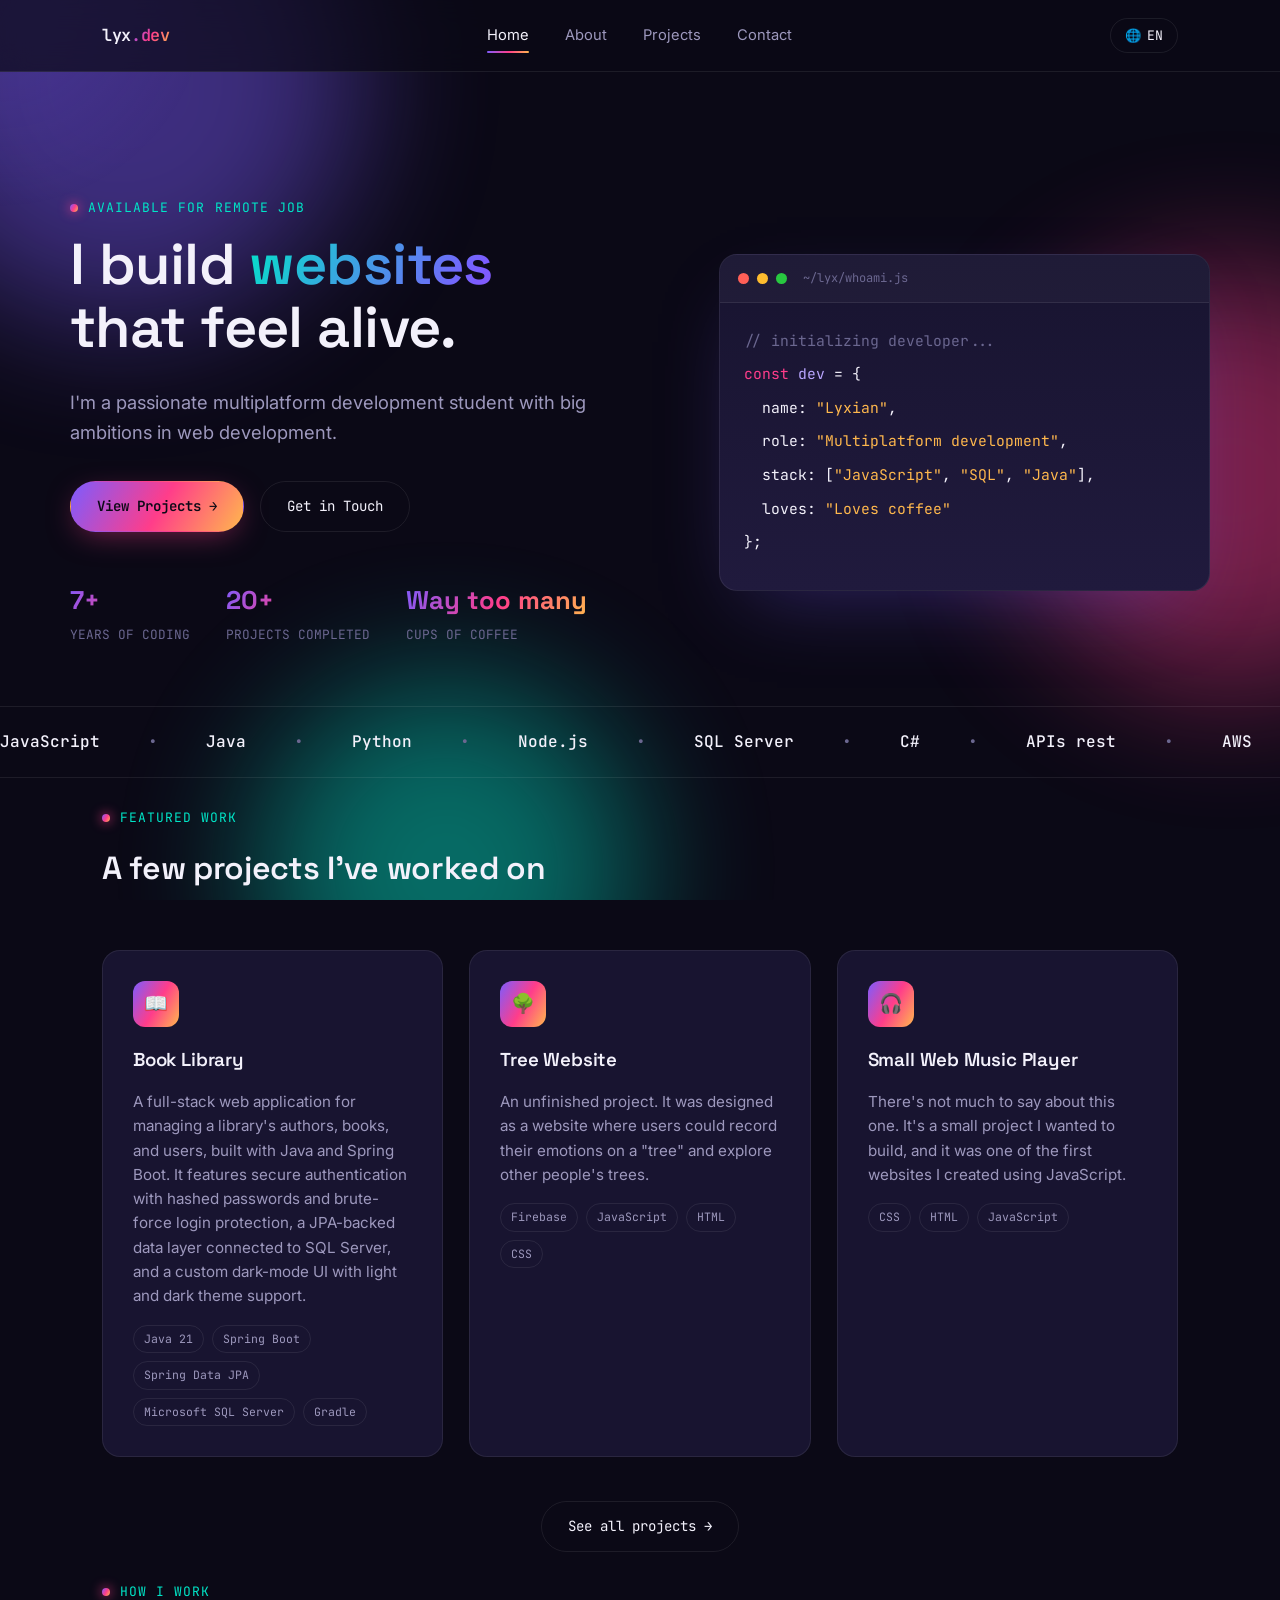
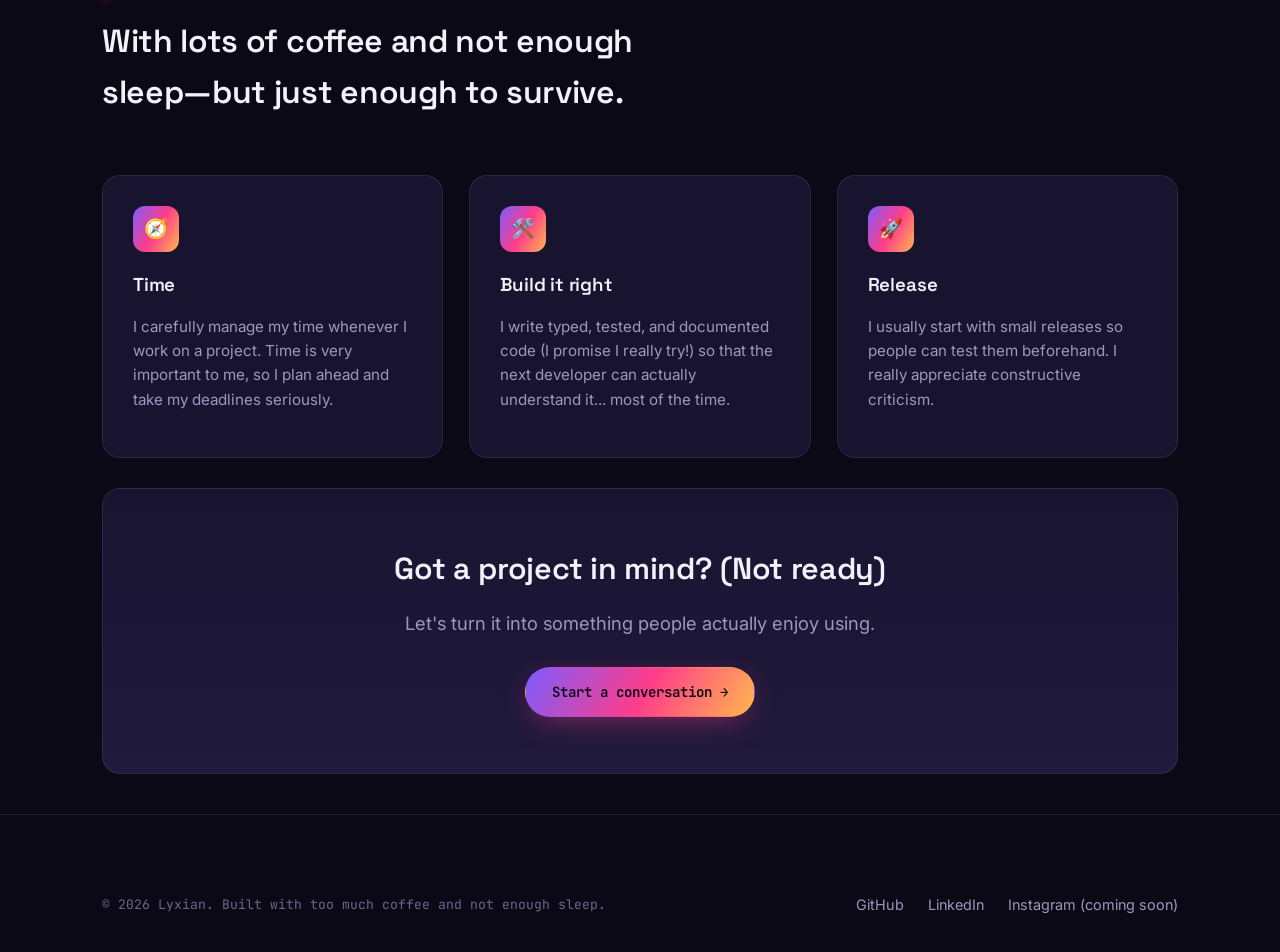
<file: index.html>
<!doctype html>
<html lang="en">
	<head>
		<meta charset="UTF-8" />
		<meta name="viewport" content="width=device-width, initial-scale=1.0" />
		<title>Portfolio Lyx</title>
		<link rel="preconnect" href="https://fonts.googleapis.com" />
		<link
			href="https://fonts.googleapis.com/css2?family=Space+Grotesk:wght@500;600;700&family=Inter:wght@400;500;600&family=JetBrains+Mono:wght@400;500;600&display=swap"
			rel="stylesheet"
		/>
		<link rel="stylesheet" href="./Style/style.css" />
	</head>
	<body>
		<div class="blobs">
			<div class="blob blob-1"></div>
			<div class="blob blob-2"></div>
			<div class="blob blob-3"></div>
		</div>
		<div class="cursor-glow"></div>

		<header class="site-nav">
			<div class="nav-inner">
				<a href="index.html" class="logo">lyx<span>.dev</span></a>
				<nav class="nav-links">
					<a href="index.html" data-i18n="nav_home">Home</a>
					<a href="./Others/about.html" data-i18n="nav_about">About</a>
					<a href="./Others/projects.html" data-i18n="nav_projects">Projects</a>
					<a href="./Others/contact.html" data-i18n="nav_contact">Contact</a>
				</nav>
				<button class="nav-toggle" aria-label="Toggle menu">☰</button>
			</div>
		</header>

		<main>
			<section class="hero wrap">
				<div>
					<p class="eyebrow" data-i18n="hero_eyebrow">
						AVAILABLE FOR REMOTE JOB
					</p>
					<h1 style="font-size: clamp(2.4rem, 5vw, 3.6rem); line-height: 1.1">
						<span data-i18n="hero_title_1">I build</span>
						<span class="gradient-text" data-i18n="hero_title_2">websites</span
						><br />
						<span data-i18n="hero_title_3">that feel alive.</span>
					</h1>

					<p class="lead" data-i18n="hero_lead">
						I'm a passionate multiplatform development student with big
						ambitions in web development.
					</p>

					<div class="hero-actions">
						<a
							href="./Others/projects.html"
							class="btn btn-primary"
							data-i18n="btn_view_projects"
							>View Projects →</a
						>
						<a
							href="./Others/projects.html"
							class="btn btn-ghost"
							data-i18n="btn_get_in_touch"
							>Get in Touch</a
						>
					</div>

					<div class="hero-stats">
						<div>
							<strong>7+</strong
							><span data-i18n="stat_years">YEARS OF CODING</span>
						</div>
						<div>
							<strong>20+</strong
							><span data-i18n="stat_projects">PROJECTS COMPLETED</span>
						</div>
						<div>
							<strong>Way too many</strong
							><span data-i18n="stat_clients">CUPS OF COFFEE</span>
						</div>
					</div>
				</div>

				<div class="terminal">
					<div class="terminal-bar">
						<span class="dot dot-1"></span>
						<span class="dot dot-2"></span>
						<span class="dot dot-3"></span>
						<span class="terminal-title">~/lyx/whoami.js</span>
					</div>
					<div class="terminal-body" id="terminal-lines"></div>
				</div>
			</section>

			<div class="marquee">
				<div class="marquee-track">
					<span
						><b>JavaScript</b> • <b>Java</b> • <b>Python</b> • <b>Node.js</b> •
						<b>SQL Server</b> • <b>C#</b> • <b>APIs rest</b> • <b>AWS</b> •<b
							>AI</b
						>
						• <b>Unity</b> • <b>CSS</b> • <b>html</b> • <b>React</b> •
					</span>
					<span
						><b>JavaScript</b> • <b>Java</b> • <b>Python</b> • <b>Node.js</b> •
						<b>SQL Server</b> • <b>C#</b> • <b>Docker</b> • <b>AWS</b> •
						<b>AI</b> •
					</span>
				</div>
			</div>

			<section class="wrap">
				<div class="section-head reveal">
					<p class="eyebrow" data-i18n="featured_eyebrow">FEATURED WORK</p>
					<h2 style="font-size: 2rem" data-i18n="featured_title">
						A few projects I've worked on
					</h2>
				</div>

				<div class="grid grid-3">
					<div class="card card-glow reveal">
						<div class="icon-tile">📖</div>
						<h3 data-i18n="proj1_title">Book Library</h3>

						<p style="color: var(--text-dim); font-size: 0.95rem">
							<span data-i18n="proj1_desc">
								A full-stack web application for managing a library's authors,
								books, and users, built with Java and Spring Boot. It features
								secure authentication with hashed passwords and brute-force
								login protection, a JPA-backed data layer connected to SQL
								Server, and a custom dark-mode UI with light and dark theme
								support.
							</span>
						</p>

						<div
							style="margin-top: 16px; display: flex; gap: 8px; flex-wrap: wrap"
						>
							<span class="tag">Java 21</span>
							<span class="tag">Spring Boot</span>
							<span class="tag">Spring Data JPA</span>
							<span class="tag">Microsoft SQL Server</span>
							<span class="tag">Gradle</span>
						</div>
					</div>

					<div class="card card-glow reveal">
						<div class="icon-tile">🌳</div>
						<h3 data-i18n="proj2_title">Memory tree</h3>

						<p style="color: var(--text-dim); font-size: 0.95rem">
							<span data-i18n="proj2_desc">
								An unfinished project. It was designed as a website where users
								could record their emotions on a "tree" and explore other
								people's trees.
							</span>
						</p>

						<div
							style="margin-top: 16px; display: flex; gap: 8px; flex-wrap: wrap"
						>
							<span class="tag">Firebase</span>
							<span class="tag">JavaScript</span>
							<span class="tag">HTML</span>
							<span class="tag">CSS</span>
						</div>
					</div>

					<div class="card card-glow reveal">
						<div class="icon-tile">🎧</div>
						<h3 data-i18n="proj3_title">Small Web Music Player</h3>

						<p style="color: var(--text-dim); font-size: 0.95rem">
							<span data-i18n="proj3_desc">
								There's not much to say about this one. It's a small project I
								wanted to build, and it was one of the first websites I created
								using JavaScript.
							</span>
						</p>

						<div
							style="margin-top: 16px; display: flex; gap: 8px; flex-wrap: wrap"
						>
							<span class="tag">CSS</span>
							<span class="tag">HTML</span>
							<span class="tag">JavaScript</span>
						</div>
					</div>
				</div>

				<div style="text-align: center; margin-top: 44px">
					<a
						href="./Others/projects.html"
						class="btn btn-ghost"
						data-i18n="btn_see_all"
						>See all projects →</a
					>
				</div>
			</section>

			<section class="wrap">
				<div class="section-head reveal">
					<p class="eyebrow" data-i18n="how_eyebrow">HOW I WORK</p>
					<h2 style="font-size: 2rem" data-i18n="how_title">
						With lots of coffee and not enough sleep but just enough to survive!.
					</h2>
				</div>

				<div class="grid grid-3">
					<div class="card reveal">
						<div class="icon-tile">🧭</div>
						<h3 data-i18n="how1_title">Time</h3>

						<p style="color: var(--text-dim); font-size: 0.95rem">
							<span data-i18n="how1_desc">
								I carefully manage my time whenever I work on a project. Time is
								very important to me, so I plan ahead and take my deadlines
								seriously.
							</span>
						</p>
					</div>

					<div class="card reveal">
						<div class="icon-tile">🛠️</div>
						<h3 data-i18n="how2_title">Build it right</h3>

						<p style="color: var(--text-dim); font-size: 0.95rem">
							<span data-i18n="how2_desc">
								I write typed, tested, and documented code (I promise I really
								try!) so that the next developer can actually understand it...
								most of the time.
							</span>
						</p>
					</div>

					<div class="card reveal">
						<div class="icon-tile">🚀</div>
						<h3 data-i18n="how3_title">Release</h3>

						<p style="color: var(--text-dim); font-size: 0.95rem">
							<span data-i18n="how3_desc">
								I usually start with small releases so people can test them
								beforehand. I really appreciate constructive criticism.
							</span>
						</p>
					</div>
				</div>
			</section>

			<section class="wrap">
				<div
					class="card reveal"
					style="
						text-align: center;
						padding: 56px 32px;
						background: linear-gradient(
							180deg,
							var(--surface),
							var(--surface-2)
						);
					"
				>
					<h2 style="font-size: 1.9rem" data-i18n="cta_title">
						Got a project in mind? (Not ready)
					</h2>

					<p class="lead" style="margin: 0 auto 28px" data-i18n="cta_lead">
						Let's turn it into something people actually enjoy using.
					</p>

					<a
						href="./Others/contact.html"
						class="btn btn-primary"
						data-i18n="btn_start_convo"
					>
						Start a conversation →
					</a>
				</div>
			</section>
		</main>

		<footer>
			<div class="wrap footer-inner">
				<div class="footer-note" data-i18n="footer_note">
					© 2026 Lyxian. Built with too much coffee and not enough sleep.
				</div>

				<div class="footer-links">
					<a href="https://github.com/Lyxian0906">GitHub</a>
					<a href="https://www.linkedin.com/in/alba-manzano-lópez">LinkedIn</a>
					<a href="">Instagram (coming soon)</a>
				</div>
			</div>
		</footer>

		<script src="./Script/translations.js"></script>
		<script src="./Script/i18n.js"></script>
		<script src="./Script/script.js"></script>
	</body>
</html>
</file>
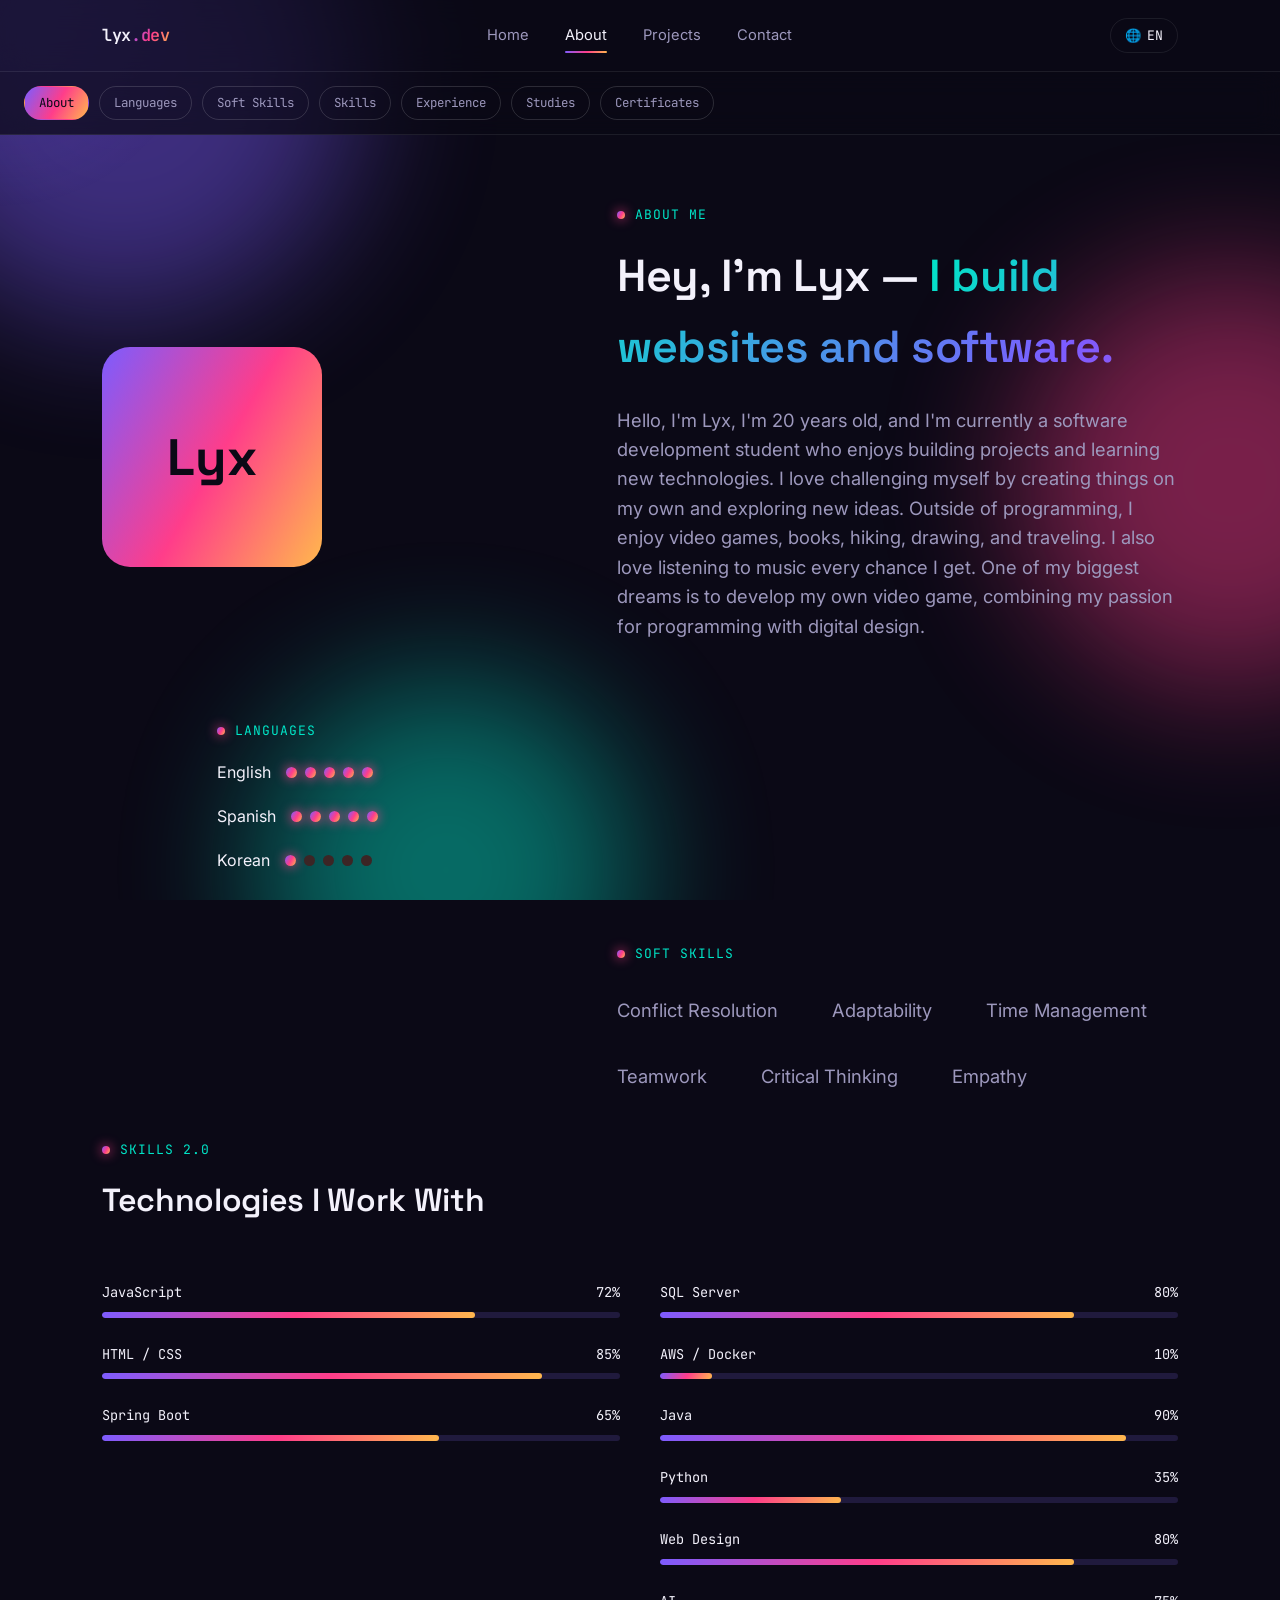
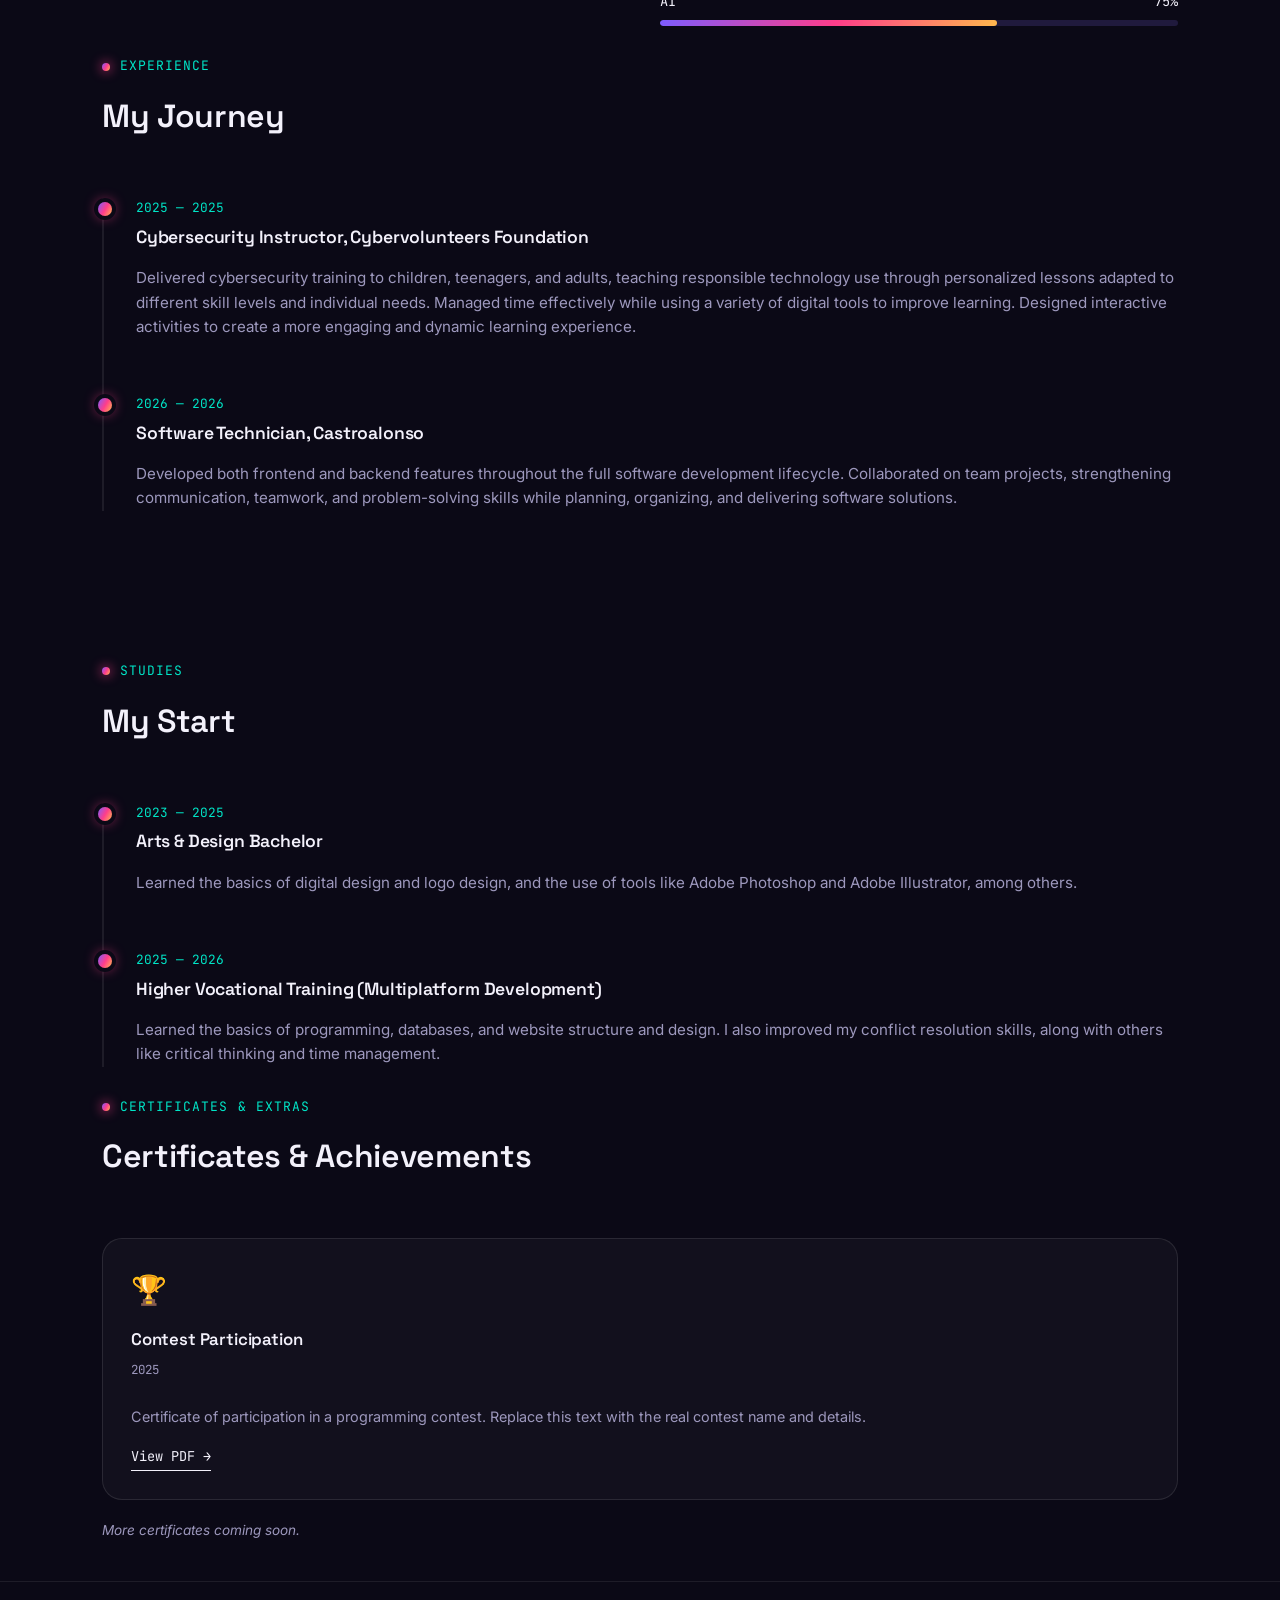
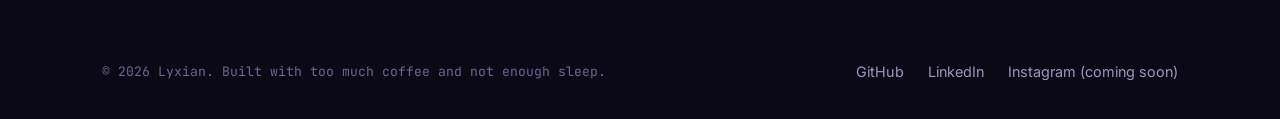
<file: about.html>
<!doctype html>
<html lang="en">
	<head>
		<meta charset="UTF-8" />
		<meta name="viewport" content="width=device-width, initial-scale=1.0" />
		<title>About — Lyxian</title>

		<link rel="preconnect" href="https://fonts.googleapis.com" />
		<link
			href="https://fonts.googleapis.com/css2?family=Space+Grotesk:wght@500;600;700&family=Inter:wght@400;500;600&family=JetBrains+Mono:wght@400;500;600&display=swap"
			rel="stylesheet"
		/>

		<link rel="stylesheet" href="style.css" />

	</head>

	<body>
		<div class="blobs">
			<div class="blob blob-1"></div>
			<div class="blob blob-2"></div>
			<div class="blob blob-3"></div>
		</div>

		<div class="cursor-glow"></div>

		<header class="site-nav">
			<div class="nav-inner">
				<a href="index.html" class="logo">lyx<span>.dev</span></a>

				<nav class="nav-links">
					<a href="index.html" data-i18n="nav_home">Home</a>
					<a href="about.html" data-i18n="nav_about">About</a>
					<a href="projects.html" data-i18n="nav_projects">Projects</a>
					<a href="contact.html" data-i18n="nav_contact">Contact</a>
				</nav>

				<button class="nav-toggle" aria-label="Toggle menu">☰</button>
			</div>
		</header>

		<nav class="quick-nav" aria-label="Section quick navigation">
			<a href="#about-me" data-i18n="qnav_about">About</a>
			<a href="#languages" data-i18n="qnav_langs">Languages</a>
			<a href="#soft-skills" data-i18n="qnav_soft">Soft Skills</a>
			<a href="#tech-skills" data-i18n="qnav_tech">Skills</a>
			<a href="#experience" data-i18n="qnav_exp">Experience</a>
			<a href="#studies" data-i18n="qnav_stu">Studies</a>
			<a href="#certificates" data-i18n="qnav_cert">Certificates</a>
		</nav>

		<main>
			<section
				id="about-me"
				class="wrap"
				style="
					padding-top: 40px;
					display: grid;
					grid-template-columns: 0.9fr 1.1fr;
					gap: 56px;
					align-items: center;
				"
			>
				<div class="reveal">
					<div
						style="
							width: 220px;
							height: 220px;
							border-radius: 28px;
							background: var(--gradient-main);
							display: flex;
							align-items: center;
							justify-content: center;
							font-family: var(--font-display);
							font-size: 3.2rem;
							font-weight: 700;
							margin-bottom: 400px;
							color: #0b0916;
						"
					>
						Lyx
					</div>
				</div>

				<div class="reveal">
					<p class="eyebrow" data-i18n="about_eyebrow">ABOUT ME</p>

					<h1 style="font-size: clamp(2rem, 4vw, 2.8rem)">
						<span data-i18n="about_title_1"> Hey, I'm Lyx — </span>

						<span class="gradient-text" data-i18n="about_title_2">
							I build websites and software.
						</span>
					</h1>

					<p class="lead" style="max-width: 640px" data-i18n="about_lead">
						Hello, I'm Lyx, I'm 20 years old, I'm currently a software development student who enjoys building
						projects and learning new technologies. I love challenging myself by
						creating things on my own and exploring new ideas. Outside of
						programming, I enjoy video games, books, hiking, drawing and traveling.
						I also love listening to music at every time I can.
						One of my biggest dreams is to develop my own video game, combining my
						passion for programming with digital design.
					</p>
					<div class="reveal" id="languages">
					<p class="eyebrow2" data-i18n="lang_eyebrow">Languages</p>

						<p class="lead" style="max-width: 640px">
							<div class="language-item">
  								<span class="language-name" data-i18n="lang_name_en">English</span>
  									<div class="dots-container">
   										 <span class="dot active"></span>
   										 <span class="dot active"></span>
    									 <span class="dot active"></span>
  										 <span class="dot active"></span>
    									 <span class="dot active"></span> <!-- Empty dot -->
  									</div>
								</div>
						</p>
						<p class="lead" style="max-width: 640px">
							<div class="language-item">
  								<span class="language-name" data-i18n="lang_name_es">Spanish</span>
  									<div class="dots-container">
   										 <span class="dot active"></span>
   										 <span class="dot active"></span>
    									 <span class="dot active"></span>
  										 <span class="dot active"></span>
    									 <span class="dot active"></span> <!-- Empty dot -->
  									</div>
								</div>
						</p>

						<p class="lead" style="max-width: 640px">
							<div class="language-item">
  								<span class="language-name" data-i18n="lang_name_ko">Korean</span>
  									<div class="dots-container">
   										 <span class="dot active"></span>
   										 <span class="dot"></span>
    									 <span class="dot"></span>
  										 <span class="dot"></span>
    									 <span class="dot"></span> <!-- Empty dot -->
  									</div>
							</div>
						</p>
					</h1>
				</div>

				<div class="reveal" id="soft-skills">
					<p class="eyebrow3" data-i18n="others_eyebrow">Soft Skills</p>
					<div class="skills-grid">
					<p class="lead" style="max-width: 640px" data-i18n="skills1_lead">Conflict Resolution</p>
					<p class="lead" style="max-width: 640px" data-i18n="skills2_lead">Adaptability</p>	
					<p class="lead" style="max-width: 640px" data-i18n="skills3_lead">Time Management</p>	
					</div>
					<div class="skills-grid2">
					<p class="lead" style="max-width: 640px" data-i18n="skills4_lead">Teamwork</p>
					<p class="lead" style="max-width: 640px" data-i18n="skills5_lead">Critical Thinking</p>	
					<p class="lead" style="max-width: 640px" data-i18n="skills6_lead">Empathy</p>	
					</div>
				</div>

			</section>
			<section class="wrap" id="tech-skills">
				<div class="section-head reveal">
					<p class="eyebrow" data-i18n="skills_eyebrow">SKILLS 2.0</p>
					<h2 style="font-size: 2rem" data-i18n="skills_title">
						Technologies I Work With
					</h2>
				</div>

				<div class="grid grid-2" style="gap: 40px">
					<div>
						<div class="skill-bar reveal" style="--pct: 72%">
							<div
								style="
									display: flex;
									justify-content: space-between;
									font-family: var(--font-mono);
									font-size: 0.85rem;
								"
							>
								<span>JavaScript</span><span>72%</span>
							</div>
							<div class="skill-bar-track">
								<div class="skill-bar-fill"></div>
							</div>
						</div>

						<div class="skill-bar reveal" style="--pct: 85%; margin-top: 26px">
							<div
								style="
									display: flex;
									justify-content: space-between;
									font-family: var(--font-mono);
									font-size: 0.85rem;
								"
							>
								<span>HTML / CSS</span><span>85%</span>
							</div>
							<div class="skill-bar-track">
								<div class="skill-bar-fill"></div>
							</div>
						</div>

						<div class="skill-bar reveal" style="--pct: 65%; margin-top: 26px">
							<div
								style="
									display: flex;
									justify-content: space-between;
									font-family: var(--font-mono);
									font-size: 0.85rem;
								"
							>
								<span>Spring Boot</span><span>65%</span>
							</div>
							<div class="skill-bar-track">
								<div class="skill-bar-fill"></div>
							</div>
						</div>

            
					</div>
          
					<div>
						<div class="skill-bar reveal" style="--pct: 80%">
							<div
								style="
									display: flex;
									justify-content: space-between;
									font-family: var(--font-mono);
									font-size: 0.85rem;
								"
							>
								<span>SQL Server</span><span>80%</span>
							</div>
							<div class="skill-bar-track">
								<div class="skill-bar-fill"></div>
							</div>
						</div>

						<div class="skill-bar reveal" style="--pct: 10%; margin-top: 26px">
							<div
								style="
									display: flex;
									justify-content: space-between;
									font-family: var(--font-mono);
									font-size: 0.85rem;
								"
							>
								<span>AWS / Docker</span><span>10%</span>
							</div>
							<div class="skill-bar-track">
								<div class="skill-bar-fill"></div>
							</div>
						</div>

						<div class="skill-bar reveal" style="--pct: 90%; margin-top: 26px">
							<div
								style="
									display: flex;
									justify-content: space-between;
									font-family: var(--font-mono);
									font-size: 0.85rem;
								"
							>
								<span>Java</span><span>90%</span>
							</div>
							<div class="skill-bar-track">
								<div class="skill-bar-fill"></div>
							</div>
						</div>

						<div class="skill-bar reveal" style="--pct: 35%; margin-top: 26px">
							<div
								style="
									display: flex;
									justify-content: space-between;
									font-family: var(--font-mono);
									font-size: 0.85rem;
								"
							>
								<span>Python</span><span>35%</span>
							</div>
							<div class="skill-bar-track">
								<div class="skill-bar-fill"></div>
							</div>
						</div>

						<div class="skill-bar reveal" style="--pct: 80%; margin-top: 26px">
							<div
								style="
									display: flex;
									justify-content: space-between;
									font-family: var(--font-mono);
									font-size: 0.85rem;
								"
							>
								<span>Web Design</span><span>80%</span>
							</div>
							<div class="skill-bar-track">
								<div class="skill-bar-fill"></div>
							</div>
						</div>
            <div class="skill-bar reveal" style="--pct: 65%; margin-top: 26px">
							<div
								style="
									display: flex;
									justify-content: space-between;
									font-family: var(--font-mono);
									font-size: 0.85rem;
								"
							>
								<span>AI</span><span>75%</span>
							</div>
							<div class="skill-bar-track">
								<div class="skill-bar-fill"></div>
							</div>
					</div>
				</div>
			</section>

			<section class="wrap" id="experience">
				<div class="section-head reveal">
					<p class="eyebrow" data-i18n="exp_eyebrow">EXPERIENCE</p>
					<h2 style="font-size: 2rem" data-i18n="exp_title">My Journey</h2>
				</div>

				<div class="timeline reveal">
					<div class="timeline-item">
						<div class="timeline-year">2025 — 2025</div>

						<h3
							style="font-size: 1.1rem; margin-bottom: 4px"
							data-i18n="exp1_role"
						>
							Cybersecurity Instructor, Cybervolunteers Foundation
						</h3>

						<p style="color: var(--text-dim); font-size: 0.95rem">
							<span data-i18n="exp1_desc">
								Delivered cybersecurity training to children, teenagers, and
								adults, teaching responsible technology use through personalized
								lessons adapted to different skill levels and individual needs.
								Managed time effectively while using a variety of digital tools
								to improve learning. Designed interactive activities to create a
								more engaging and dynamic learning experience.
							</span>
						</p>
					</div>

					<div class="timeline-item">
						<div class="timeline-year">2026 — 2026</div>

						<h3
							style="font-size: 1.1rem; margin-bottom: 4px"
							data-i18n="exp2_role"
						>
							Software Technician, Castroalonso
						</h3>

						<p style="color: var(--text-dim); font-size: 0.95rem">
							<span data-i18n="exp2_desc">
								Developed both frontend and backend features throughout the full
								software development lifecycle. Collaborated on team projects,
								strengthening communication, teamwork, and problem-solving
								skills while planning, organizing, and delivering software
								solutions.
							</span>
						</p>
					</div>
				</div>
			</section>


			<section class="wrap2" id="studies">
				<div class="section-head reveal">
					<p class="eyebrow" data-i18n="stu_eyebrow">STUDIES</p>
					<h2 style="font-size: 2rem" data-i18n="stu_title">My Start</h2>
				</div>

				<div class="timeline reveal">
					<div class="timeline-item">
						<div class="timeline-year">2023 — 2025</div>

						<h3
							style="font-size: 1.1rem; margin-bottom: 4px"
							data-i18n="stu1_role"
						>
							Arts & Design Bachellor
						</h3>

						<p style="color: var(--text-dim); font-size: 0.95rem">
							<span data-i18n="stu1_desc">
								Learned the bases of digital design, logo design, the use of tools like
								Adobe Photoshop, Adobe Ilustrator... and others
							</span>
						</p>
					</div>

					<div class="timeline-item">
						<div class="timeline-year">2025 — 2026</div>

						<h3
							style="font-size: 1.1rem; margin-bottom: 4px"
							data-i18n="stu2_role">

							Higher Vocational Training (Multiplatform Development)
						</h3>

						<p style="color: var(--text-dim); font-size: 0.95rem">
							<span data-i18n="stu2_desc">
								Learned about basic programming, database, website structure and design,
								I also improved my conflict resolution skills, and others like tecnical thinking
								time management...
							</span>
						</p>
					</div>
				</div>
			</section>
			<section class="wrap" id="certificates">
				<div class="section-head reveal">
					<p class="eyebrow" data-i18n="cert_eyebrow">CERTIFICATES &amp; EXTRAS</p>
					<h2 style="font-size: 2rem" data-i18n="cert_title">
						Certificates &amp; Achievements
					</h2>
				</div>

				<div class="cert-grid reveal">
					<div class="cert-card">
						<div class="cert-icon">🏆</div>
						<h3 data-i18n="cert1_title">Contest Participation</h3>
						<div class="cert-date">2025</div>
						<p data-i18n="cert1_desc">
							Certificate of participation in a Arduino contest
						</p>
						<a
							href="./Files/2026 Certificado de participación Olimpiada IES nº1, CITIPA-COIIPA (2).pdf"
							target="_blank"
							rel="noopener"
							class="cert-link"
							data-i18n="cert_view"
							>View PDF →</a
						>
					</div>
				</div>

				<p class="cert-note" data-i18n="cert_note">
					More certificates coming soon.
				</p>
			</section>
		</main>

		<footer>
			<div class="wrap footer-inner">
				<div class="footer-note" data-i18n="footer_note">
					© 2026 Lyxian. Built with too much coffee and not enough sleep.
				</div>

				<div class="footer-links">
					<a href="https://github.com/Lyxian0906">GitHub</a>
					<a href="https://www.linkedin.com/in/alba-manzano-lópez">LinkedIn</a>
					<a href="">Instagram (coming soon)</a>
				</div>
			</div>
		</footer>

		<script src="translations.js"></script>
		<script src="i18n.js"></script>
		<script src="script.js"></script>

		<script>
			document.querySelectorAll(".skill-bar").forEach((bar) => {
				const obs = new IntersectionObserver(
					(entries) => {
						entries.forEach((e) => {
							if (e.isIntersecting) {
								bar.classList.add("in");
								obs.unobserve(bar);
							}
						});
					},
					{ threshold: 0.3 },
				);

				obs.observe(bar);
			});

			
			const navLinks = document.querySelectorAll(".quick-nav a");
			const navSections = Array.from(navLinks)
				.map((link) => document.querySelector(link.getAttribute("href")))
				.filter(Boolean);

			const navObs = new IntersectionObserver(
				(entries) => {
					entries.forEach((entry) => {
						const link = document.querySelector(
							`.quick-nav a[href="#${entry.target.id}"]`,
						);
						if (!link) return;
						if (entry.isIntersecting) {
							navLinks.forEach((l) => l.classList.remove("active"));
							link.classList.add("active");
						}
					});
				},
				{ rootMargin: "-100px 0px -70% 0px" },
			);

			navSections.forEach((section) => navObs.observe(section));
		</script>
	</body>
</html>
</file>
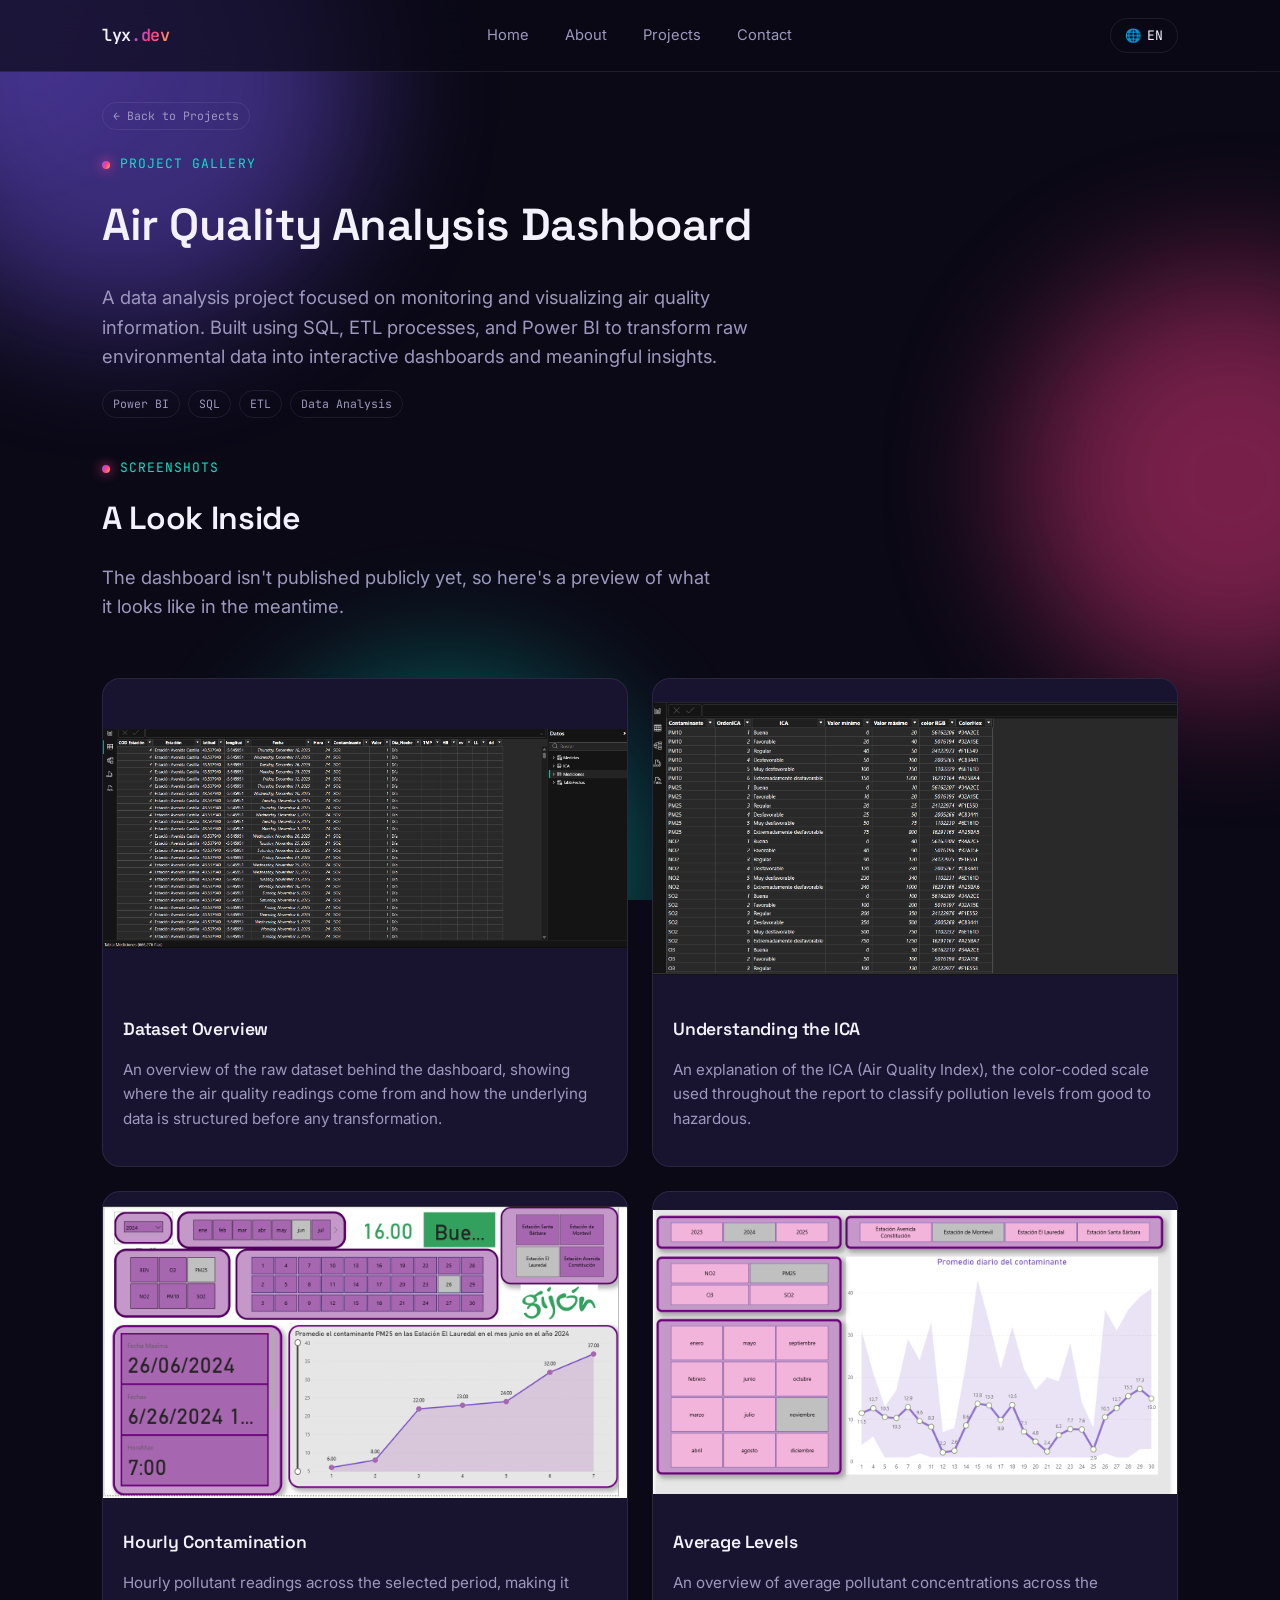
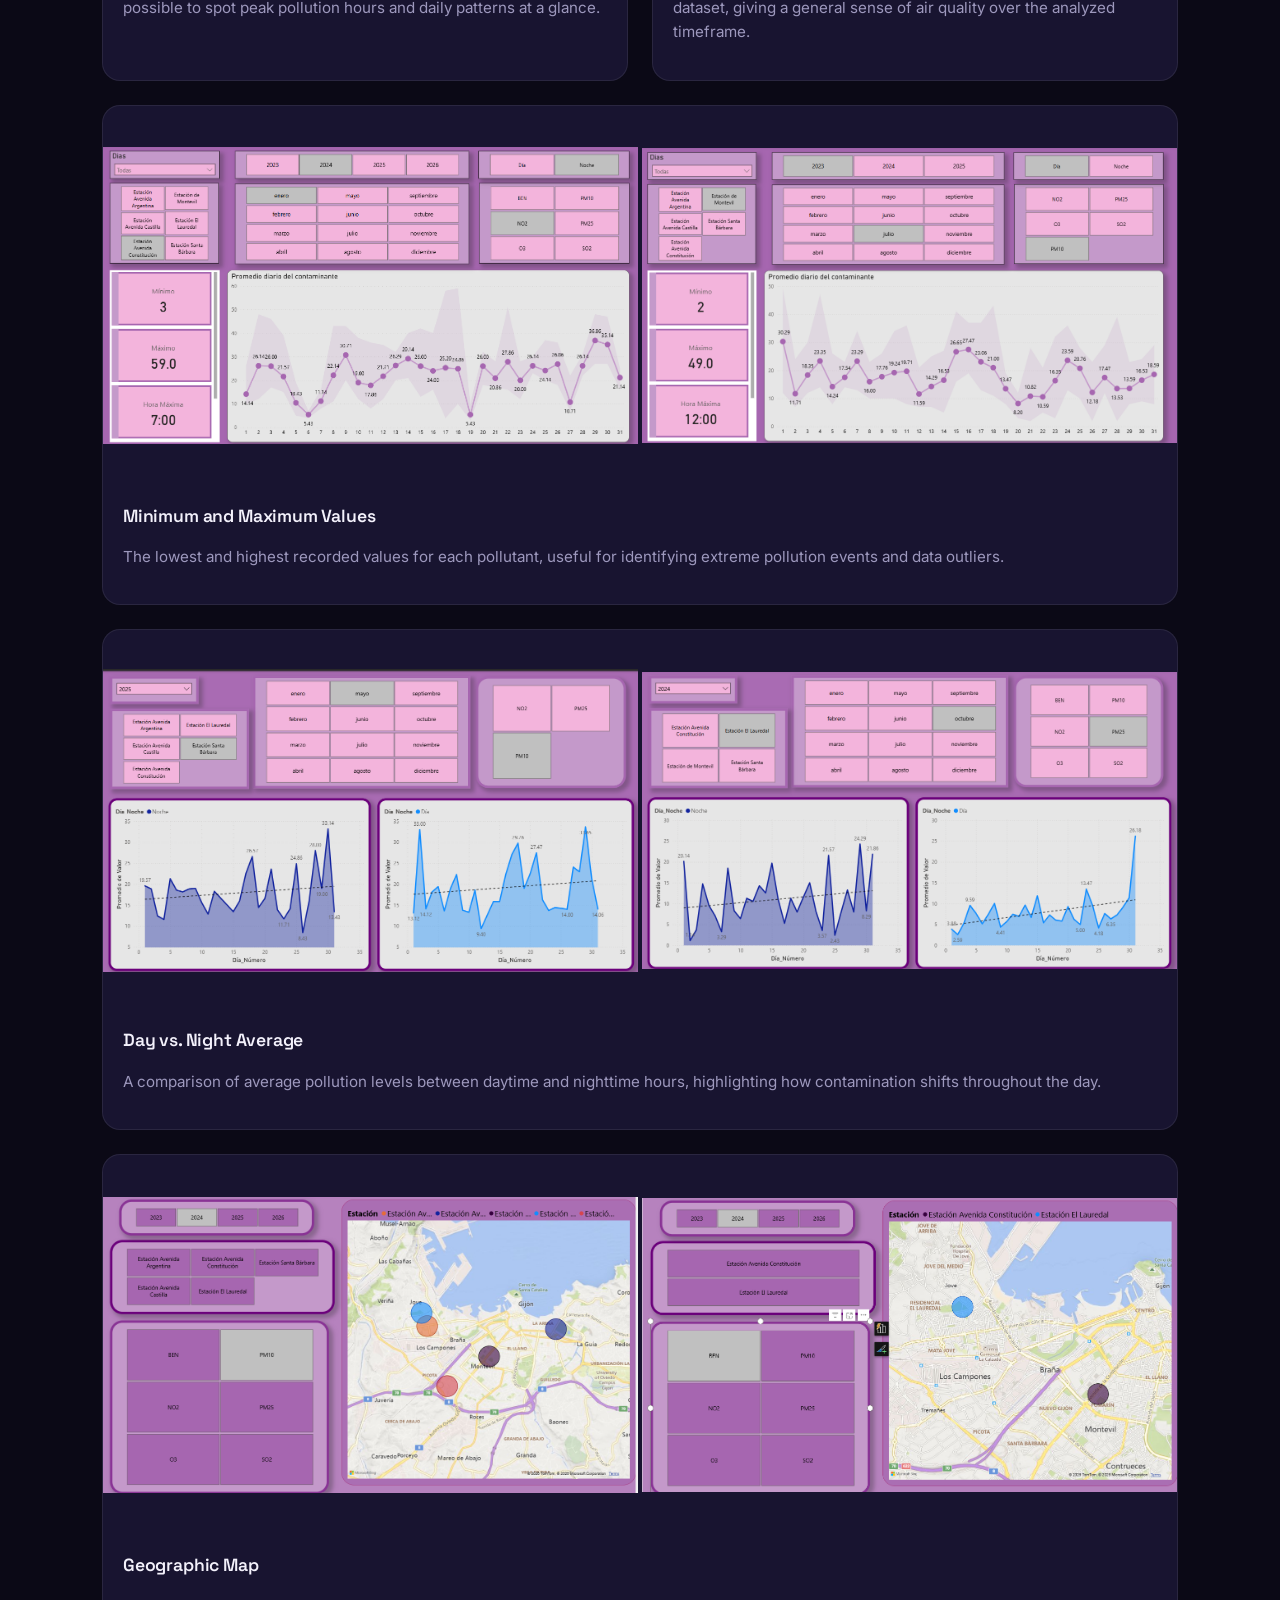
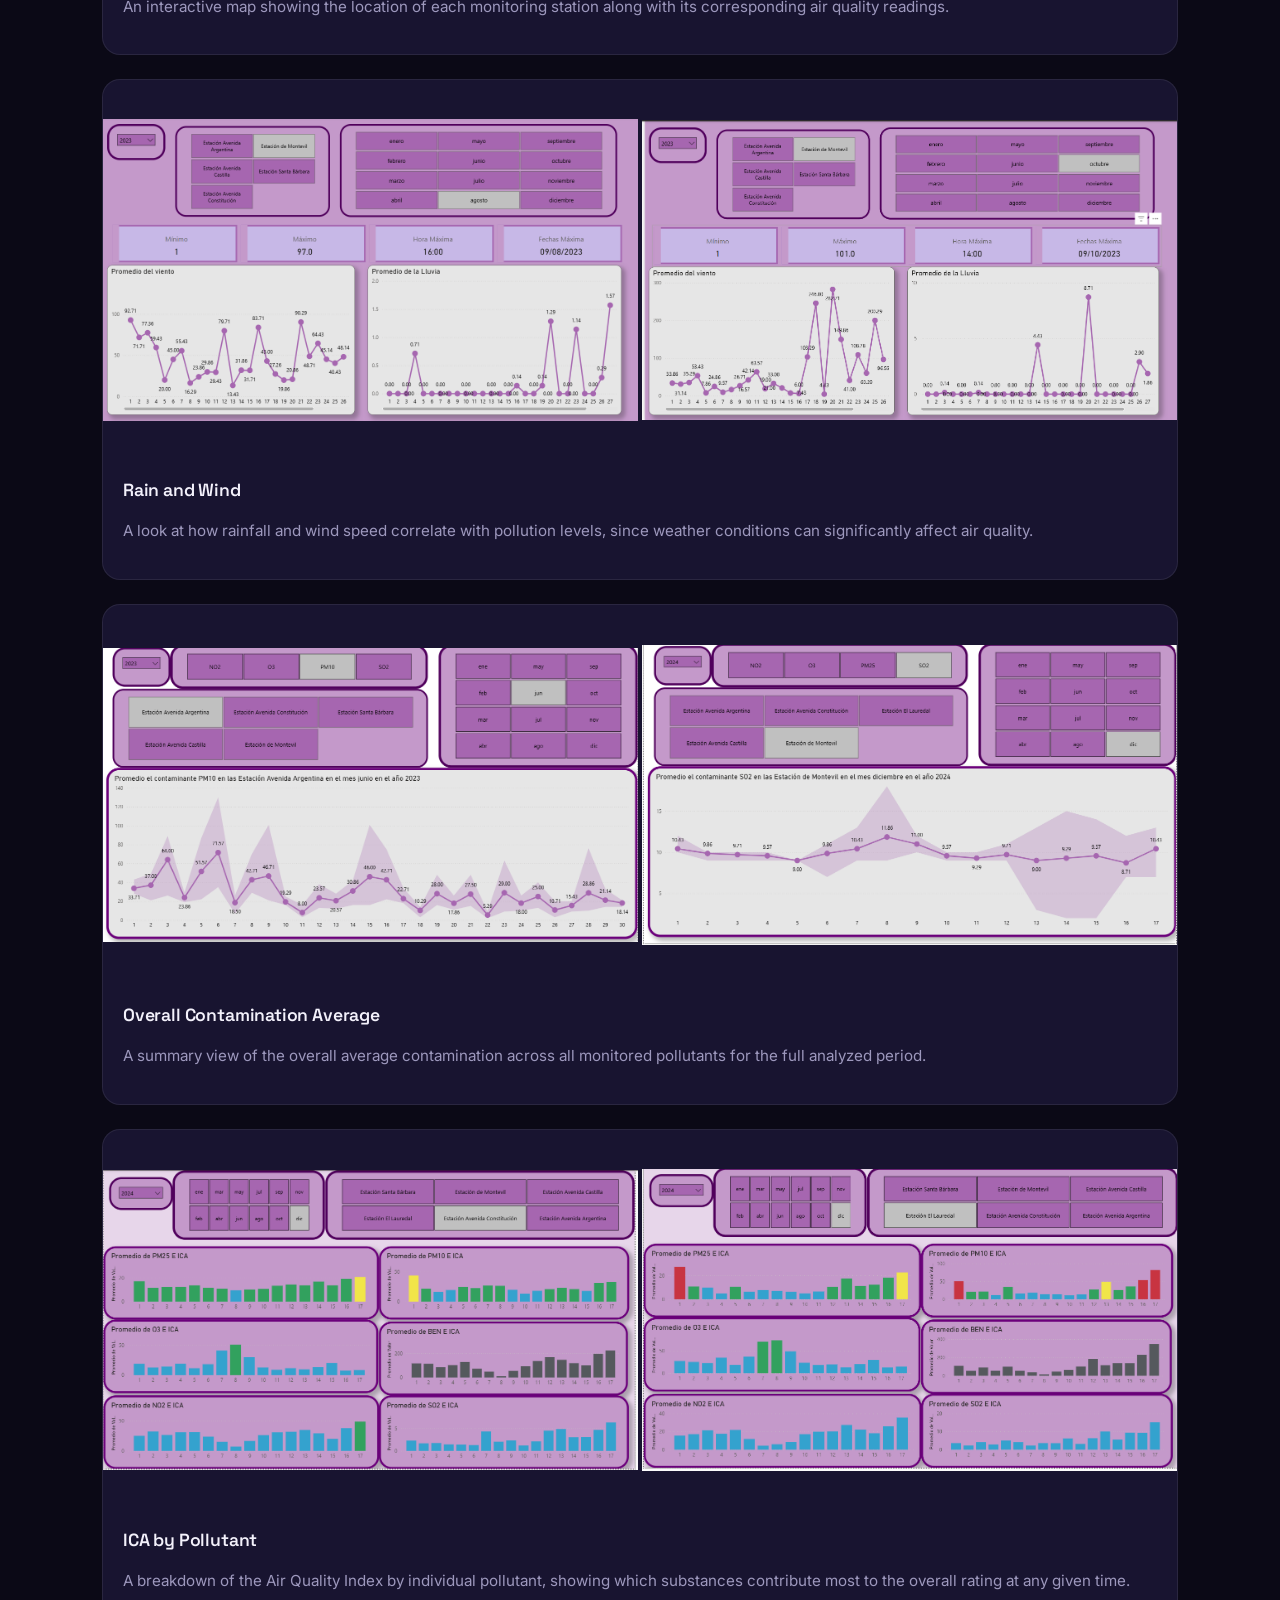
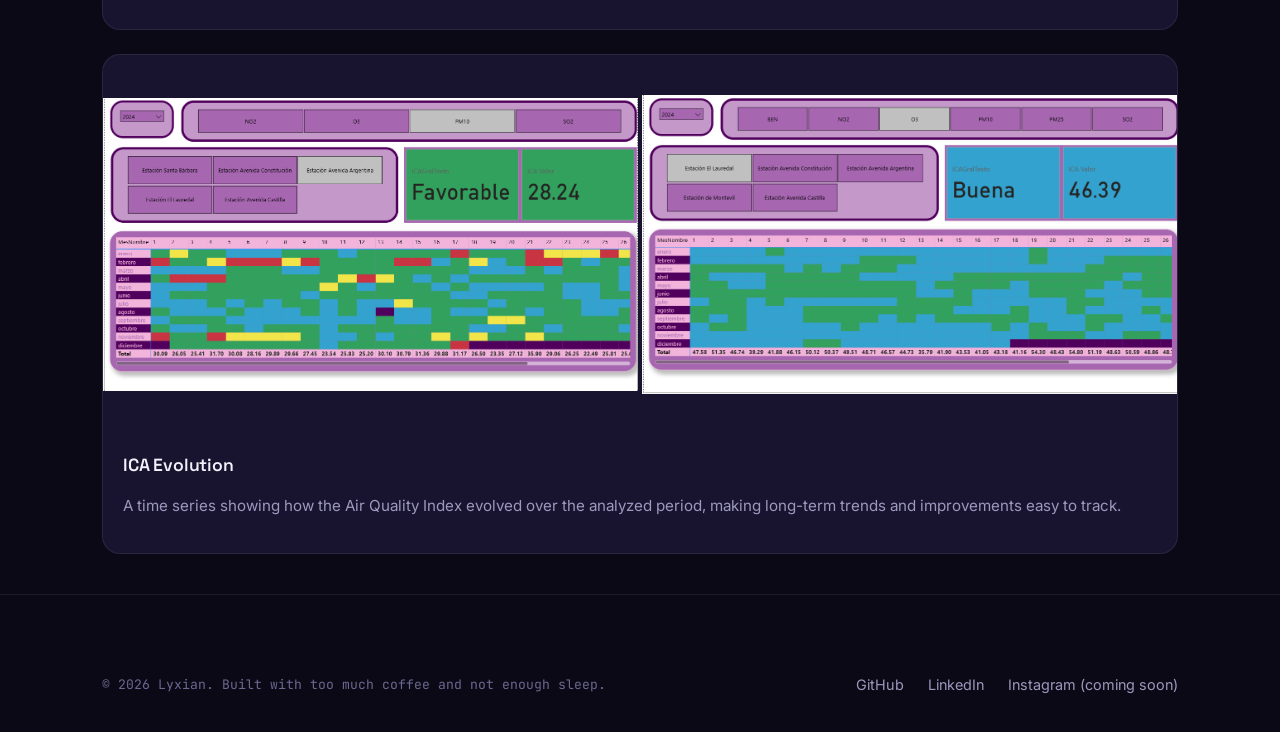
<file: airQuality.html>
<!doctype html>
<html lang="en">
	<head>
		<meta charset="UTF-8" />
		<meta name="viewport" content="width=device-width, initial-scale=1.0" />
		<title>Air Quality Analysis Dashboard — Lyxian</title>

		<link rel="preconnect" href="https://fonts.googleapis.com" />
		<link
			href="https://fonts.googleapis.com/css2?family=Space+Grotesk:wght@500;600;700&family=Inter:wght@400;500;600&family=JetBrains+Mono:wght@400;500;600&display=swap"
			rel="stylesheet"
		/>

		<link rel="stylesheet" href="style.css" />
	</head>

	<body>
		<div class="blobs">
			<div class="blob blob-1"></div>
			<div class="blob blob-2"></div>
			<div class="blob blob-3"></div>
		</div>

		<div class="cursor-glow"></div>

		<header class="site-nav">
			<div class="nav-inner">
				<a href="index.html" class="logo">lyx<span>.dev</span></a>

				<nav class="nav-links">
					<a href="index.html" data-i18n="nav_home">Home</a>
					<a href="about.html" data-i18n="nav_about">About</a>
					<a href="projects.html" data-i18n="nav_projects">Projects</a>
					<a href="contact.html" data-i18n="nav_contact">Contact</a>
				</nav>

				<button class="nav-toggle" aria-label="Toggle menu">☰</button>
			</div>
		</header>

		<main>
			<section class="wrap" style="padding-bottom: 0">
				<a
					href="projects.html"
					class="tag"
					style="
						display: inline-block;
						margin-bottom: 24px;
						text-decoration: none;
					"
					data-i18n="lib_back"
					>← Back to Projects</a
				>

				<p class="eyebrow reveal" data-i18n="qua_eyebrow">PROJECT GALLERY</p>

				<h1
					class="reveal"
					style="font-size: clamp(2rem, 4vw, 2.8rem); max-width: 680px"
				>
					<span data-i18n="p5_title">Air Quality Analysis Dashboard</span>
				</h1>

				<p class="lead reveal" style="max-width: 680px" data-i18n="p5_desc">
					A data analysis project focused on monitoring and visualizing air
					quality information. Built using SQL, ETL processes, and Power BI to
					transform raw environmental data into interactive dashboards and
					meaningful insights.
				</p>

				<div
					style="
						margin-top: 16px;
						margin-bottom: 40px;
						display: flex;
						gap: 8px;
						flex-wrap: wrap;
					"
				>
					<span class="tag">Power BI</span>
					<span class="tag">SQL</span>
					<span class="tag">ETL</span>
					<span class="tag">Data Analysis</span>
				</div>
			</section>

			<section class="wrap" style="padding-top: 0">
				<div class="section-head reveal">
					<p class="eyebrow" data-i18n="qua_gallery_eyebrow">SCREENSHOTS</p>
					<h2 style="font-size: 2rem" data-i18n="lib_gallery_title">
						A Look Inside
					</h2>
					<p class="lead" style="max-width: 640px" data-i18n="qua_gallery_note">
						The dashboard isn't published publicly yet, so here's a preview of
						what it looks like in the meantime.
					</p>
				</div>

		
				<div class="grid grid-2" style="gap: 24px">
					<figure
						class="card card-glow reveal"
						style="margin: 0; padding: 0; overflow: hidden"
					>
						<img
							src="Images/ImagesAir/Data.png"
							alt="Air Quality Dashboard — dataset overview"
							style="
								display: block;
								width: 100%;
								height: 320px;
								object-fit: contain;
								margin-bottom: 16px;
							"
						/>

						<div style="padding: 0 20px 20px 20px">
							<h3
								style="font-size: 1.1rem; margin-bottom: 8px"
								data-i18n="qua_shot1_title"
							>
								Dataset Overview
							</h3>
							<p
								style="color: var(--text-dim); font-size: 0.95rem"
								data-i18n="qua_shot1_desc"
							>
								An overview of the raw dataset behind the dashboard, showing
								where the air quality readings come from and how the
								underlying data is structured before any transformation.
							</p>
						</div>
					</figure>

					<figure
						class="card card-glow reveal"
						style="margin: 0; padding: 0; overflow: hidden"
					>
						<img
							src="Images/ImagesAir/ICAinfo.png"
							alt="Air Quality Dashboard — understanding the ICA"
							style="
								display: block;
								width: 100%;
								height: 320px;
								object-fit: contain;
								margin-bottom: 16px;
							"
						/>

						<div style="padding: 0 20px 20px 20px">
							<h3
								style="font-size: 1.1rem; margin-bottom: 8px"
								data-i18n="qua_shot2_title"
							>
								Understanding the ICA
							</h3>
							<p
								style="color: var(--text-dim); font-size: 0.95rem"
								data-i18n="qua_shot2_desc"
							>
								An explanation of the ICA (Air Quality Index), the
								color-coded scale used throughout the report to classify
								pollution levels from good to hazardous.
							</p>
						</div>
					</figure>

					<figure
						class="card card-glow reveal"
						style="margin: 0; padding: 0; overflow: hidden"
					>
						<img
							src="Images/ImagesAir/1page.png"
							alt="Air Quality Dashboard — hourly contamination"
							style="
								display: block;
								width: 100%;
								height: 320px;
								object-fit: contain;
								margin-bottom: 16px;
							"
						/>

						<div style="padding: 0 20px 20px 20px">
							<h3
								style="font-size: 1.1rem; margin-bottom: 8px"
								data-i18n="qua_shot3_title"
							>
								Hourly Contamination
							</h3>
							<p
								style="color: var(--text-dim); font-size: 0.95rem"
								data-i18n="qua_shot3_desc"
							>
								Hourly pollutant readings across the selected period, making
								it possible to spot peak pollution hours and daily patterns
								at a glance.
							</p>
						</div>
					</figure>

					<figure
						class="card card-glow reveal"
						style="margin: 0; padding: 0; overflow: hidden"
					>
						<img
							src="Images/ImagesAir/2page.png"
							alt="Air Quality Dashboard — average levels"
							style="
								display: block;
								width: 100%;
								height: 320px;
								object-fit: contain;
								margin-bottom: 16px;
							"
						/>
						<div style="padding: 0 20px 20px 20px">
							<h3
								style="font-size: 1.1rem; margin-bottom: 8px"
								data-i18n="qua_shot4_title"
							>
								Average Levels
							</h3>
							<p
								style="color: var(--text-dim); font-size: 0.95rem"
								data-i18n="qua_shot4_desc"
							>
								An overview of average pollutant concentrations across the
								dataset, giving a general sense of air quality over the
								analyzed timeframe.
							</p>
						</div>
					</figure>

					<figure
						class="card card-glow reveal"
						style="margin: 0; padding: 0; overflow: hidden; grid-column: 1 / -1"
					>
						<div
							style="
								display: grid;
								grid-template-columns: repeat(2, 1fr);
								gap: 4px;
								margin-bottom: 16px;
							"
						>
							<img
								src="Images/ImagesAir/3page.png"
								alt="Air Quality Dashboard — minimum and maximum values 1"
								style="
									display: block;
									width: 100%;
									height: 380px;
									object-fit: contain;
								"
							/>
							<img
								src="Images/ImagesAir/3.1page.png"
								alt="Air Quality Dashboard — minimum and maximum values 2"
								style="
									display: block;
									width: 100%;
									height: 380px;
									object-fit: contain;
								"
							/>
						</div>
						<div style="padding: 0 20px 20px 20px">
							<h3
								style="font-size: 1.1rem; margin-bottom: 8px"
								data-i18n="qua_shot5_title"
							>
								Minimum and Maximum Values
							</h3>
							<p
								style="color: var(--text-dim); font-size: 0.95rem"
								data-i18n="qua_shot5_desc"
							>
								The lowest and highest recorded values for each pollutant,
								useful for identifying extreme pollution events and data
								outliers.
							</p>
						</div>
					</figure>

					<figure
						class="card card-glow reveal"
						style="margin: 0; padding: 0; overflow: hidden; grid-column: 1 / -1"
					>
						<div
							style="
								display: grid;
								grid-template-columns: repeat(2, 1fr);
								gap: 4px;
								margin-bottom: 16px;
							"
						>
							<img
								src="Images/ImagesAir/4page.png"
								alt="Air Quality Dashboard — day vs. night average 1"
								style="
									display: block;
									width: 100%;
									height: 380px;
									object-fit: contain;
								"
							/>
							<img
								src="Images/ImagesAir/4.1page.png"
								alt="Air Quality Dashboard — day vs. night average 2"
								style="
									display: block;
									width: 100%;
									height: 380px;
									object-fit: contain;
								"
							/>
						</div>
						<div style="padding: 0 20px 20px 20px">
							<h3
								style="font-size: 1.1rem; margin-bottom: 8px"
								data-i18n="qua_shot6_title"
							>
								Day vs. Night Average
							</h3>
							<p
								style="color: var(--text-dim); font-size: 0.95rem"
								data-i18n="qua_shot6_desc"
							>
								A comparison of average pollution levels between daytime and
								nighttime hours, highlighting how contamination shifts
								throughout the day.
							</p>
						</div>
					</figure>

					<figure
						class="card card-glow reveal"
						style="margin: 0; padding: 0; overflow: hidden; grid-column: 1 / -1"
					>
						<div
							style="
								display: grid;
								grid-template-columns: repeat(2, 1fr);
								gap: 4px;
								margin-bottom: 16px;
							"
						>
							<img
								src="Images/ImagesAir/5map.png"
								alt="Air Quality Dashboard — geographic map 1"
								style="
									display: block;
									width: 100%;
									height: 380px;
									object-fit: contain;
								"
							/>
							<img
								src="Images/ImagesAir/5.1map.png"
								alt="Air Quality Dashboard — geographic map 2"
								style="
									display: block;
									width: 100%;
									height: 380px;
									object-fit: contain;
								"
							/>
						</div>
						<div style="padding: 0 20px 20px 20px">
							<h3
								style="font-size: 1.1rem; margin-bottom: 8px"
								data-i18n="qua_shot7_title"
							>
								Geographic Map
							</h3>
							<p
								style="color: var(--text-dim); font-size: 0.95rem"
								data-i18n="qua_shot7_desc"
							>
								An interactive map showing the location of each monitoring
								station along with its corresponding air quality readings.
							</p>
						</div>
					</figure>

					<figure
						class="card card-glow reveal"
						style="margin: 0; padding: 0; overflow: hidden; grid-column: 1 / -1"
					>
						<div
							style="
								display: grid;
								grid-template-columns: repeat(2, 1fr);
								gap: 4px;
								margin-bottom: 16px;
							"
						>
							<img
								src="Images/ImagesAir/6WV.png"
								alt="Air Quality Dashboard — rain and wind 1"
								style="
									display: block;
									width: 100%;
									height: 380px;
									object-fit: contain;
								"
							/>
							<img
								src="Images/ImagesAir/6.2WV.png"
								alt="Air Quality Dashboard — rain and wind 2"
								style="
									display: block;
									width: 100%;
									height: 380px;
									object-fit: contain;
								"
							/>
						</div>
						<div style="padding: 0 20px 20px 20px">
							<h3
								style="font-size: 1.1rem; margin-bottom: 8px"
								data-i18n="qua_shot8_title"
							>
								Rain and Wind
							</h3>
							<p
								style="color: var(--text-dim); font-size: 0.95rem"
								data-i18n="qua_shot8_desc"
							>
								A look at how rainfall and wind speed correlate with
								pollution levels, since weather conditions can significantly
								affect air quality.
							</p>
						</div>
					</figure>

					<figure
						class="card card-glow reveal"
						style="margin: 0; padding: 0; overflow: hidden; grid-column: 1 / -1"
					>
						<div
							style="
								display: grid;
								grid-template-columns: repeat(2, 1fr);
								gap: 4px;
								margin-bottom: 16px;
							"
						>
							<img
								src="Images/ImagesAir/7AV.png"
								alt="Air Quality Dashboard — overall contamination average 1"
								style="
									display: block;
									width: 100%;
									height: 380px;
									object-fit: contain;
								"
							/>
							<img
								src="Images/ImagesAir/7.1AV.png"
								alt="Air Quality Dashboard — overall contamination average 2"
								style="
									display: block;
									width: 100%;
									height: 380px;
									object-fit: contain;
								"
							/>
						</div>
						<div style="padding: 0 20px 20px 20px">
							<h3
								style="font-size: 1.1rem; margin-bottom: 8px"
								data-i18n="qua_shot9_title"
							>
								Overall Contamination Average
							</h3>
							<p
								style="color: var(--text-dim); font-size: 0.95rem"
								data-i18n="qua_shot9_desc"
							>
								A summary view of the overall average contamination across
								all monitored pollutants for the full analyzed period.
							</p>
						</div>
					</figure>

					<figure
						class="card card-glow reveal"
						style="margin: 0; padding: 0; overflow: hidden; grid-column: 1 / -1"
					>
						<div
							style="
								display: grid;
								grid-template-columns: repeat(2, 1fr);
								gap: 4px;
								margin-bottom: 16px;
							"
						>
							<img
								src="Images/ImagesAir/8ICA.png"
								alt="Air Quality Dashboard — ICA by pollutant 1"
								style="
									display: block;
									width: 100%;
									height: 380px;
									object-fit: contain;
								"
							/>
							<img
								src="Images/ImagesAir/8.2ICA.png"
								alt="Air Quality Dashboard — ICA by pollutant 2"
								style="
									display: block;
									width: 100%;
									height: 380px;
									object-fit: contain;
								"
							/>
						</div>
						<div style="padding: 0 20px 20px 20px">
							<h3
								style="font-size: 1.1rem; margin-bottom: 8px"
								data-i18n="qua_shot10_title"
							>
								ICA by Pollutant
							</h3>
							<p
								style="color: var(--text-dim); font-size: 0.95rem"
								data-i18n="qua_shot10_desc"
							>
								A breakdown of the Air Quality Index by individual pollutant,
								showing which substances contribute most to the overall
								rating at any given time.
							</p>
						</div>
					</figure>

					<figure
						class="card card-glow reveal"
						style="margin: 0; padding: 0; overflow: hidden; grid-column: 1 / -1"
					>
						<div
							style="
								display: grid;
								grid-template-columns: repeat(2, 1fr);
								gap: 4px;
								margin-bottom: 16px;
							"
						>
							<img
								src="Images/ImagesAir/9ICAevolution.png"
								alt="Air Quality Dashboard — ICA evolution 1"
								style="
									display: block;
									width: 100%;
									height: 380px;
									object-fit: contain;
								"
							/>
							<img
								src="Images/ImagesAir/9.1ICAevol.png"
								alt="Air Quality Dashboard — ICA evolution 2"
								style="
									display: block;
									width: 100%;
									height: 380px;
									object-fit: contain;
								"
							/>
						</div>
						<div style="padding: 0 20px 20px 20px">
							<h3
								style="font-size: 1.1rem; margin-bottom: 8px"
								data-i18n="qua_shot11_title"
							>
								ICA Evolution
							</h3>
							<p
								style="color: var(--text-dim); font-size: 0.95rem"
								data-i18n="qua_shot11_desc"
							>
								A time series showing how the Air Quality Index evolved over
								the analyzed period, making long-term trends and improvements
								easy to track.
							</p>
						</div>
					</figure>
				</div>
			</section>
		</main>

		<footer>
			<div class="wrap footer-inner">
				<div class="footer-note" data-i18n="footer_note">
					© 2026 Lyxian. Built with too much coffee and not enough sleep.
				</div>

				<div class="footer-links">
					<a href="https://github.com/Lyxian0906">GitHub</a>
					<a href="https://www.linkedin.com/in/alba-manzano-lópez">LinkedIn</a>
					<a href="">Instagram (coming soon)</a>
				</div>
			</div>
		</footer>

		<script src="translations.js"></script>
		<script src="i18n.js"></script>
		<script src="script.js"></script>
	</body>
</html>
</file>
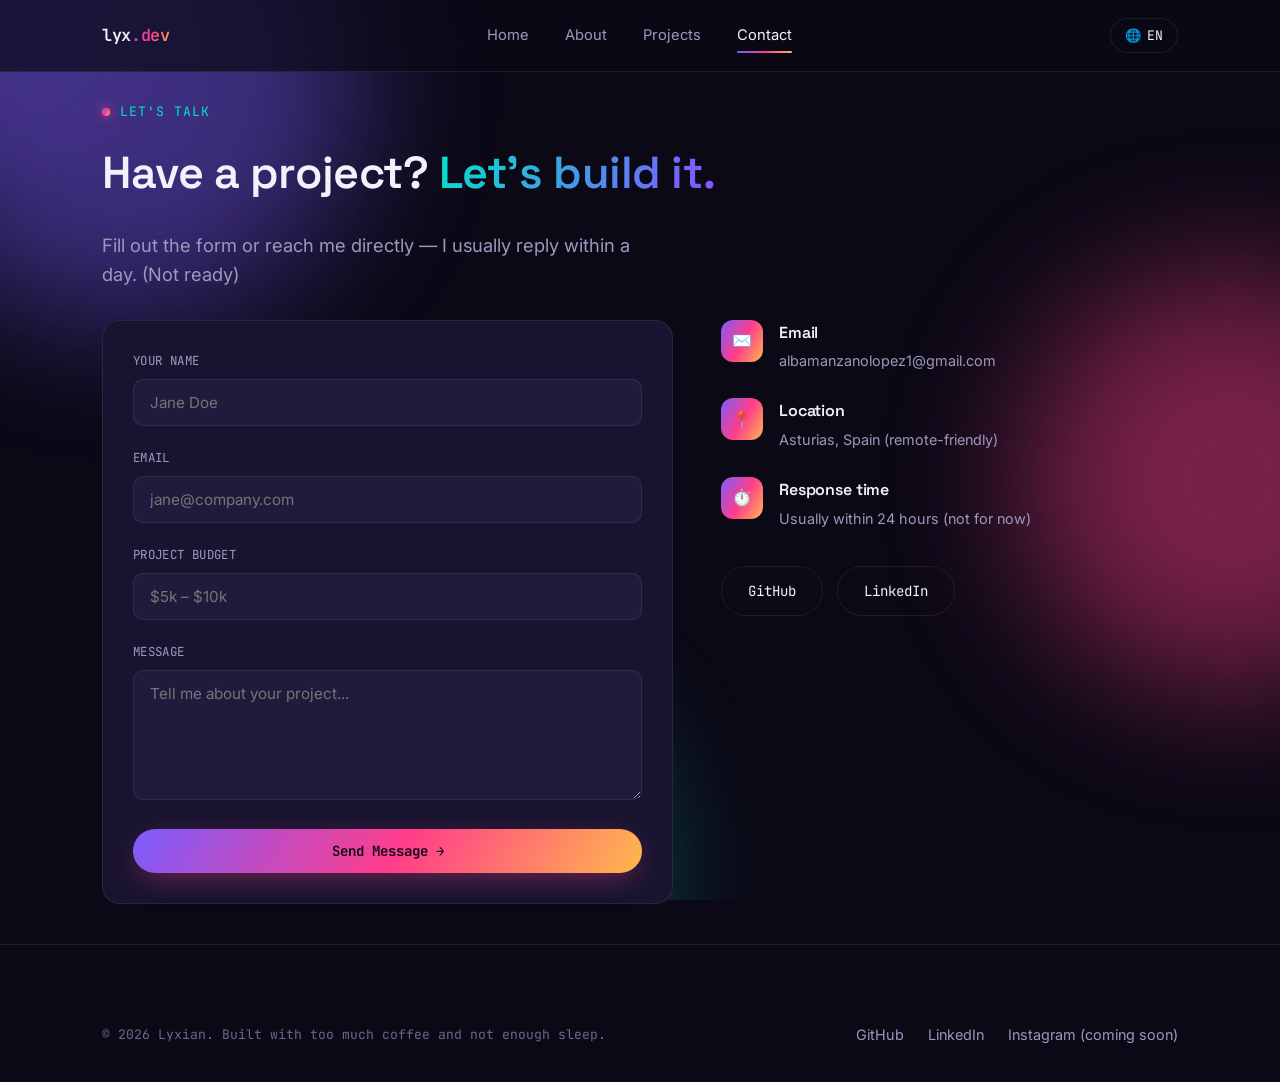
<file: contact.html>
<!doctype html>
<html lang="en">
	<head>
		<meta charset="UTF-8" />
		<meta name="viewport" content="width=device-width, initial-scale=1.0" />
		<title>Contact Lyx</title>
		<link rel="preconnect" href="https://fonts.googleapis.com" />
		<link
			href="https://fonts.googleapis.com/css2?family=Space+Grotesk:wght@500;600;700&family=Inter:wght@400;500;600&family=JetBrains+Mono:wght@400;500;600&display=swap"
			rel="stylesheet"
		/>
		<link rel="stylesheet" href="style.css" />
	</head>
	<body>
		<div class="blobs">
			<div class="blob blob-1"></div>
			<div class="blob blob-2"></div>
			<div class="blob blob-3"></div>
		</div>
		<div class="cursor-glow"></div>

		<header class="site-nav">
			<div class="nav-inner">
				<a href="index.html" class="logo">lyx<span>.dev</span></a>
				<nav class="nav-links">
					<a href="index.html" data-i18n="nav_home">Home</a>
					<a href="about.html" data-i18n="nav_about">About</a>
					<a href="projects.html" data-i18n="nav_projects">Projects</a>
					<a href="contact.html" data-i18n="nav_contact">Contact</a>
				</nav>
				<button class="nav-toggle" aria-label="Toggle menu">☰</button>
			</div>
		</header>

		<main>
			<section class="wrap">
				<p class="eyebrow reveal" data-i18n="contact_eyebrow">LET'S TALK</p>
				<h1
					class="reveal"
					style="font-size: clamp(2rem, 4vw, 2.8rem); max-width: 640px"
				>
					<span data-i18n="contact_title_1">Have a project?</span>
					<span class="gradient-text" data-i18n="contact_title_2"
						>Let's build it.</span
					>
				</h1>
				<p class="lead reveal" data-i18n="contact_lead">
					Fill out the form or reach me directly — I usually reply within a day.
					(Not ready)
				</p>
			</section>

			<section
				class="wrap"
				style="
					padding-top: 0;
					display: grid;
					grid-template-columns: 1fr 0.8fr;
					gap: 48px;
				"
			>
				<form
					id="contact-form"
					class="card reveal"
					action="https://formspree.io/f/mqpzkooz"
					method="POST"
				>
					<div class="form-field">
						<label for="name" data-i18n="label_name">YOUR NAME</label>
						<input
							type="text"
							id="name"
							name="name"
							placeholder="Jane Doe"
							data-i18n-placeholder="ph_name"
							required
						/>
					</div>
					<div class="form-field">
						<label for="email" data-i18n="label_email">EMAIL</label>
						<input
							type="email"
							id="email"
							name="email"
							placeholder="jane@company.com"
							data-i18n-placeholder="ph_email"
							required
						/>
					</div>
					<div class="form-field">
						<label for="budget" data-i18n="label_budget">PROJECT BUDGET</label>
						<input
							type="text"
							id="budget"
							name="budget"
							placeholder="$5k – $10k"
							data-i18n-placeholder="ph_budget"
						/>
					</div>
					<div class="form-field">
						<label for="message" data-i18n="label_message">MESSAGE</label>
						<textarea
							id="message"
							name="message"
							placeholder="Tell me about your project..."
							data-i18n-placeholder="ph_message"
							required
						></textarea>
					</div>
					<button
						type="submit"
						class="btn btn-primary"
						style="width: 100%; justify-content: center; border: none"
						data-i18n="btn_send"
					>
						Send Message →
					</button>
				</form>

				<div class="reveal">
					<div class="contact-info-item">
						<div class="icon-tile">✉️</div>
						<div>
							<h3
								style="font-size: 1rem; margin-bottom: 4px"
								data-i18n="info_email_title"
							>
								Email
							</h3>
							<p style="color: var(--text-dim); font-size: 0.9rem; margin: 0">
								albamanzanolopez1@gmail.com
							</p>
						</div>
					</div>
					<div class="contact-info-item">
						<div class="icon-tile">📍</div>
						<div>
							<h3
								style="font-size: 1rem; margin-bottom: 4px"
								data-i18n="info_location_title"
							>
								Location
							</h3>
							<p
								style="color: var(--text-dim); font-size: 0.9rem; margin: 0"
								data-i18n="info_location_val"
							>
								Asturias, Spain (remote-friendly)
							</p>
						</div>
					</div>
					<div class="contact-info-item">
						<div class="icon-tile">⏱️</div>
						<div>
							<h3
								style="font-size: 1rem; margin-bottom: 4px"
								data-i18n="info_response_title"
							>
								Response time
							</h3>
							<p
								style="color: var(--text-dim); font-size: 0.9rem; margin: 0"
								data-i18n="info_response_val"
							>
								Usually within 24 hours (not for now)
							</p>
						</div>
					</div>

					<div style="margin-top: 36px; display: flex; gap: 14px">
						<a href="https://github.com/Lyxian0906" class="btn btn-ghost">GitHub</a>
						<a href="https://www.linkedin.com/in/alba-manzano-lópez" class="btn btn-ghost">LinkedIn</a>
					</div>
				</div>
			</section>
		</main>

		<footer>
			<div class="wrap footer-inner">
				<div class="footer-note" data-i18n="footer_note">
					© 2026 Lyxian. Built with too much coffee and not enough sleep.
				</div>
				<div class="footer-links">
					<a href="https://github.com/Lyxian0906">GitHub</a>
					<a href="https://www.linkedin.com/in/alba-manzano-lópez">LinkedIn</a>
					<a href="">Instagram (coming soon)</a>
				</div>
			</div>
		</footer>

		<script src="translations.js"></script>
		<script src="i18n.js"></script>
		<script src="script.js"></script>
	</body>
</html>
</file>
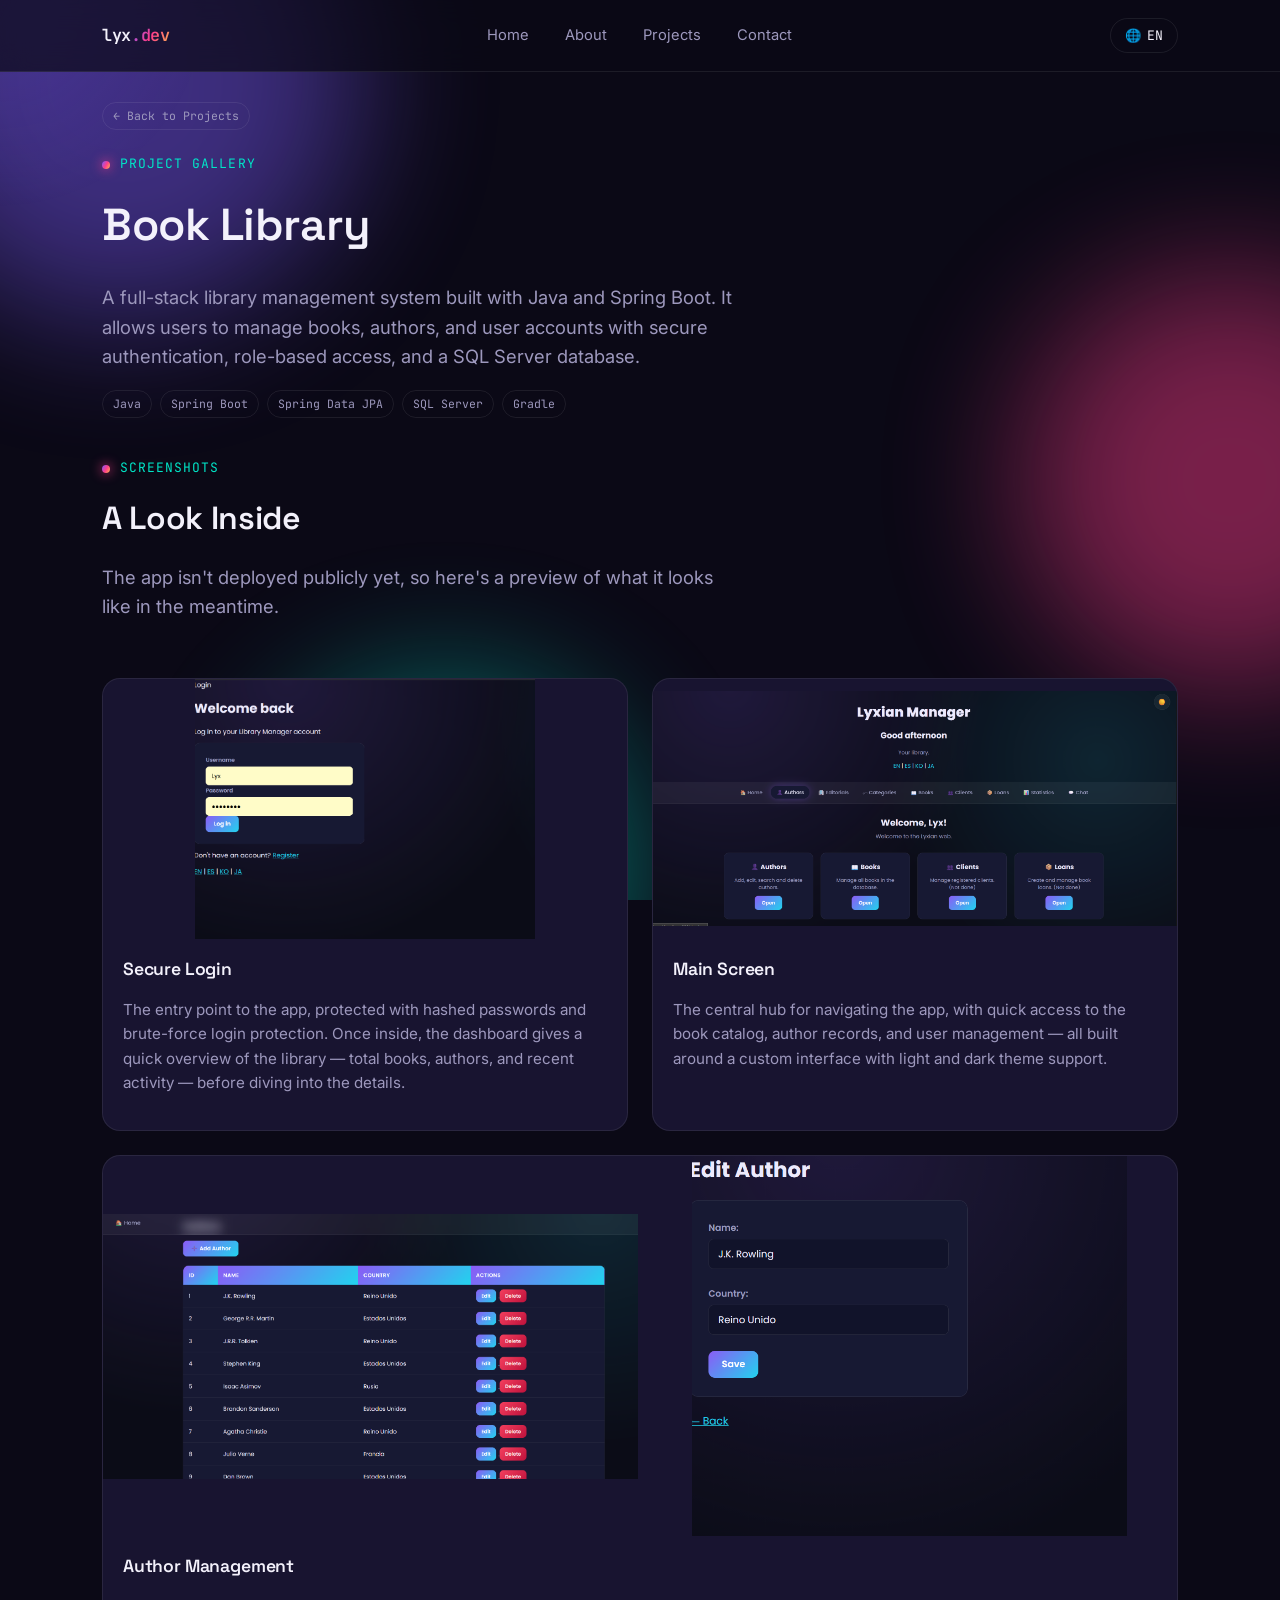
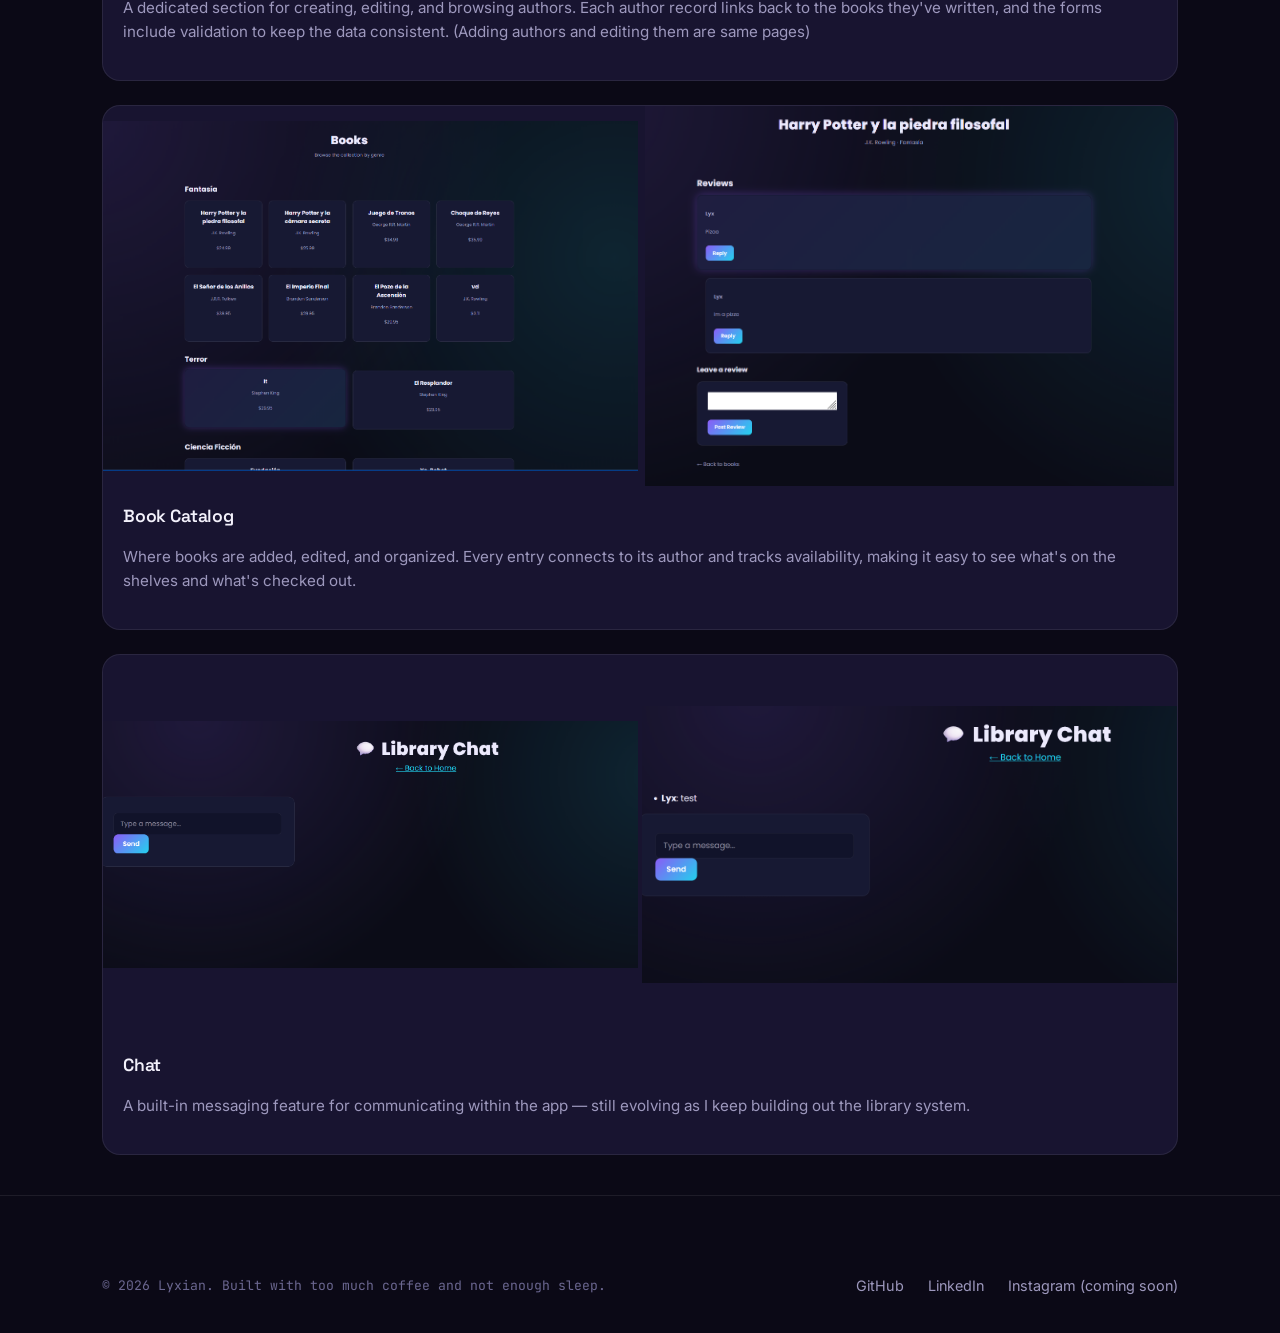
<file: library.html>
<!doctype html>
<html lang="en">
	<head>
		<meta charset="UTF-8" />
		<meta name="viewport" content="width=device-width, initial-scale=1.0" />
		<title>Book Library — Lyxian</title>

		<link rel="preconnect" href="https://fonts.googleapis.com" />
		<link
			href="https://fonts.googleapis.com/css2?family=Space+Grotesk:wght@500;600;700&family=Inter:wght@400;500;600&family=JetBrains+Mono:wght@400;500;600&display=swap"
			rel="stylesheet"
		/>

		<link rel="stylesheet" href="style.css" />
	</head>

	<body>
		<div class="blobs">
			<div class="blob blob-1"></div>
			<div class="blob blob-2"></div>
			<div class="blob blob-3"></div>
		</div>

		<div class="cursor-glow"></div>

		<header class="site-nav">
			<div class="nav-inner">
				<a href="index.html" class="logo">lyx<span>.dev</span></a>

				<nav class="nav-links">
					<a href="index.html" data-i18n="nav_home">Home</a>
					<a href="about.html" data-i18n="nav_about">About</a>
					<a href="projects.html" data-i18n="nav_projects">Projects</a>
					<a href="contact.html" data-i18n="nav_contact">Contact</a>
				</nav>

				<button class="nav-toggle" aria-label="Toggle menu">☰</button>
			</div>
		</header>

		<main>
			<section class="wrap" style="padding-bottom: 0">
				<a
					href="projects.html"
					class="tag"
					style="
						display: inline-block;
						margin-bottom: 24px;
						text-decoration: none;
					"
					data-i18n="lib_back"
					>← Back to Projects</a
				>

				<p class="eyebrow reveal" data-i18n="lib_eyebrow">PROJECT GALLERY</p>

				<h1
					class="reveal"
					style="font-size: clamp(2rem, 4vw, 2.8rem); max-width: 680px"
				>
					<span data-i18n="p1_title">Book Library</span>
				</h1>

				<p class="lead reveal" style="max-width: 680px" data-i18n="p1_desc">
					A full-stack library management system built with Java and Spring
					Boot. It allows users to manage books, authors, and user accounts with
					secure authentication, role-based access, and a SQL Server database.
				</p>

				<div
					style="
						margin-top: 16px;
						margin-bottom: 40px;
						display: flex;
						gap: 8px;
						flex-wrap: wrap;
					"
				>
					<span class="tag">Java</span>
					<span class="tag">Spring Boot</span>
					<span class="tag">Spring Data JPA</span>
					<span class="tag">SQL Server</span>
					<span class="tag">Gradle</span>
				</div>
			</section>

			<section class="wrap" style="padding-top: 0">
				<div class="section-head reveal">
					<p class="eyebrow" data-i18n="lib_gallery_eyebrow">SCREENSHOTS</p>
					<h2 style="font-size: 2rem" data-i18n="lib_gallery_title">
						A Look Inside
					</h2>
					<p class="lead" style="max-width: 640px" data-i18n="lib_gallery_note">
						The app isn't deployed publicly yet, so here's a preview of what it
						looks like in the meantime.
					</p>
				</div>

				<div class="grid grid-2" style="gap: 24px">
					<figure
						class="card card-glow reveal"
						style="margin: 0; padding: 0; overflow: hidden"
					>
						<img
							src="Images/login.png"
							alt="Book Library — login and dashboard"
							style="
								display: block;
								width: 100%;
								height: 260px;
								object-fit: contain;
								margin-bottom: 16px;
							"
						/>
						<div style="padding: 0 20px 20px 20px">
							<h3
								style="font-size: 1.1rem; margin-bottom: 8px"
								data-i18n="lib_shot1_title"
							>
								Secure Login
							</h3>
							<p
								style="color: var(--text-dim); font-size: 0.95rem"
								data-i18n="lib_shot1_desc"
							>
								The entry point to the app, protected with hashed passwords and
								brute-force login protection. Once inside, the dashboard gives a
								quick overview of the library — total books, authors, and recent
								activity — before diving into the details.
							</p>
						</div>
					</figure>

					<figure
						class="card card-glow reveal"
						style="margin: 0; padding: 0; overflow: hidden"
					>
						<img
							src="Images/main.png"
							alt="Book Library — main screen"
							style="
								display: block;
								width: 100%;
								height: 260px;
								object-fit: contain;
								margin-bottom: 16px;
							"
						/>
						<div style="padding: 0 20px 20px 20px">
							<h3
								style="font-size: 1.1rem; margin-bottom: 8px"
								data-i18n="lib_shot2_title"
							>
								Main Screen
							</h3>
							<p
								style="color: var(--text-dim); font-size: 0.95rem"
								data-i18n="lib_shot2_desc"
							>
								The central hub for navigating the app, with quick access to the
								book catalog, author records, and user management — all built
								around a custom interface with light and dark theme support.
							</p>
						</div>
					</figure>

					<figure
						class="card card-glow reveal"
						style="margin: 0; padding: 0; overflow: hidden; grid-column: 1 / -1"
					>
						<div
							style="
								display: grid;
								grid-template-columns: repeat(2, 1fr);
								gap: 4px;
								margin-bottom: 16px;
							"
						>
							<img
								src="Images/auth1.png"
								alt="Book Library — author management 1"
								style="
									display: block;
									width: 100%;
									height: 380px;
									object-fit: contain;
								"
							/>
							<img
								src="Images/auth2.png"
								alt="Book Library — author management 2"
								style="
									display: block;
									width: 100%;
									height: 380px;
									object-fit: contain;
								"
							/>
						</div>
						<div style="padding: 0 20px 20px 20px">
							<h3
								style="font-size: 1.1rem; margin-bottom: 8px"
								data-i18n="lib_shot3_title"
							>
								Author Management
							</h3>
							<p
								style="color: var(--text-dim); font-size: 0.95rem"
								data-i18n="lib_shot3_desc"
							>
								A dedicated section for creating, editing, and browsing authors.
								Each author record links back to the books they've written, and
								the forms include validation to keep the data consistent. (Adding authors and editing them are same pages)
							</p>
						</div>
					</figure>

					<figure
						class="card card-glow reveal"
						style="margin: 0; padding: 0; overflow: hidden; grid-column: 1 / -1"
					>
						<div
							style="
								display: grid;
								grid-template-columns: repeat(2, 1fr);
								gap: 4px;
								margin-bottom: 16px;
							"
						>
							<img
								src="Images/books1.png"
								alt="Book Library — book catalog 1"
								style="
									display: block;
									width: 100%;
									height: 380px;
									object-fit: contain;
								"
							/>
							<img
								src="Images/books2.png"
								alt="Book Library — book catalog 2"
								style="
									display: block;
									width: 100%;
									height: 380px;
									object-fit: contain;
								"
							/>
						</div>
						<div style="padding: 0 20px 20px 20px">
							<h3
								style="font-size: 1.1rem; margin-bottom: 8px"
								data-i18n="lib_shot4_title"
							>
								Book Catalog
							</h3>
							<p
								style="color: var(--text-dim); font-size: 0.95rem"
								data-i18n="lib_shot4_desc"
							>
								Where books are added, edited, and organized. Every entry
								connects to its author and tracks availability, making it easy
								to see what's on the shelves and what's checked out.
							</p>
						</div>
					</figure>

					<figure
						class="card card-glow reveal"
						style="margin: 0; padding: 0; overflow: hidden; grid-column: 1 / -1"
					>
						<div
							style="
								display: grid;
								grid-template-columns: repeat(2, 1fr);
								gap: 4px;
								margin-bottom: 16px;
							"
						>
							<img
								src="Images/chat1.png"
								alt="Book Library — chat 1"
								style="
									display: block;
									width: 100%;
									height: 380px;
									object-fit: contain;
								"
							/>
							<img
								src="Images/chat2.png"
								alt="Book Library — chat 2"
								style="
									display: block;
									width: 100%;
									height: 380px;
									object-fit: contain;
								"
							/>
						</div>
						<div style="padding: 0 20px 20px 20px">
							<h3
								style="font-size: 1.1rem; margin-bottom: 8px"
								data-i18n="lib_shot5_title"
							>
								Chat
							</h3>
							<p
								style="color: var(--text-dim); font-size: 0.95rem"
								data-i18n="lib_shot5_desc"
							>
								A built-in messaging feature for communicating within the app —
								still evolving as I keep building out the library system.
							</p>
						</div>
					</figure>
				</div>
			</section>
		</main>

		<footer>
			<div class="wrap footer-inner">
				<div class="footer-note" data-i18n="footer_note">
					© 2026 Lyxian. Built with too much coffee and not enough sleep.
				</div>

				<div class="footer-links">
					<a href="https://github.com/Lyxian0906">GitHub</a>
					<a href="https://www.linkedin.com/in/alba-manzano-lópez">LinkedIn</a>
					<a href="">Instagram (coming soon)</a>
				</div>
			</div>
		</footer>

		<script src="translations.js"></script>
		<script src="i18n.js"></script>
		<script src="script.js"></script>
	</body>
</html>
</file>
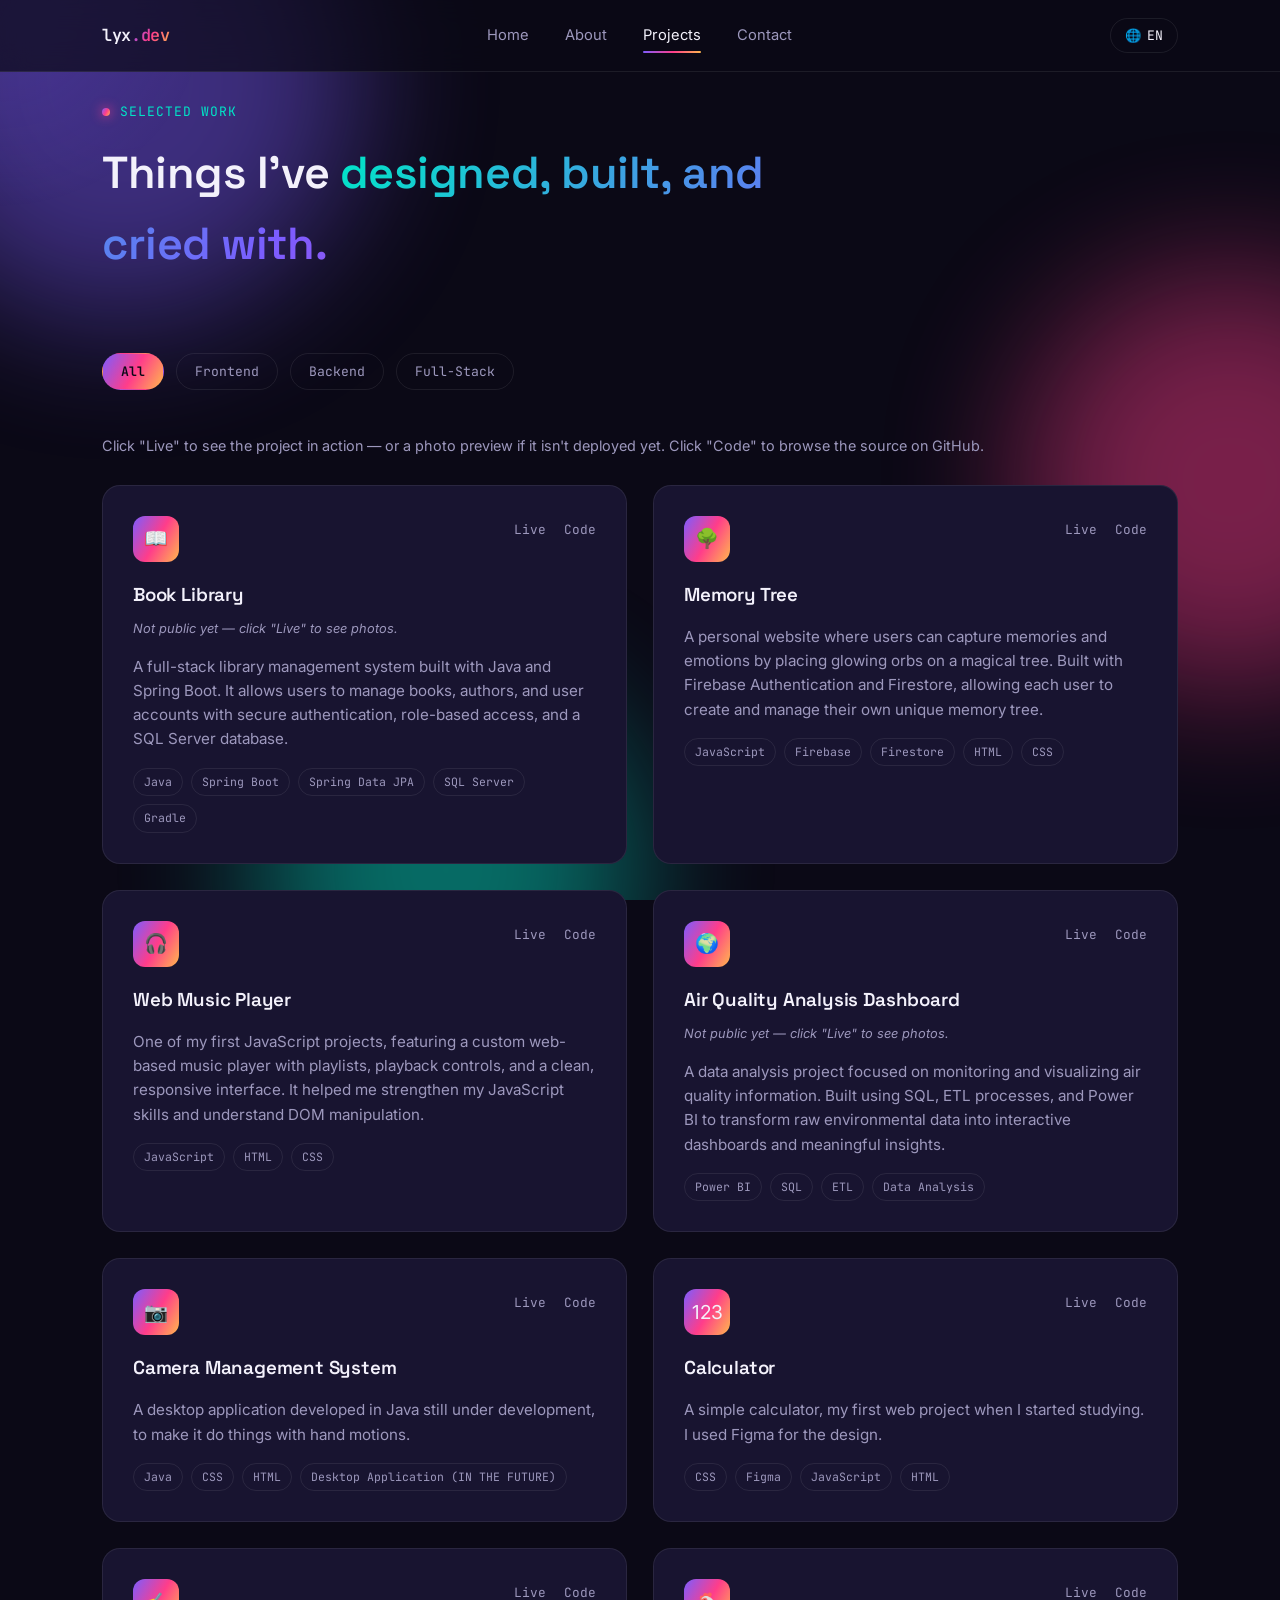
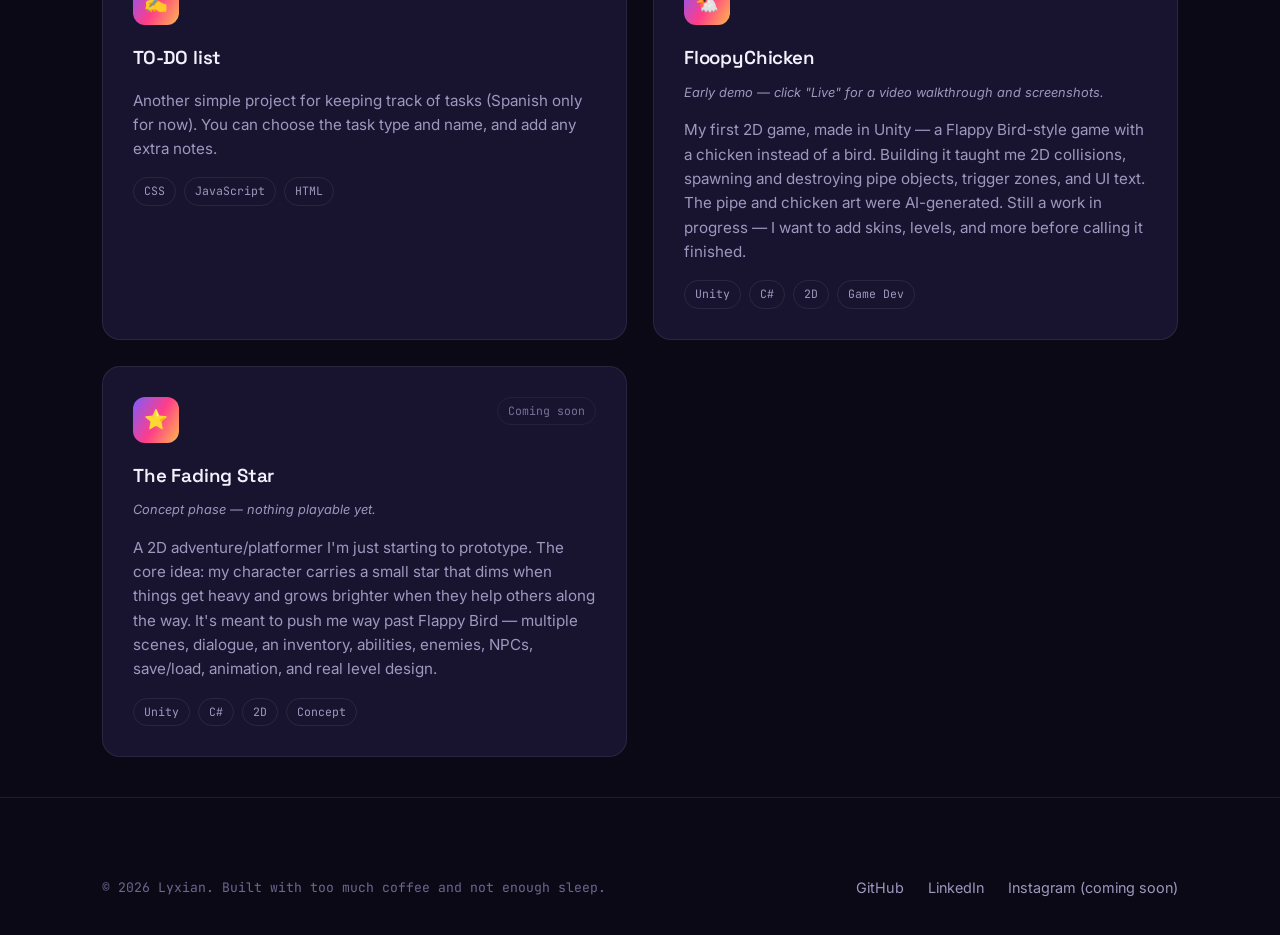
<file: projects.html>
<!doctype html>
<html lang="en">
	<head>
		<meta charset="UTF-8" />
		<meta name="viewport" content="width=device-width, initial-scale=1.0" />
		<title>Projects Lyx</title>
		<link rel="preconnect" href="https://fonts.googleapis.com" />
		<link
			href="https://fonts.googleapis.com/css2?family=Space+Grotesk:wght@500;600;700&family=Inter:wght@400;500;600&family=JetBrains+Mono:wght@400;500;600&display=swap"
			rel="stylesheet"
		/>
		<link rel="stylesheet" href="style.css" />
	</head>
	<body>
		<div class="blobs">
			<div class="blob blob-1"></div>
			<div class="blob blob-2"></div>
			<div class="blob blob-3"></div>
		</div>
		<div class="cursor-glow"></div>

		<header class="site-nav">
			<div class="nav-inner">
				<a href="index.html" class="logo">lyx<span>.dev</span></a>
				<nav class="nav-links">
					<a href="index.html" data-i18n="nav_home">Home</a>
					<a href="about.html" data-i18n="nav_about">About</a>
					<a href="projects.html" data-i18n="nav_projects">Projects</a>
					<a href="contact.html" data-i18n="nav_contact">Contact</a>
				</nav>
				<button class="nav-toggle" aria-label="Toggle menu">☰</button>
			</div>
		</header>

		<main>
			<section class="wrap" style="padding-bottom: 20px">
				<p class="eyebrow reveal" data-i18n="projects_eyebrow">SELECTED WORK</p>
				<h1
					class="reveal"
					style="font-size: clamp(2rem, 4vw, 2.8rem); max-width: 680px"
				>
					<span data-i18n="projects_title_1">Things I've</span>
					<span class="gradient-text" data-i18n="projects_title_2"
						>designed, built, and cried with.</span
					>
				</h1>
			</section>

			<section class="wrap" style="padding-top: 0">
				<div class="filters reveal">
					<button
						class="filter-btn active-filter"
						data-filter="all"
						data-i18n="filter_all"
					>
						All
					</button>
					<button
						class="filter-btn"
						data-filter="frontend"
						data-i18n="filter_frontend"
					>
						Frontend
					</button>
					<button
						class="filter-btn"
						data-filter="backend"
						data-i18n="filter_backend"
					>
						Backend
					</button>
					<button
						class="filter-btn"
						data-filter="fullstack"
						data-i18n="filter_fullstack"
					>
						Full-Stack
					</button>
				</div>

				<p
					class="reveal"
					style="color: var(--text-dim); font-size: 0.9rem; margin: 4px 0 28px 0"
					data-i18n="projects_links_hint"
				>
					Click "Live" to see the project in action — or a photo preview if
					it isn't deployed yet. Click "Code" to browse the source on GitHub.
				</p>

				<div class="grid grid-2">
					<div
						class="card card-glow project-card reveal"
						data-tags="fullstack java"
					>
						<div class="project-card-top">
							<div class="icon-tile">📖</div>
							<div class="project-links">
								<a href="library.html" data-i18n="link_live">Live</a>
								<a href="#" data-i18n="link_code">Code</a>
							</div>
						</div>

						<h3 data-i18n="p1_title">Book Library</h3>
						<p
							style="color: var(--text-dim); font-size: 0.8rem; font-style: italic; margin-top: 4px; margin-bottom: 0"
							data-i18n="not_public_note"
						>
							Not public yet — click "Live" to see photos.
						</p>

						<p style="color: var(--text-dim); font-size: 0.95rem">
							<span data-i18n="p1_desc">
								A full-stack library management system built with Java and
								Spring Boot. It allows users to manage books, authors, and user
								accounts with secure authentication, role-based access, and a
								SQL Server database.
							</span>
						</p>

						<div
							style="margin-top: 16px; display: flex; gap: 8px; flex-wrap: wrap"
						>
							<span class="tag">Java</span>
							<span class="tag">Spring Boot</span>
							<span class="tag">Spring Data JPA</span>
							<span class="tag">SQL Server</span>
							<span class="tag">Gradle</span>
						</div>
					</div>

					<div
						class="card card-glow project-card reveal"
						data-tags="fullstack java"
					>
						<div class="project-card-top">
							<div class="icon-tile">🌳</div>
							<div class="project-links">
								<a
									href="https://lyxian0906.github.io/LyxianWeb/"
									target="_blank"
									rel="noopener"
									data-i18n="link_live"
									>Live</a
								>
								<a
									href="https://github.com/Lyxian0906/LyxianWeb"
									target="_blank"
									rel="noopener"
									data-i18n="link_code"
									>Code</a
								>
							</div>
						</div>

						<h3 data-i18n="p2_title">Memory Tree</h3>

						<p style="color: var(--text-dim); font-size: 0.95rem">
							<span data-i18n="p2_desc">
								A personal website where users can capture memories and emotions
								by placing glowing orbs on a magical tree. Built with Firebase
								Authentication and Firestore, allowing each user to create and
								manage their own unique memory tree.
							</span>
						</p>

						<div
							style="margin-top: 16px; display: flex; gap: 8px; flex-wrap: wrap"
						>
							<span class="tag">JavaScript</span>
							<span class="tag">Firebase</span>
							<span class="tag">Firestore</span>
							<span class="tag">HTML</span>
							<span class="tag">CSS</span>
						</div>
					</div>

					<div
						class="card card-glow project-card reveal"
						data-tags="fullstack java"
					>
						<div class="project-card-top">
							<div class="icon-tile">🎧</div>
							<div class="project-links">
								<a
									href="https://lyxian0906.github.io/Mini-Reproductor-de-musica/"
									target="_blank"
									rel="noopener"
									data-i18n="link_live"
									>Live</a
								>
								<a
									href="https://github.com/Lyxian0906/Mini-Reproductor-de-musica"
									target="_blank"
									rel="noopener"
									data-i18n="link_code"
									>Code</a
								>
							</div>
						</div>

						<h3 data-i18n="p3_title">Web Music Player</h3>

						<p style="color: var(--text-dim); font-size: 0.95rem">
							<span data-i18n="p3_desc">
								One of my first JavaScript projects, featuring a custom
								web-based music player with playlists, playback controls, and a
								clean, responsive interface. It helped me strengthen my
								JavaScript skills and understand DOM manipulation.
							</span>
						</p>

						<div
							style="margin-top: 16px; display: flex; gap: 8px; flex-wrap: wrap"
						>
							<span class="tag">JavaScript</span>
							<span class="tag">HTML</span>
							<span class="tag">CSS</span>
						</div>
					</div>

					<div class="card card-glow project-card reveal" data-tags="frontend">
						<div class="project-card-top">
							<div class="icon-tile">🌍</div>

							<div class="project-links">
								<a href="airQuality.html" target="_blank" rel="noopener" data-i18n="link_live"
									>Live</a
								>
								<a href="airQuality.html" target="_blank" rel="noopener" data-i18n="link_code"
									>Code</a
								>
							</div>
						</div>

						<h3 data-i18n="p5_title">
							Air Quality Analysis Dashboard
						</h3>
						<p
							style="color: var(--text-dim); font-size: 0.8rem; font-style: italic; margin-top: 4px; margin-bottom: 0"
							data-i18n="not_public_note"
						>
							Not public yet — click "Live" to see photos.
						</p>

						<p style="color: var(--text-dim); font-size: 0.95rem">
							<span data-i18n="p5_desc">
								A data analysis project focused on monitoring and visualizing
								air quality information. Built using SQL, ETL processes, and
								Power BI to transform raw environmental data into interactive
								dashboards and meaningful insights.
							</span>
						</p>

						<div
							style="margin-top: 16px; display: flex; gap: 8px; flex-wrap: wrap"
						>
							<span class="tag">Power BI</span>
							<span class="tag">SQL</span>
							<span class="tag">ETL</span>
							<span class="tag">Data Analysis</span>
						</div>
					</div>

					<div
						class="card card-glow project-card reveal"
						data-tags="fullstack java"
					>
						<div class="project-card-top">
							<div class="icon-tile">📷</div>

							<div class="project-links">
								<a
									href="https://lyxian0906.github.io/CameraApp/"
									target="_blank"
									rel="noopener"
									data-i18n="link_live"
									>Live</a
								>
								<a
									href="https://github.com/Lyxian0906/CameraApp"
									target="_blank"
									rel="noopener"
									data-i18n="link_code"
									>Code</a
								>
							</div>
						</div>

						<h3 data-i18n="p6_title">Camera Management System</h3>

						<p style="color: var(--text-dim); font-size: 0.95rem">
							<span data-i18n="p6_desc">
								A desktop application developed in Java still under development,
								to make it do things with hand motions.
							</span>
						</p>

						<div
							style="margin-top: 16px; display: flex; gap: 8px; flex-wrap: wrap"
						>
							<span class="tag">Java</span>
							<span class="tag">CSS</span>
							<span class="tag">HTML</span>
							<span class="tag">Desktop Application (IN THE FUTURE)</span>
						</div>
					</div>
										<div
						class="card card-glow project-card reveal"
						data-tags="fullstack java"
					>
						<div class="project-card-top">
							<div class="icon-tile">123</div>
							<div class="project-links">
								<a href="https://lyxian0906.github.io/Calculadora/" data-i18n="link_live">Live</a>
								<a href="https://github.com/Lyxian0906/Calculadora" data-i18n="link_code">Code</a>
							</div>
						</div>

						<h3 data-i18n="p7_title">Calculator</h3>

						<p style="color: var(--text-dim); font-size: 0.95rem">
							<span data-i18n="p7_desc">
								A simple calculator, my first web proyect when I started studying.
								I used figma to do the design.
							</span>
						</p>

						<div
							style="margin-top: 16px; display: flex; gap: 8px; flex-wrap: wrap"
						>
							<span class="tag">CSS</span>
							<span class="tag">Figma</span>
							<span class="tag">JavaScript</span>
							<span class="tag">HTML</span>
						</div>
					</div>
										<div
						class="card card-glow project-card reveal"
						data-tags="fullstack java"
					>
						<div class="project-card-top">
							<div class="icon-tile">✍️</div>
							<div class="project-links">
								<a href="https://lyxian0906.github.io/To-Do-list/" data-i18n="link_live">Live</a>
								<a href="https://github.com/Lyxian0906/To-Do-list" data-i18n="link_code">Code</a>
							</div>
						</div>

						<h3 data-i18n="p8_title">TO-DO list</h3>

						<p style="color: var(--text-dim); font-size: 0.95rem">
							<span data-i18n="p8_desc">
								Another simple proyect, to take note of tasks (Spanish only website for now),
								you can select the type of task, the name, and if you want to put any additional notes
							</span>
						</p>

						<div
							style="margin-top: 16px; display: flex; gap: 8px; flex-wrap: wrap"
						>
							<span class="tag">CSS</span>
							<span class="tag">JavaScript</span>
							<span class="tag">HTML</span>
						</div>
					</div>

					<div class="card card-glow project-card reveal" data-tags="frontend">
						<div class="project-card-top">
							<div class="icon-tile">🐔</div>
							<div class="project-links">
								<a href="floopychicken.html" data-i18n="link_live">Live</a>
								<a href="#" data-i18n="link_code">Code</a>
							</div>
						</div>

						<h3 data-i18n="p9_title">FloopyChicken</h3>
						<p
							style="color: var(--text-dim); font-size: 0.8rem; font-style: italic; margin-top: 4px; margin-bottom: 0"
							data-i18n="demo_note"
						>
							Early demo — click "Live" for a video walkthrough and screenshots.
						</p>

						<p style="color: var(--text-dim); font-size: 0.95rem">
							<span data-i18n="p9_desc">
								My first 2D game, made in Unity — a Flappy Bird-style game with
								a chicken instead of a bird. Building it taught me 2D
								collisions, spawning and destroying pipe objects, trigger
								zones, and UI text. The pipe and chicken art were
								AI-generated. Still a work in progress — I want to add skins,
								levels, and more before calling it finished.
							</span>
						</p>

						<div
							style="margin-top: 16px; display: flex; gap: 8px; flex-wrap: wrap"
						>
							<span class="tag">Unity</span>
							<span class="tag">C#</span>
							<span class="tag">2D</span>
							<span class="tag">Game Dev</span>
						</div>
					</div>

					<div class="card card-glow project-card reveal" data-tags="frontend">
						<div class="project-card-top">
							<div class="icon-tile">⭐</div>
							<div class="project-links">
								<span
									class="tag"
									style="opacity: 0.7; cursor: default"
									data-i18n="link_coming_soon"
									>Coming soon</span
								>
							</div>
						</div>

						<h3 data-i18n="p10_title">The Fading Star</h3>
						<p
							style="color: var(--text-dim); font-size: 0.8rem; font-style: italic; margin-top: 4px; margin-bottom: 0"
							data-i18n="concept_note"
						>
							Concept phase — nothing playable yet.
						</p>

						<p style="color: var(--text-dim); font-size: 0.95rem">
							<span data-i18n="p10_desc">
								A 2D adventure/platformer I'm just starting to prototype. The
								core idea: my character carries a small star that dims when
								things get heavy and grows brighter when they help others
								along the way. It's meant to push me way past Flappy Bird —
								multiple scenes, dialogue, an inventory, abilities, enemies,
								NPCs, save/load, animation, and real level design.
							</span>
						</p>

						<div
							style="margin-top: 16px; display: flex; gap: 8px; flex-wrap: wrap"
						>
							<span class="tag">Unity</span>
							<span class="tag">C#</span>
							<span class="tag">2D</span>
							<span class="tag">Concept</span>
						</div>
					</div>
				</div>
			</section>
		</main>

		<footer>
			<div class="wrap footer-inner">
				<div class="footer-note" data-i18n="footer_note">
					© 2026 Lyxian. Built with too much coffee and not enough sleep.
				</div>
				<div class="footer-links">
					<a href="https://github.com/Lyxian0906">GitHub</a>
					<a href="https://www.linkedin.com/in/alba-manzano-lópez">LinkedIn</a>
					<a href="">Instagram (coming soon)</a>
				</div>
			</div>
		</footer>

		<script src="translations.js"></script>
		<script src="i18n.js"></script>
		<script src="script.js"></script>
	</body>
</html>
</file>
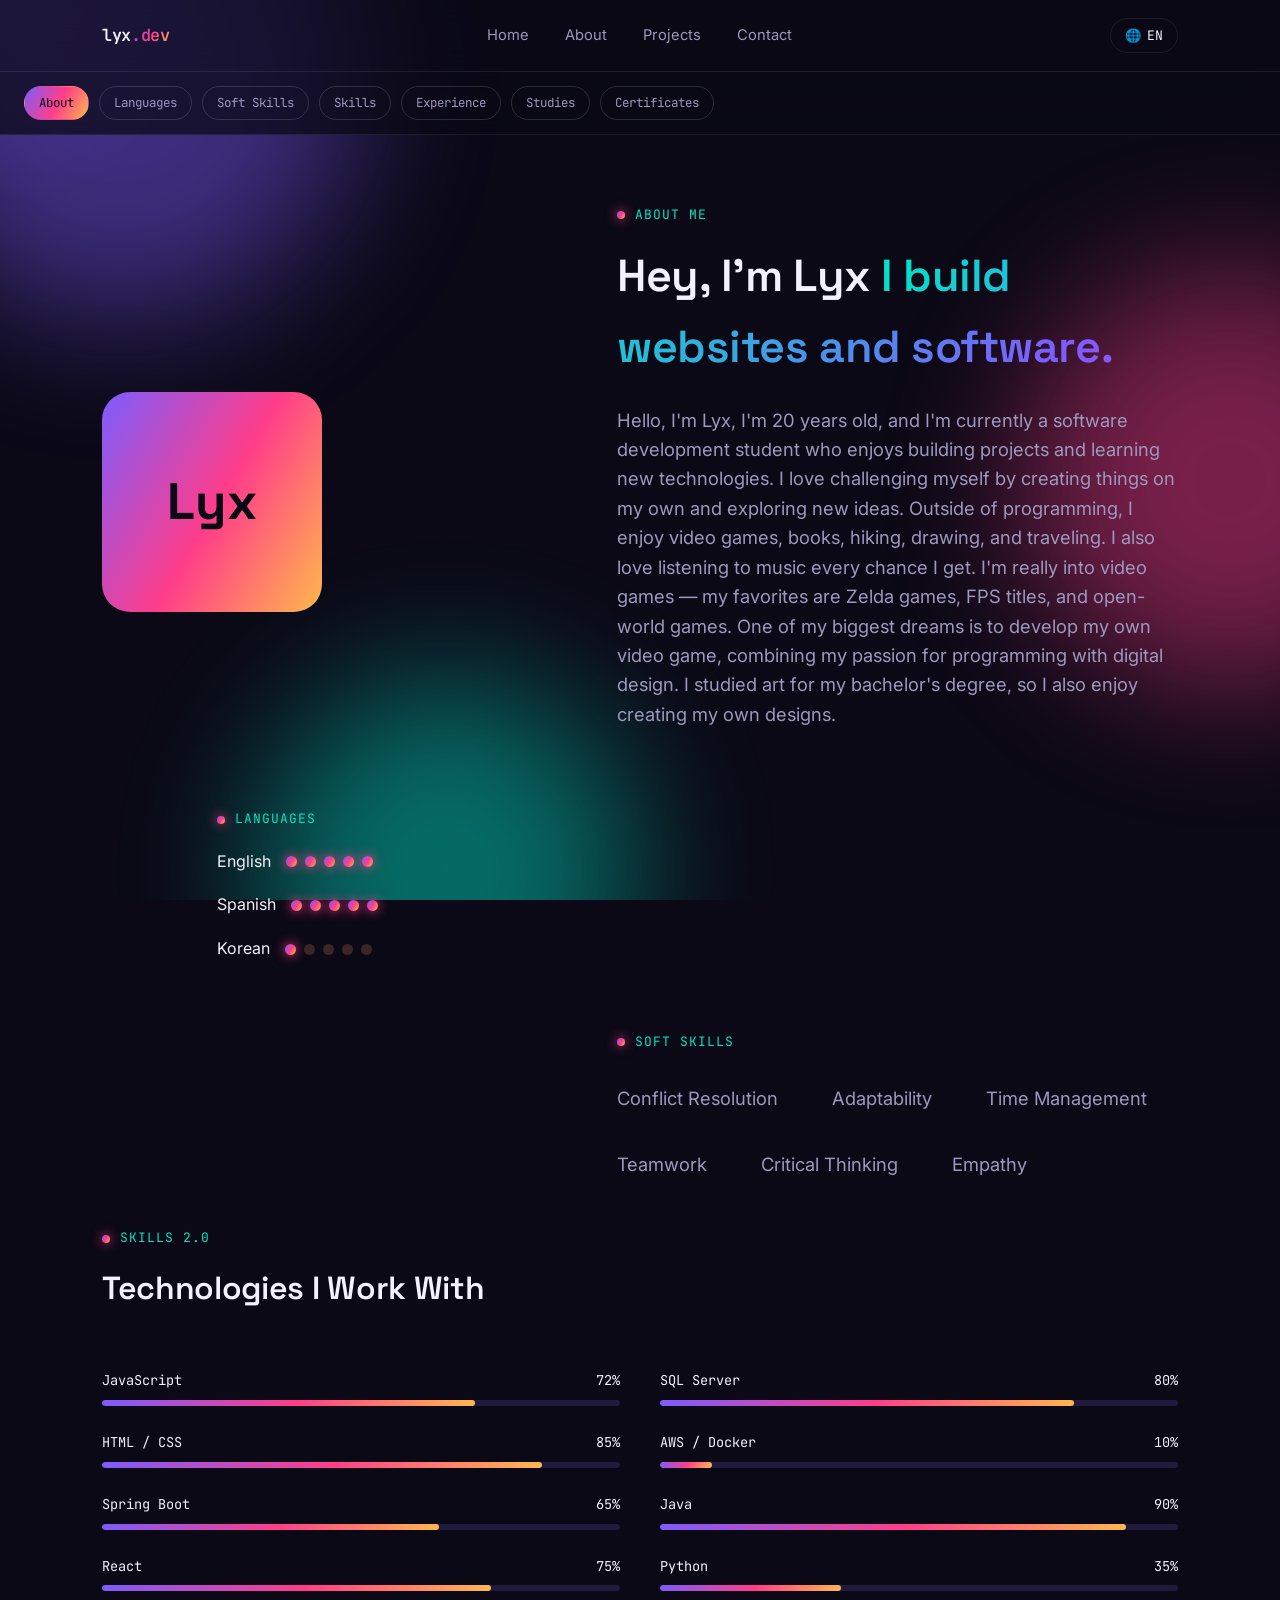
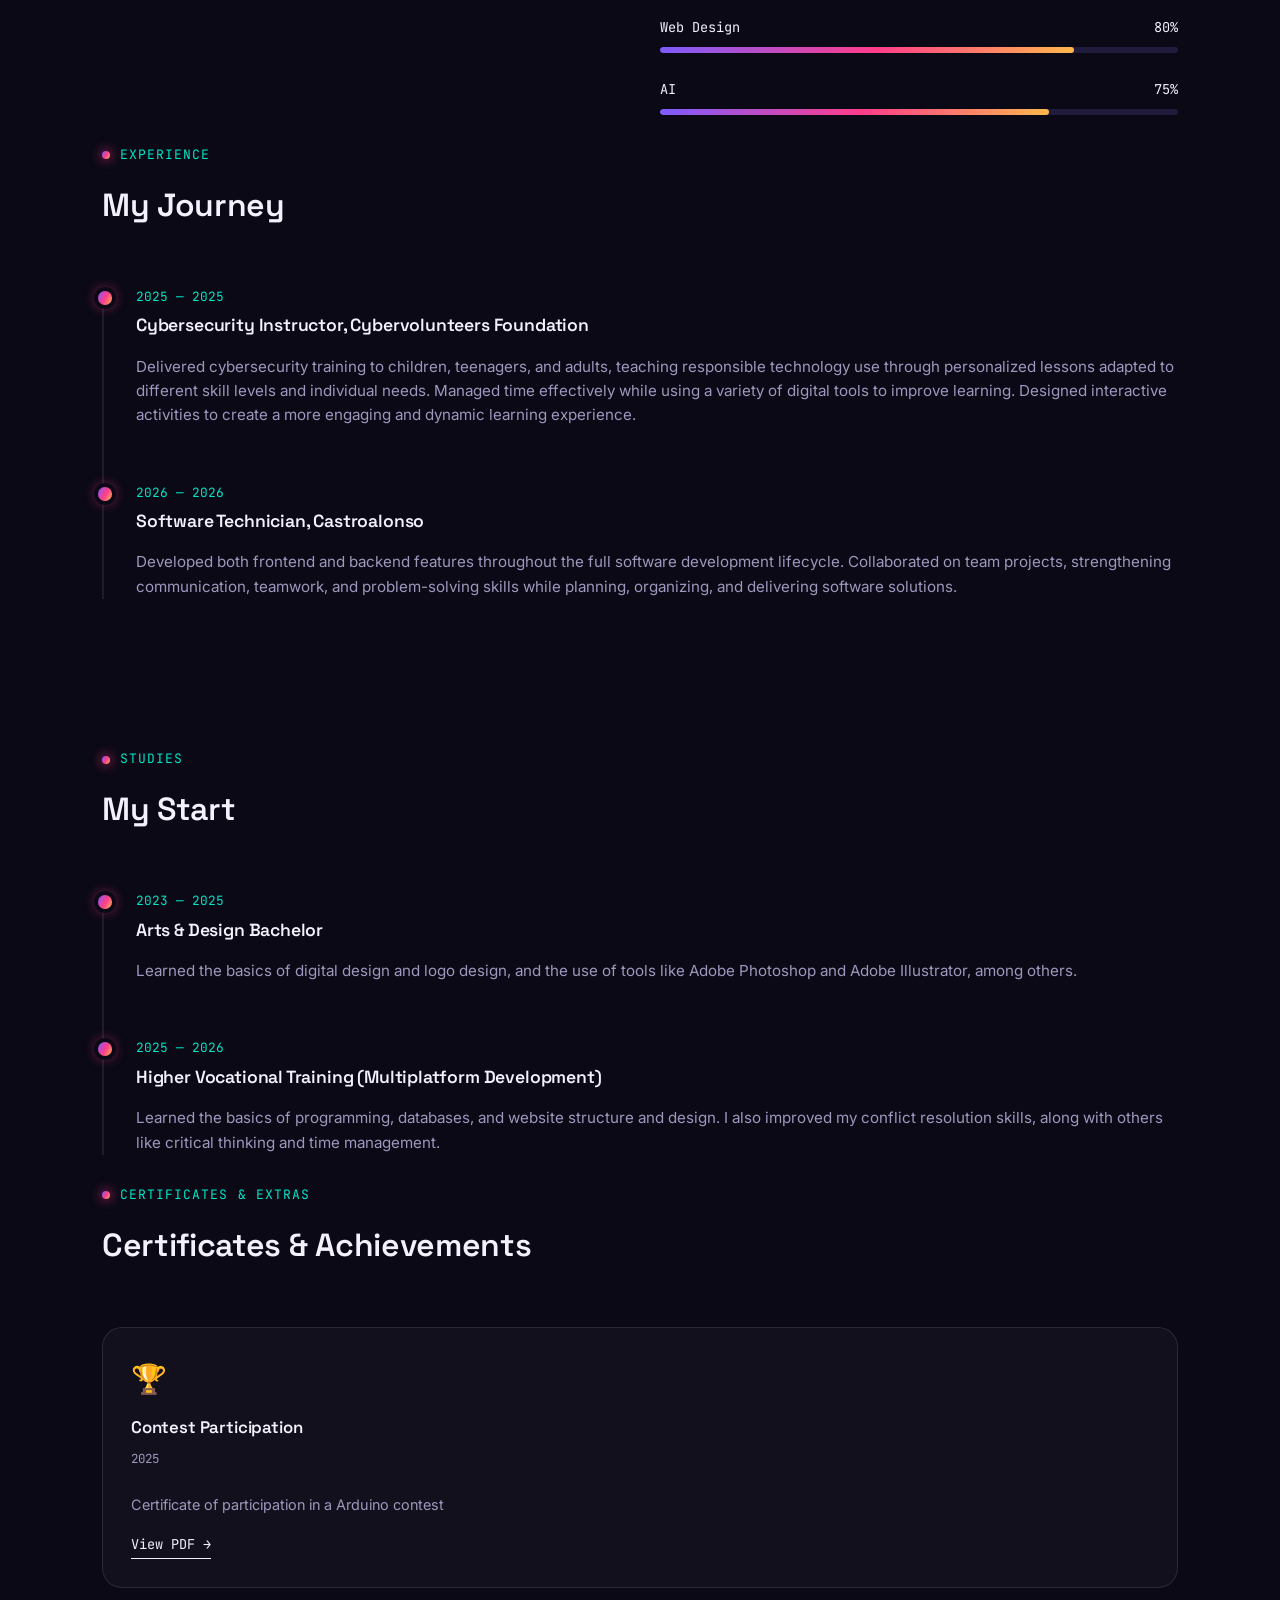
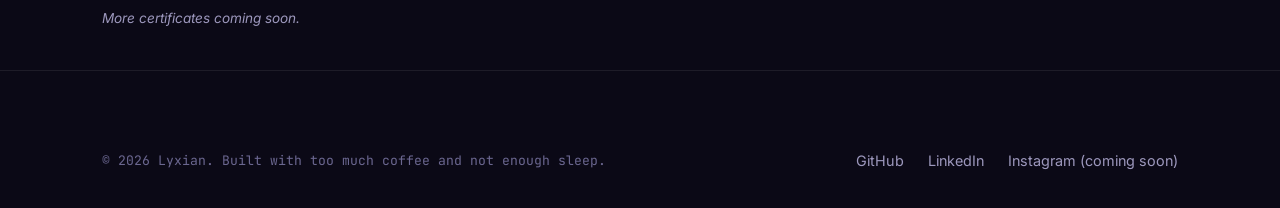
<file: Others/about.html>
<!doctype html>
<html lang="en">
	<head>
		<meta charset="UTF-8" />
		<meta name="viewport" content="width=device-width, initial-scale=1.0" />
		<title>About Lyxian</title>

		<link rel="preconnect" href="https://fonts.googleapis.com" />
		<link
			href="https://fonts.googleapis.com/css2?family=Space+Grotesk:wght@500;600;700&family=Inter:wght@400;500;600&family=JetBrains+Mono:wght@400;500;600&display=swap"
			rel="stylesheet"
		/>

		<link rel="stylesheet" href="../Style/style.css" />

	</head>

	<body>
		<div class="blobs">
			<div class="blob blob-1"></div>
			<div class="blob blob-2"></div>
			<div class="blob blob-3"></div>
		</div>

		<div class="cursor-glow"></div>

		<header class="site-nav">
			<div class="nav-inner">
				<a href="../index.html" class="logo">lyx<span>.dev</span></a>

				<nav class="nav-links">
					<a href="../index.html" data-i18n="nav_home">Home</a>
					<a href="../Others/about.html" data-i18n="nav_about">About</a>
					<a href="../Others/projects.html" data-i18n="nav_projects">Projects</a>
					<a href="../Others/contact.html" data-i18n="nav_contact">Contact</a>
				</nav>

				<button class="nav-toggle" aria-label="Toggle menu">☰</button>
			</div>
		</header>

		<nav class="quick-nav" aria-label="Section quick navigation">
			<a href="#about-me" data-i18n="qnav_about">About</a>
			<a href="#languages" data-i18n="qnav_langs">Languages</a>
			<a href="#soft-skills" data-i18n="qnav_soft">Soft Skills</a>
			<a href="#tech-skills" data-i18n="qnav_tech">Skills</a>
			<a href="#experience" data-i18n="qnav_exp">Experience</a>
			<a href="#studies" data-i18n="qnav_stu">Studies</a>
			<a href="#certificates" data-i18n="qnav_cert">Certificates</a>
		</nav>

		<main>
			<section
				id="about-me"
				class="wrap"
				style="
					padding-top: 40px;
					display: grid;
					grid-template-columns: 0.9fr 1.1fr;
					gap: 56px;
					align-items: center;
				"
			>
				<div class="reveal">
					<div
						style="
							width: 220px;
							height: 220px;
							border-radius: 28px;
							background: var(--gradient-main);
							display: flex;
							align-items: center;
							justify-content: center;
							font-family: var(--font-display);
							font-size: 3.2rem;
							font-weight: 700;
							margin-bottom: 400px;
							color: #0b0916;
						"
					>
						Lyx
					</div>
				</div>

				<div class="reveal">
					<p class="eyebrow" data-i18n="about_eyebrow">ABOUT ME</p>

					<h1 style="font-size: clamp(2rem, 4vw, 2.8rem)">
						<span data-i18n="about_title_1"> Hey, I'm Lyx — </span>

						<span class="gradient-text" data-i18n="about_title_2">
							I build websites and software.
						</span>
					</h1>

					<p class="lead" style="max-width: 640px" data-i18n="about_lead">
						Hello, I'm Lyx, I'm 20 years old, I'm currently a software development student who enjoys building
						projects and learning new technologies. I love challenging myself by
						creating things on my own and exploring new ideas. Outside of
						programming, I enjoy video games, books, hiking, drawing and traveling.
						I also love listening to music at every time I can. I really love videogames, above all my
						favourite ones are: TLOZ games, fps, and open world games.
						One of my biggest dreams is to develop my own video game, combining my
						passion for programming with digital design.

						I was a art student when I did my bachellor, so I also enjoy doing my own designs of things.
					</p>
					<div class="reveal" id="languages">
					<p class="eyebrow2" data-i18n="lang_eyebrow">Languages</p>

						<p class="lead" style="max-width: 640px">
							<div class="language-item">
  								<span class="language-name" data-i18n="lang_name_en">English</span>
  									<div class="dots-container">
   										 <span class="dot active"></span>
   										 <span class="dot active"></span>
    									 <span class="dot active"></span>
  										 <span class="dot active"></span>
    									 <span class="dot active"></span> <!-- Empty dot for language thing -->
  									</div>
								</div>
						</p>
						<p class="lead" style="max-width: 640px">
							<div class="language-item">
  								<span class="language-name" data-i18n="lang_name_es">Spanish</span>
  									<div class="dots-container">
   										 <span class="dot active"></span>
   										 <span class="dot active"></span>
    									 <span class="dot active"></span>
  										 <span class="dot active"></span>
    									 <span class="dot active"></span> <!-- Empty dot -->
  									</div>
								</div>
						</p>

						<p class="lead" style="max-width: 640px">
							<div class="language-item">
  								<span class="language-name" data-i18n="lang_name_ko">Korean</span>
  									<div class="dots-container">
   										 <span class="dot active"></span>
   										 <span class="dot"></span>
    									 <span class="dot"></span>
  										 <span class="dot"></span>
    									 <span class="dot"></span> <!-- Empty dot -->
  									</div>
							</div>
						</p>
					</h1>
				</div>

				<div class="reveal" id="soft-skills">
					<p class="eyebrow3" data-i18n="others_eyebrow">Soft Skills</p>
					<div class="skills-grid">
					<p class="lead" style="max-width: 640px" data-i18n="skills1_lead">Conflict Resolution</p>
					<p class="lead" style="max-width: 640px" data-i18n="skills2_lead">Adaptability</p>	
					<p class="lead" style="max-width: 640px" data-i18n="skills3_lead">Time Management</p>	
					</div>
					<div class="skills-grid2">
					<p class="lead" style="max-width: 640px" data-i18n="skills4_lead">Teamwork</p>
					<p class="lead" style="max-width: 640px" data-i18n="skills5_lead">Critical Thinking</p>	
					<p class="lead" style="max-width: 640px" data-i18n="skills6_lead">Empathy</p>	
					</div>
				</div>

			</section>
			<section class="wrap" id="tech-skills">
				<div class="section-head reveal">
					<p class="eyebrow" data-i18n="skills_eyebrow">SKILLS 2.0</p>
					<h2 style="font-size: 2rem" data-i18n="skills_title">
						Technologies I Work With
					</h2>
				</div>

				<div class="grid grid-2" style="gap: 40px">
					<div>
						<div class="skill-bar reveal" style="--pct: 72%">
							<div
								style="
									display: flex;
									justify-content: space-between;
									font-family: var(--font-mono);
									font-size: 0.85rem;
								"
							>
								<span>JavaScript</span><span>72%</span>
							</div>
							<div class="skill-bar-track">
								<div class="skill-bar-fill"></div>
							</div>
						</div>

						<div class="skill-bar reveal" style="--pct: 85%; margin-top: 26px">
							<div
								style="
									display: flex;
									justify-content: space-between;
									font-family: var(--font-mono);
									font-size: 0.85rem;
								"
							>
								<span>HTML / CSS</span><span>85%</span>
							</div>
							<div class="skill-bar-track">
								<div class="skill-bar-fill"></div>
							</div>
						</div>

						<div class="skill-bar reveal" style="--pct: 65%; margin-top: 26px">
							<div
								style="
									display: flex;
									justify-content: space-between;
									font-family: var(--font-mono);
									font-size: 0.85rem;
								"
							>
								<span>Spring Boot</span><span>65%</span>
							</div>
							<div class="skill-bar-track">
								<div class="skill-bar-fill"></div>
							</div>
						</div>
						<div class="skill-bar reveal" style="--pct: 75%; margin-top: 26px">
							<div
								style="
									display: flex;
									justify-content: space-between;
									font-family: var(--font-mono);
									font-size: 0.85rem;
								"
							>
								<span>React</span><span>75%</span>
							</div>
							<div class="skill-bar-track">
								<div class="skill-bar-fill"></div>
							</div>
							
					</div>
            
					</div>
          
					<div>
						<div class="skill-bar reveal" style="--pct: 80%">
							<div
								style="
									display: flex;
									justify-content: space-between;
									font-family: var(--font-mono);
									font-size: 0.85rem;
								"
							>
								<span>SQL Server</span><span>80%</span>
							</div>
							<div class="skill-bar-track">
								<div class="skill-bar-fill"></div>
							</div>
						</div>

						<div class="skill-bar reveal" style="--pct: 10%; margin-top: 26px">
							<div
								style="
									display: flex;
									justify-content: space-between;
									font-family: var(--font-mono);
									font-size: 0.85rem;
								"
							>
								<span>AWS / Docker</span><span>10%</span>
							</div>
							<div class="skill-bar-track">
								<div class="skill-bar-fill"></div>
							</div>
						</div>

						<div class="skill-bar reveal" style="--pct: 90%; margin-top: 26px">
							<div
								style="
									display: flex;
									justify-content: space-between;
									font-family: var(--font-mono);
									font-size: 0.85rem;
								"
							>
								<span>Java</span><span>90%</span>
							</div>
							<div class="skill-bar-track">
								<div class="skill-bar-fill"></div>
							</div>
						</div>

						<div class="skill-bar reveal" style="--pct: 35%; margin-top: 26px">
							<div
								style="
									display: flex;
									justify-content: space-between;
									font-family: var(--font-mono);
									font-size: 0.85rem;
								"
							>
								<span>Python</span><span>35%</span>
							</div>
							<div class="skill-bar-track">
								<div class="skill-bar-fill"></div>
							</div>
						</div>

						<div class="skill-bar reveal" style="--pct: 80%; margin-top: 26px">
							<div
								style="
									display: flex;
									justify-content: space-between;
									font-family: var(--font-mono);
									font-size: 0.85rem;
								"
							>
								<span>Web Design</span><span>80%</span>
							</div>
							<div class="skill-bar-track">
								<div class="skill-bar-fill"></div>
							</div>
						</div>
            <div class="skill-bar reveal" style="--pct: 75%; margin-top: 26px">
							<div
								style="
									display: flex;
									justify-content: space-between;
									font-family: var(--font-mono);
									font-size: 0.85rem;
								"
							>
								<span>AI</span><span>75%</span>
							</div>
							<div class="skill-bar-track">
								<div class="skill-bar-fill"></div>
							</div>
							
					</div>
					
				</div>
			</section>

			<section class="wrap" id="experience">
				<div class="section-head reveal">
					<p class="eyebrow" data-i18n="exp_eyebrow">EXPERIENCE</p>
					<h2 style="font-size: 2rem" data-i18n="exp_title">My Journey</h2>
				</div>

				<div class="timeline reveal">
					<div class="timeline-item">
						<div class="timeline-year">2025 — 2025</div>

						<h3
							style="font-size: 1.1rem; margin-bottom: 4px"
							data-i18n="exp1_role"
						>
							Cybersecurity Instructor, Cybervolunteers Foundation
						</h3>

						<p style="color: var(--text-dim); font-size: 0.95rem">
							<span data-i18n="exp1_desc">
								Delivered cybersecurity training to children, teenagers, and
								adults, teaching responsible technology use through personalized
								lessons adapted to different skill levels and individual needs.
								Managed time effectively while using a variety of digital tools
								to improve learning. Designed interactive activities to create a
								more engaging and dynamic learning experience.
							</span>
						</p>
					</div>

					<div class="timeline-item">
						<div class="timeline-year">2026 — 2026</div>

						<h3
							style="font-size: 1.1rem; margin-bottom: 4px"
							data-i18n="exp2_role"
						>
							Software Technician, Castroalonso
						</h3>

						<p style="color: var(--text-dim); font-size: 0.95rem">
							<span data-i18n="exp2_desc">
								Developed both frontend and backend features throughout the full
								software development lifecycle. Collaborated on team projects,
								strengthening communication, teamwork, and problem-solving
								skills while planning, organizing, and delivering software
								solutions.
							</span>
						</p>
					</div>
				</div>
			</section>


			<section class="wrap2" id="studies">
				<div class="section-head reveal">
					<p class="eyebrow" data-i18n="stu_eyebrow">STUDIES</p>
					<h2 style="font-size: 2rem" data-i18n="stu_title">My Start</h2>
				</div>

				<div class="timeline reveal">
					<div class="timeline-item">
						<div class="timeline-year">2023 — 2025</div>

						<h3
							style="font-size: 1.1rem; margin-bottom: 4px"
							data-i18n="stu1_role"
						>
							Arts & Design Bachellor
						</h3>

						<p style="color: var(--text-dim); font-size: 0.95rem">
							<span data-i18n="stu1_desc">
								Learned the bases of digital design, logo design, the use of tools like
								Adobe Photoshop, Adobe Ilustrator... and others
							</span>
						</p>
					</div>

					<div class="timeline-item">
						<div class="timeline-year">2025 — 2026</div>

						<h3
							style="font-size: 1.1rem; margin-bottom: 4px"
							data-i18n="stu2_role">

							Higher Vocational Training (Multiplatform Development)
						</h3>

						<p style="color: var(--text-dim); font-size: 0.95rem">
							<span data-i18n="stu2_desc">
								Learned about basic programming, database, website structure and design,
								I also improved my conflict resolution skills, and others like tecnical thinking
								time management...
							</span>
						</p>
					</div>
				</div>
			</section>
			<section class="wrap" id="certificates">
				<div class="section-head reveal">
					<p class="eyebrow" data-i18n="cert_eyebrow">CERTIFICATES &amp; EXTRAS</p>
					<h2 style="font-size: 2rem" data-i18n="cert_title">
						Certificates &amp; Achievements
					</h2>
				</div>

				<div class="cert-grid reveal">
					<div class="cert-card">
						<div class="cert-icon">🏆</div>
						<h3 data-i18n="cert1_title">Contest Participation</h3>
						<div class="cert-date">2025</div>
						<p data-i18n="cert1_desc">
							Certificate of participation in a Arduino contest
						</p>
						<a
							href="../Files/2026 Certificado de participación Olimpiada IES nº1, CITIPA-COIIPA (2).pdf"
							target="_blank"
							rel="noopener"
							class="cert-link"
							data-i18n="cert_view"
							>View PDF →</a
						>
					</div>
				</div>

				<p class="cert-note" data-i18n="cert_note">
					More certificates coming soon.
				</p>
			</section>
		</main>

		<footer>
			<div class="wrap footer-inner">
				<div class="footer-note" data-i18n="footer_note">
					© 2026 Lyxian. Built with too much coffee and not enough sleep.
				</div>

				<div class="footer-links">
					<a href="https://github.com/Lyxian0906">GitHub</a>
					<a href="https://www.linkedin.com/in/alba-manzano-lópez">LinkedIn</a>
					<a href="">Instagram (coming soon)</a>
				</div>
			</div>
		</footer>

		<script src="../Script/translations.js"></script>
		<script src="../Script/i18n.js"></script>
		<script src="../Script/script.js"></script>

		<script>
			document.querySelectorAll(".skill-bar").forEach((bar) => {
				const obs = new IntersectionObserver(
					(entries) => {
						entries.forEach((e) => {
							if (e.isIntersecting) {
								bar.classList.add("in");
								obs.unobserve(bar);
							}
						});
					},
					{ threshold: 0.3 },
				);

				obs.observe(bar);
			});

			
			const navLinks = document.querySelectorAll(".quick-nav a");
			const navSections = Array.from(navLinks)
				.map((link) => document.querySelector(link.getAttribute("href")))
				.filter(Boolean);

			const navObs = new IntersectionObserver(
				(entries) => {
					entries.forEach((entry) => {
						const link = document.querySelector(
							`.quick-nav a[href="#${entry.target.id}"]`,
						);
						if (!link) return;
						if (entry.isIntersecting) {
							navLinks.forEach((l) => l.classList.remove("active"));
							link.classList.add("active");
						}
					});
				},
				{ rootMargin: "-100px 0px -70% 0px" },
			);

			navSections.forEach((section) => navObs.observe(section));
		</script>
	</body>
</html>
</file>
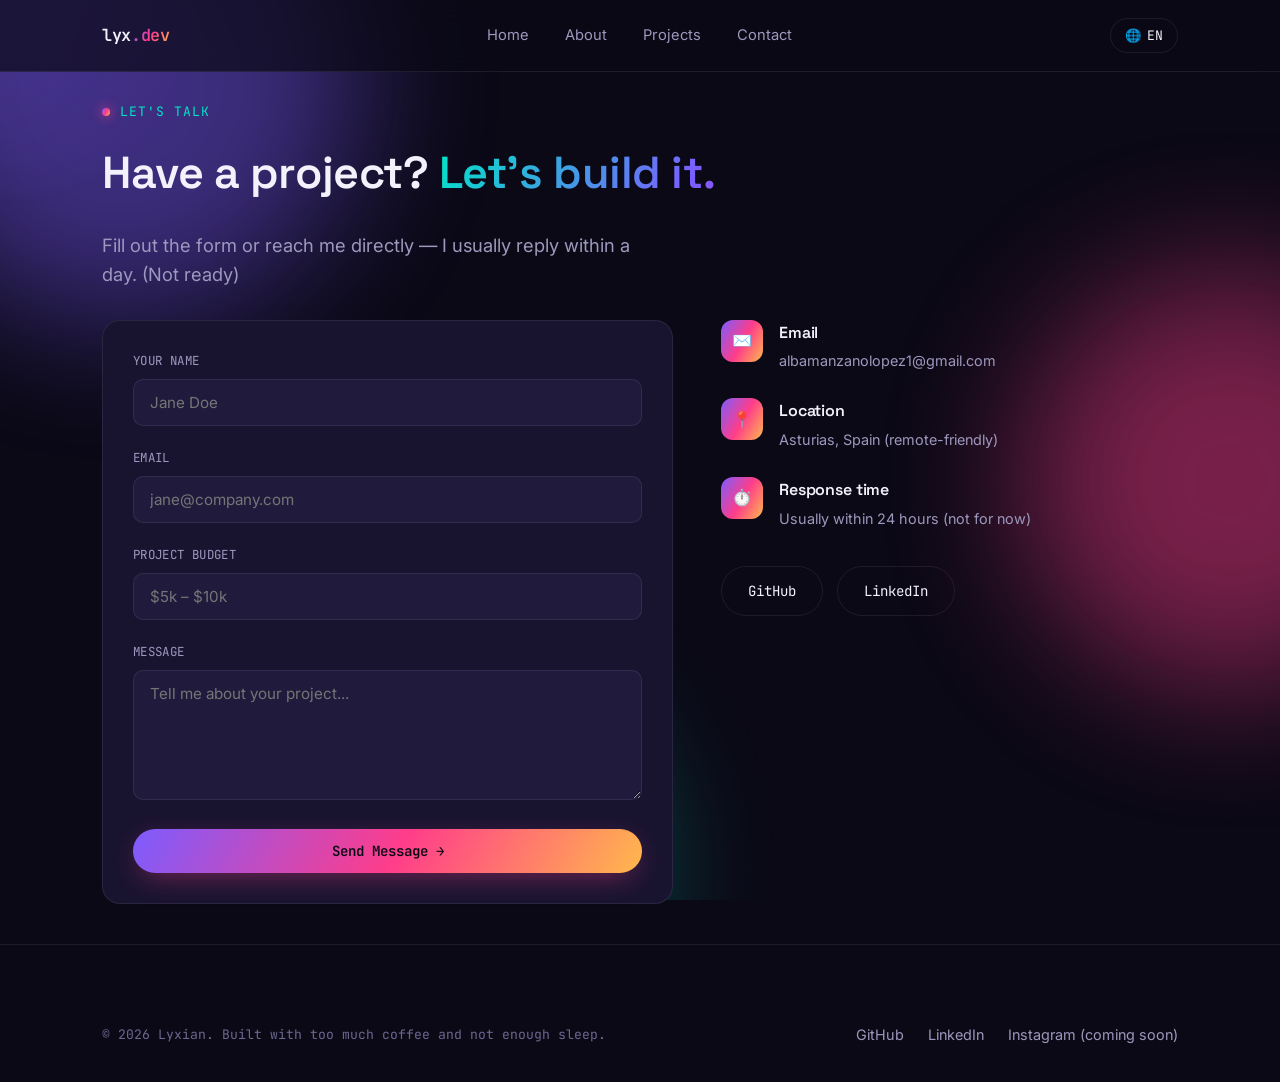
<file: Others/contact.html>
<!doctype html>
<html lang="en">
	<head>
		<meta charset="UTF-8" />
		<meta name="viewport" content="width=device-width, initial-scale=1.0" />
		<title>Contact Lyx</title>
		<link rel="preconnect" href="https://fonts.googleapis.com" />
		<link
			href="https://fonts.googleapis.com/css2?family=Space+Grotesk:wght@500;600;700&family=Inter:wght@400;500;600&family=JetBrains+Mono:wght@400;500;600&display=swap"
			rel="stylesheet"
		/>
		<link rel="stylesheet" href="../Style/style.css" />
	</head>
	<body>
		<div class="blobs">
			<div class="blob blob-1"></div>
			<div class="blob blob-2"></div>
			<div class="blob blob-3"></div>
		</div>
		<div class="cursor-glow"></div>

		<header class="site-nav">
			<div class="nav-inner">
				<a href="../index.html" class="logo">lyx<span>.dev</span></a>
				<nav class="nav-links">
					<a href="../index.html" data-i18n="nav_home">Home</a>
					<a href="../Others/about.html" data-i18n="nav_about">About</a>
					<a href="../Others/projects.html" data-i18n="nav_projects">Projects</a>
					<a href="../Others/contact.html" data-i18n="nav_contact">Contact</a>
				</nav>
				<button class="nav-toggle" aria-label="Toggle menu">☰</button>
			</div>
		</header>

		<main>
			<section class="wrap">
				<p class="eyebrow reveal" data-i18n="contact_eyebrow">LET'S TALK</p>
				<h1
					class="reveal"
					style="font-size: clamp(2rem, 4vw, 2.8rem); max-width: 640px"
				>
					<span data-i18n="contact_title_1">Have a project?</span>
					<span class="gradient-text" data-i18n="contact_title_2"
						>Let's build it.</span
					>
				</h1>
				<p class="lead reveal" data-i18n="contact_lead">
					Fill out the form or reach me directly — I usually reply within a day.
					(Not ready)
				</p>
			</section>

			<section
				class="wrap"
				style="
					padding-top: 0;
					display: grid;
					grid-template-columns: 1fr 0.8fr;
					gap: 48px;
				"
			>
				<form
					id="contact-form"
					class="card reveal"
					action="https://formspree.io/f/mqpzkooz"
					method="POST"
				>
					<div class="form-field">
						<label for="name" data-i18n="label_name">YOUR NAME</label>
						<input
							type="text"
							id="name"
							name="name"
							placeholder="Jane Doe"
							data-i18n-placeholder="ph_name"
							required
						/>
					</div>
					<div class="form-field">
						<label for="email" data-i18n="label_email">EMAIL</label>
						<input
							type="email"
							id="email"
							name="email"
							placeholder="jane@company.com"
							data-i18n-placeholder="ph_email"
							required
						/>
					</div>
					<div class="form-field">
						<label for="budget" data-i18n="label_budget">PROJECT BUDGET</label>
						<input
							type="text"
							id="budget"
							name="budget"
							placeholder="$5k – $10k"
							data-i18n-placeholder="ph_budget"
						/>
					</div>
					<div class="form-field">
						<label for="message" data-i18n="label_message">MESSAGE</label>
						<textarea
							id="message"
							name="message"
							placeholder="Tell me about your project..."
							data-i18n-placeholder="ph_message"
							required
						></textarea>
					</div>
					<button
						type="submit"
						class="btn btn-primary"
						style="width: 100%; justify-content: center; border: none"
						data-i18n="btn_send"
					>
						Send Message →
					</button>
				</form>

				<div class="reveal">
					<div class="contact-info-item">
						<div class="icon-tile">✉️</div>
						<div>
							<h3
								style="font-size: 1rem; margin-bottom: 4px"
								data-i18n="info_email_title"
							>
								Email
							</h3>
							<p style="color: var(--text-dim); font-size: 0.9rem; margin: 0">
								albamanzanolopez1@gmail.com
							</p>
						</div>
					</div>
					<div class="contact-info-item">
						<div class="icon-tile">📍</div>
						<div>
							<h3
								style="font-size: 1rem; margin-bottom: 4px"
								data-i18n="info_location_title"
							>
								Location
							</h3>
							<p
								style="color: var(--text-dim); font-size: 0.9rem; margin: 0"
								data-i18n="info_location_val"
							>
								Asturias, Spain (remote-friendly)
							</p>
						</div>
					</div>
					<div class="contact-info-item">
						<div class="icon-tile">⏱️</div>
						<div>
							<h3
								style="font-size: 1rem; margin-bottom: 4px"
								data-i18n="info_response_title"
							>
								Response time
							</h3>
							<p
								style="color: var(--text-dim); font-size: 0.9rem; margin: 0"
								data-i18n="info_response_val"
							>
								Usually within 24 hours (not for now)
							</p>
						</div>
					</div>

					<div style="margin-top: 36px; display: flex; gap: 14px">
						<a href="https://github.com/Lyxian0906" class="btn btn-ghost">GitHub</a>
						<a href="https://www.linkedin.com/in/alba-manzano-lópez" class="btn btn-ghost">LinkedIn</a>
					</div>
				</div>
			</section>
		</main>

		<footer>
			<div class="wrap footer-inner">
				<div class="footer-note" data-i18n="footer_note">
					© 2026 Lyxian. Built with too much coffee and not enough sleep.
				</div>
				<div class="footer-links">
					<a href="https://github.com/Lyxian0906">GitHub</a>
					<a href="https://www.linkedin.com/in/alba-manzano-lópez">LinkedIn</a>
					<a href="">Instagram (coming soon)</a>
				</div>
			</div>
		</footer>

		<script src="../Script/translations.js"></script>
		<script src="../Script/i18n.js"></script>
		<script src="../Script/script.js"></script>
	</body>
</html>
</file>
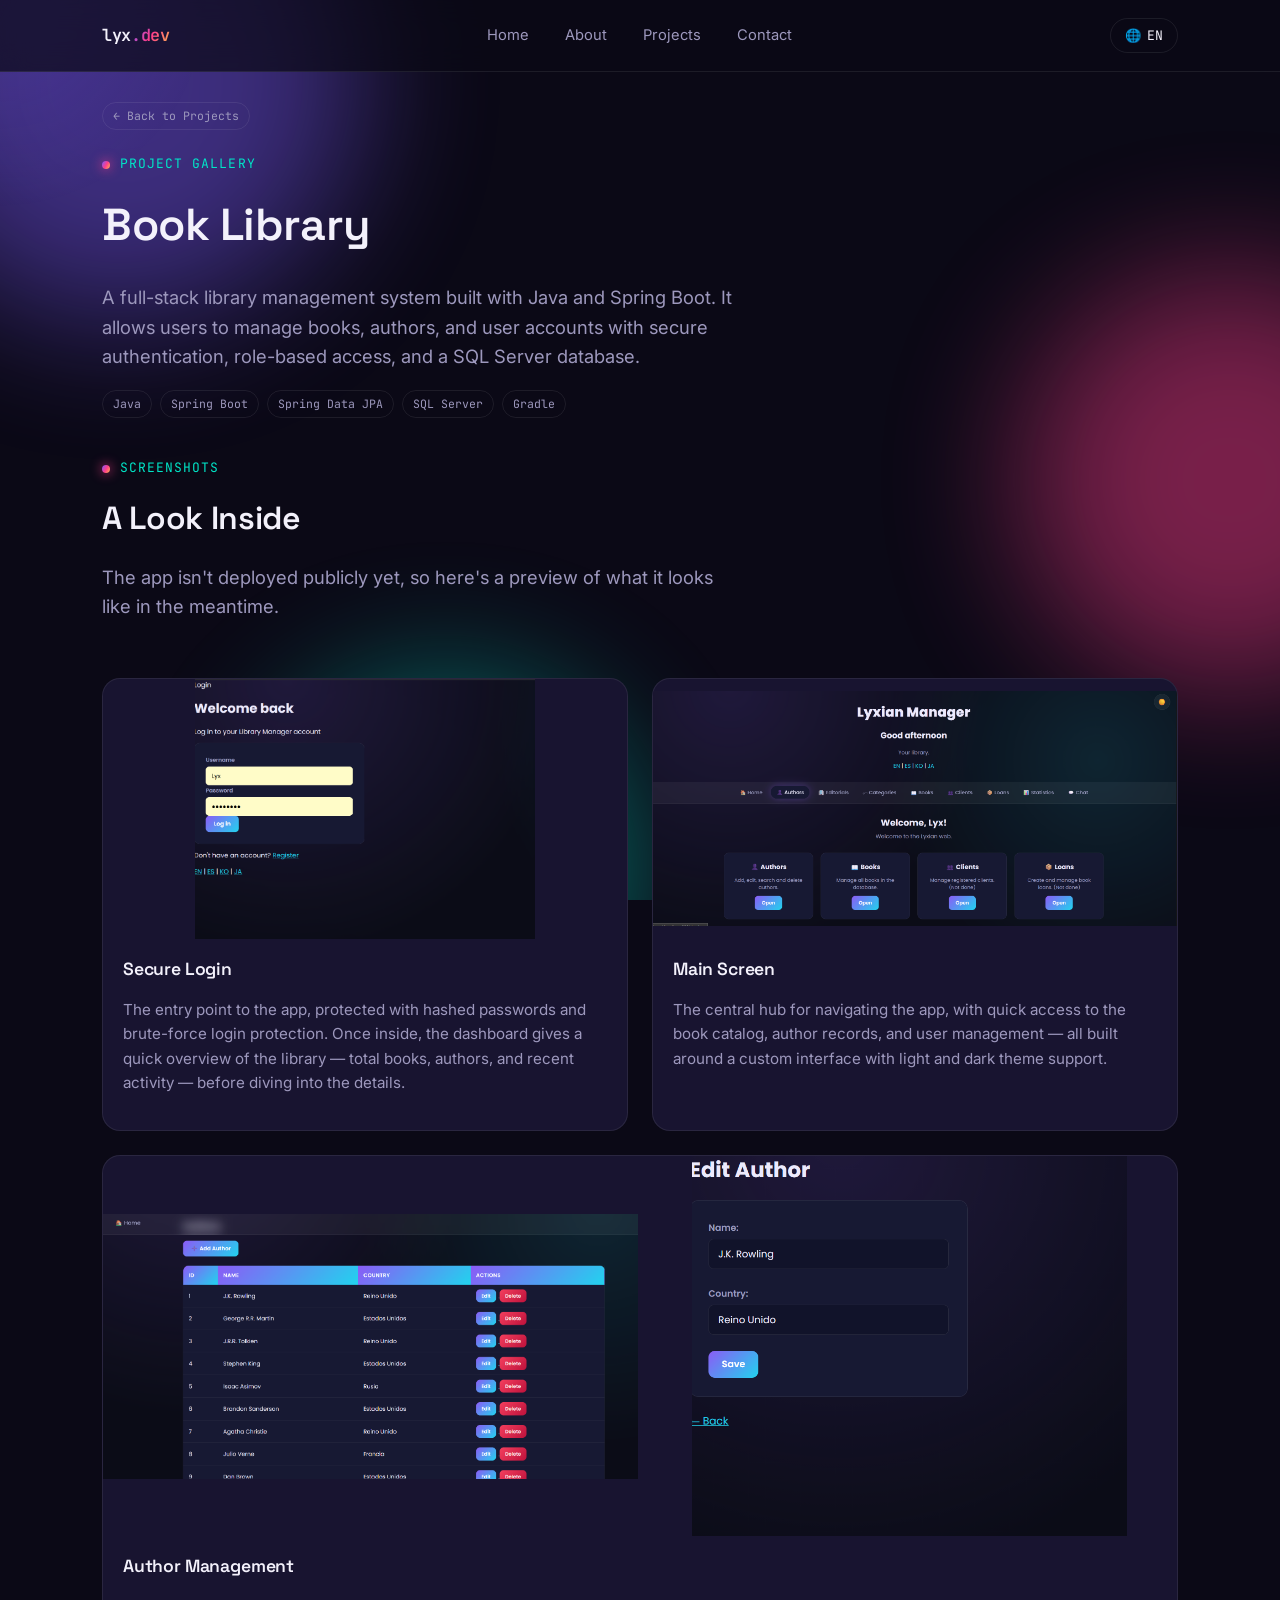
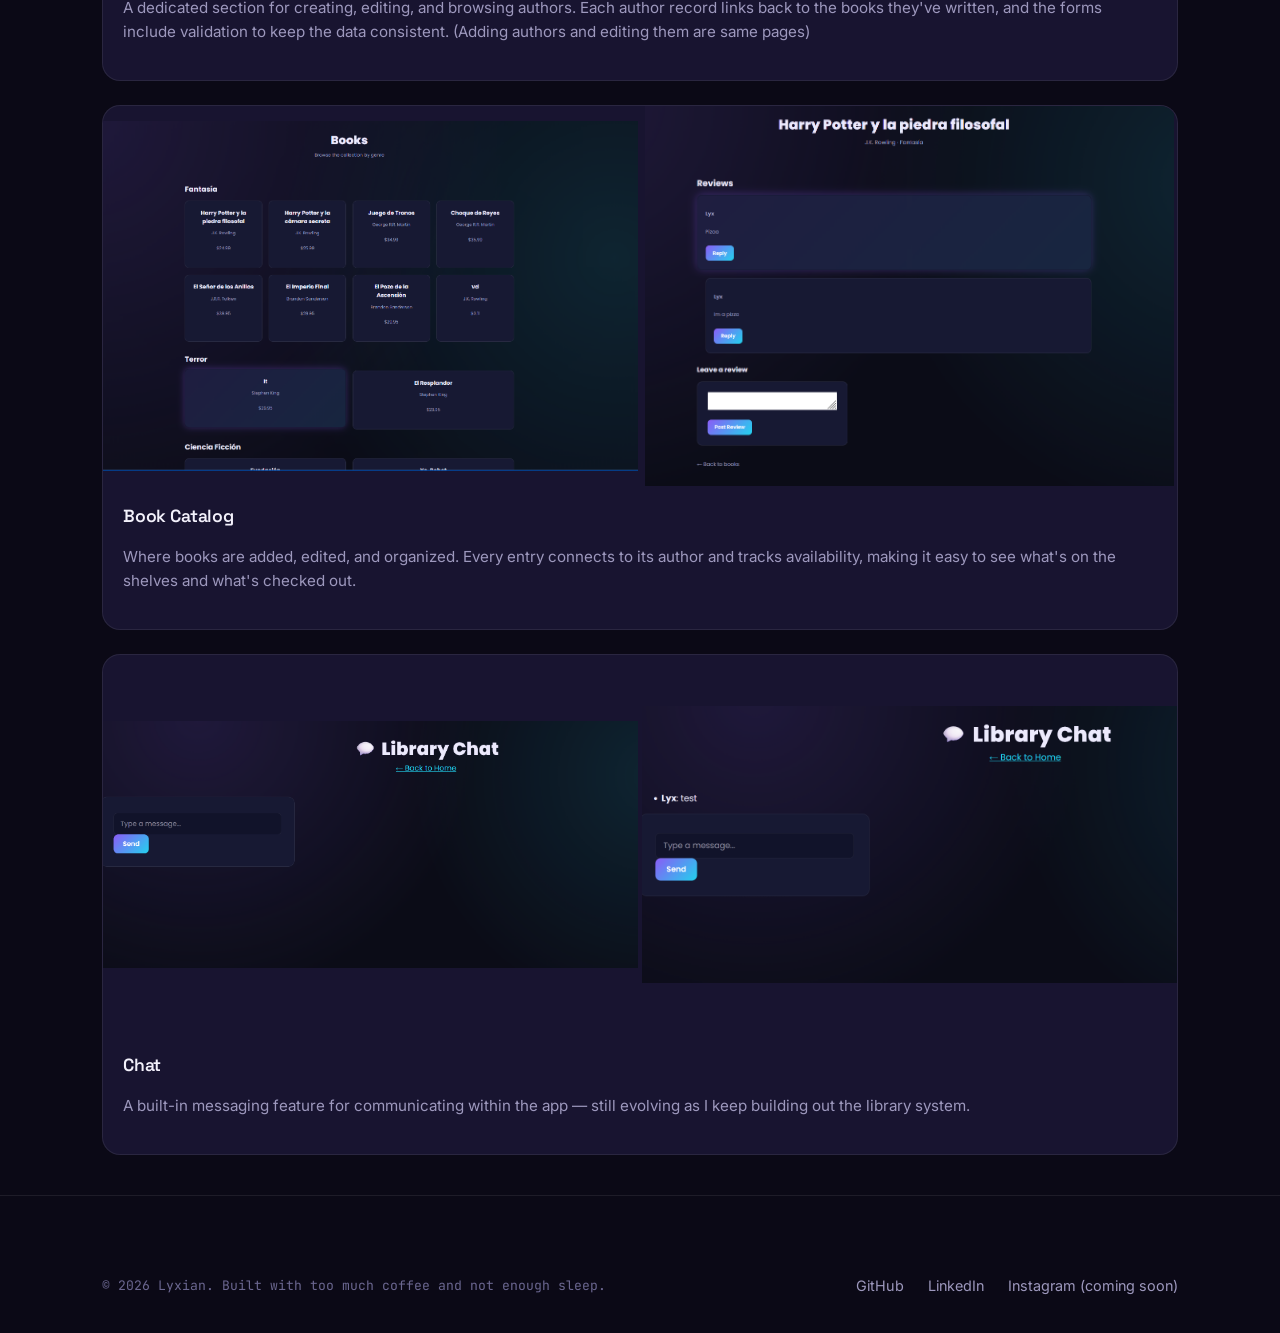
<file: Others/library.html>
<!doctype html>
<html lang="en">
	<head>
		<meta charset="UTF-8" />
		<meta name="viewport" content="width=device-width, initial-scale=1.0" />
		<title>Book Library — Lyxian</title>

		<link rel="preconnect" href="https://fonts.googleapis.com" />
		<link
			href="https://fonts.googleapis.com/css2?family=Space+Grotesk:wght@500;600;700&family=Inter:wght@400;500;600&family=JetBrains+Mono:wght@400;500;600&display=swap"
			rel="stylesheet"
		/>

		<link rel="stylesheet" href="../Style/style.css" />
	</head>

	<body>
		<div class="blobs">
			<div class="blob blob-1"></div>
			<div class="blob blob-2"></div>
			<div class="blob blob-3"></div>
		</div>

		<div class="cursor-glow"></div>

		<header class="site-nav">
			<div class="nav-inner">
				<a href="../index.html" class="logo">lyx<span>.dev</span></a>

				<nav class="nav-links">
					<a href="../index.html" data-i18n="nav_home">Home</a>
					<a href="../Others/about.html" data-i18n="nav_about">About</a>
					<a href="../Others/projects.html" data-i18n="nav_projects">Projects</a>
					<a href="../Others/contact.html" data-i18n="nav_contact">Contact</a>
				</nav>

				<button class="nav-toggle" aria-label="Toggle menu">☰</button>
			</div>
		</header>

		<main>
			<section class="wrap" style="padding-bottom: 0">
				<a
					href="../Others/projects.html"
					class="tag"
					style="
						display: inline-block;
						margin-bottom: 24px;
						text-decoration: none;
					"
					data-i18n="lib_back"
					>← Back to Projects</a
				>

				<p class="eyebrow reveal" data-i18n="lib_eyebrow">PROJECT GALLERY</p>

				<h1
					class="reveal"
					style="font-size: clamp(2rem, 4vw, 2.8rem); max-width: 680px"
				>
					<span data-i18n="p1_title">Book Library</span>
				</h1>

				<p class="lead reveal" style="max-width: 680px" data-i18n="p1_desc">
					A full-stack library management system built with Java and Spring
					Boot. It allows users to manage books, authors, and user accounts with
					secure authentication, role-based access, and a SQL Server database.
				</p>

				<div
					style="
						margin-top: 16px;
						margin-bottom: 40px;
						display: flex;
						gap: 8px;
						flex-wrap: wrap;
					"
				>
					<span class="tag">Java</span>
					<span class="tag">Spring Boot</span>
					<span class="tag">Spring Data JPA</span>
					<span class="tag">SQL Server</span>
					<span class="tag">Gradle</span>
				</div>
			</section>

			<section class="wrap" style="padding-top: 0">
				<div class="section-head reveal">
					<p class="eyebrow" data-i18n="lib_gallery_eyebrow">SCREENSHOTS</p>
					<h2 style="font-size: 2rem" data-i18n="lib_gallery_title">
						A Look Inside
					</h2>
					<p class="lead" style="max-width: 640px" data-i18n="lib_gallery_note">
						The app isn't deployed publicly yet, so here's a preview of what it
						looks like in the meantime.
					</p>
				</div>

				<div class="grid grid-2" style="gap: 24px">
					<figure
						class="card card-glow reveal"
						style="margin: 0; padding: 0; overflow: hidden"
					>
						<img
							src="../Images/login.png"
							alt="Book Library — login and dashboard"
							style="
								display: block;
								width: 100%;
								height: 260px;
								object-fit: contain;
								margin-bottom: 16px;
							"
						/>
						<div style="padding: 0 20px 20px 20px">
							<h3
								style="font-size: 1.1rem; margin-bottom: 8px"
								data-i18n="lib_shot1_title"
							>
								Secure Login
							</h3>
							<p
								style="color: var(--text-dim); font-size: 0.95rem"
								data-i18n="lib_shot1_desc"
							>
								The entry point to the app, protected with hashed passwords and
								brute-force login protection. Once inside, the dashboard gives a
								quick overview of the library — total books, authors, and recent
								activity — before diving into the details.
							</p>
						</div>
					</figure>

					<figure
						class="card card-glow reveal"
						style="margin: 0; padding: 0; overflow: hidden"
					>
						<img
							src="../Images/main.png"
							alt="Book Library — main screen"
							style="
								display: block;
								width: 100%;
								height: 260px;
								object-fit: contain;
								margin-bottom: 16px;
							"
						/>
						<div style="padding: 0 20px 20px 20px">
							<h3
								style="font-size: 1.1rem; margin-bottom: 8px"
								data-i18n="lib_shot2_title"
							>
								Main Screen
							</h3>
							<p
								style="color: var(--text-dim); font-size: 0.95rem"
								data-i18n="lib_shot2_desc"
							>
								The central hub for navigating the app, with quick access to the
								book catalog, author records, and user management — all built
								around a custom interface with light and dark theme support.
							</p>
						</div>
					</figure>

					<figure
						class="card card-glow reveal"
						style="margin: 0; padding: 0; overflow: hidden; grid-column: 1 / -1"
					>
						<div
							style="
								display: grid;
								grid-template-columns: repeat(2, 1fr);
								gap: 4px;
								margin-bottom: 16px;
							"
						>
							<img
								src="../Images/auth1.png"
								alt="Book Library — author management 1"
								style="
									display: block;
									width: 100%;
									height: 380px;
									object-fit: contain;
								"
							/>
							<img
								src="../Images/auth2.png"
								alt="Book Library — author management 2"
								style="
									display: block;
									width: 100%;
									height: 380px;
									object-fit: contain;
								"
							/>
						</div>
						<div style="padding: 0 20px 20px 20px">
							<h3
								style="font-size: 1.1rem; margin-bottom: 8px"
								data-i18n="lib_shot3_title"
							>
								Author Management
							</h3>
							<p
								style="color: var(--text-dim); font-size: 0.95rem"
								data-i18n="lib_shot3_desc"
							>
								A dedicated section for creating, editing, and browsing authors.
								Each author record links back to the books they've written, and
								the forms include validation to keep the data consistent. (Adding authors and editing them are same pages)
							</p>
						</div>
					</figure>

					<figure
						class="card card-glow reveal"
						style="margin: 0; padding: 0; overflow: hidden; grid-column: 1 / -1"
					>
						<div
							style="
								display: grid;
								grid-template-columns: repeat(2, 1fr);
								gap: 4px;
								margin-bottom: 16px;
							"
						>
							<img
								src="../Images/books1.png"
								alt="Book Library — book catalog 1"
								style="
									display: block;
									width: 100%;
									height: 380px;
									object-fit: contain;
								"
							/>
							<img
								src="../Images/books2.png"
								alt="Book Library — book catalog 2"
								style="
									display: block;
									width: 100%;
									height: 380px;
									object-fit: contain;
								"
							/>
						</div>
						<div style="padding: 0 20px 20px 20px">
							<h3
								style="font-size: 1.1rem; margin-bottom: 8px"
								data-i18n="lib_shot4_title"
							>
								Book Catalog
							</h3>
							<p
								style="color: var(--text-dim); font-size: 0.95rem"
								data-i18n="lib_shot4_desc"
							>
								Where books are added, edited, and organized. Every entry
								connects to its author and tracks availability, making it easy
								to see what's on the shelves and what's checked out.
							</p>
						</div>
					</figure>

					<figure
						class="card card-glow reveal"
						style="margin: 0; padding: 0; overflow: hidden; grid-column: 1 / -1"
					>
						<div
							style="
								display: grid;
								grid-template-columns: repeat(2, 1fr);
								gap: 4px;
								margin-bottom: 16px;
							"
						>
							<img
								src="../Images/chat1.png"
								alt="Book Library — chat 1"
								style="
									display: block;
									width: 100%;
									height: 380px;
									object-fit: contain;
								"
							/>
							<img
								src="../Images/chat2.png"
								alt="Book Library — chat 2"
								style="
									display: block;
									width: 100%;
									height: 380px;
									object-fit: contain;
								"
							/>
						</div>
						<div style="padding: 0 20px 20px 20px">
							<h3
								style="font-size: 1.1rem; margin-bottom: 8px"
								data-i18n="lib_shot5_title"
							>
								Chat
							</h3>
							<p
								style="color: var(--text-dim); font-size: 0.95rem"
								data-i18n="lib_shot5_desc"
							>
								A built-in messaging feature for communicating within the app —
								still evolving as I keep building out the library system.
							</p>
						</div>
					</figure>
				</div>
			</section>
		</main>

		<footer>
			<div class="wrap footer-inner">
				<div class="footer-note" data-i18n="footer_note">
					© 2026 Lyxian. Built with too much coffee and not enough sleep.
				</div>

				<div class="footer-links">
					<a href="https://github.com/Lyxian0906">GitHub</a>
					<a href="https://www.linkedin.com/in/alba-manzano-lópez">LinkedIn</a>
					<a href="">Instagram (coming soon)</a>
				</div>
			</div>
		</footer>

		<script src="../Script/translations.js"></script>
		<script src="../Script/i18n.js"></script>
		<script src="../Script/script.js"></script>
	</body>
</html>
</file>
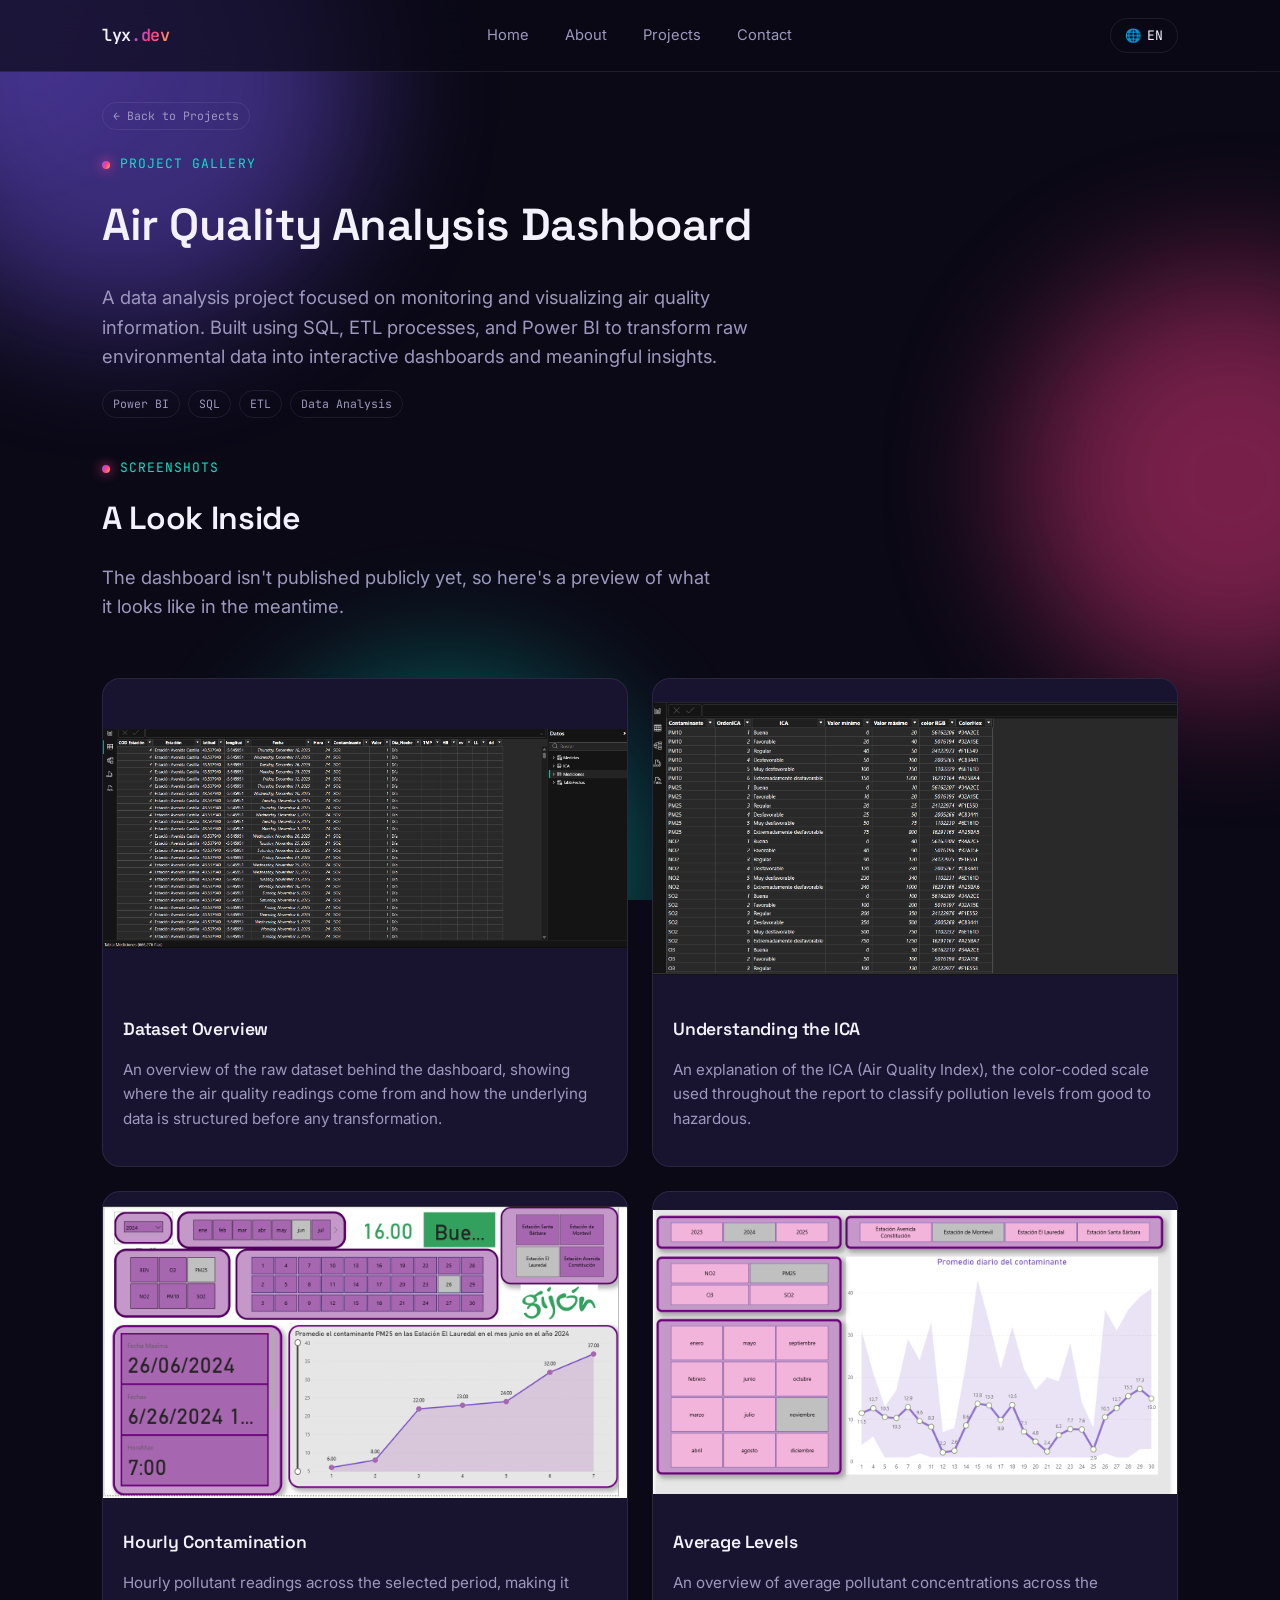
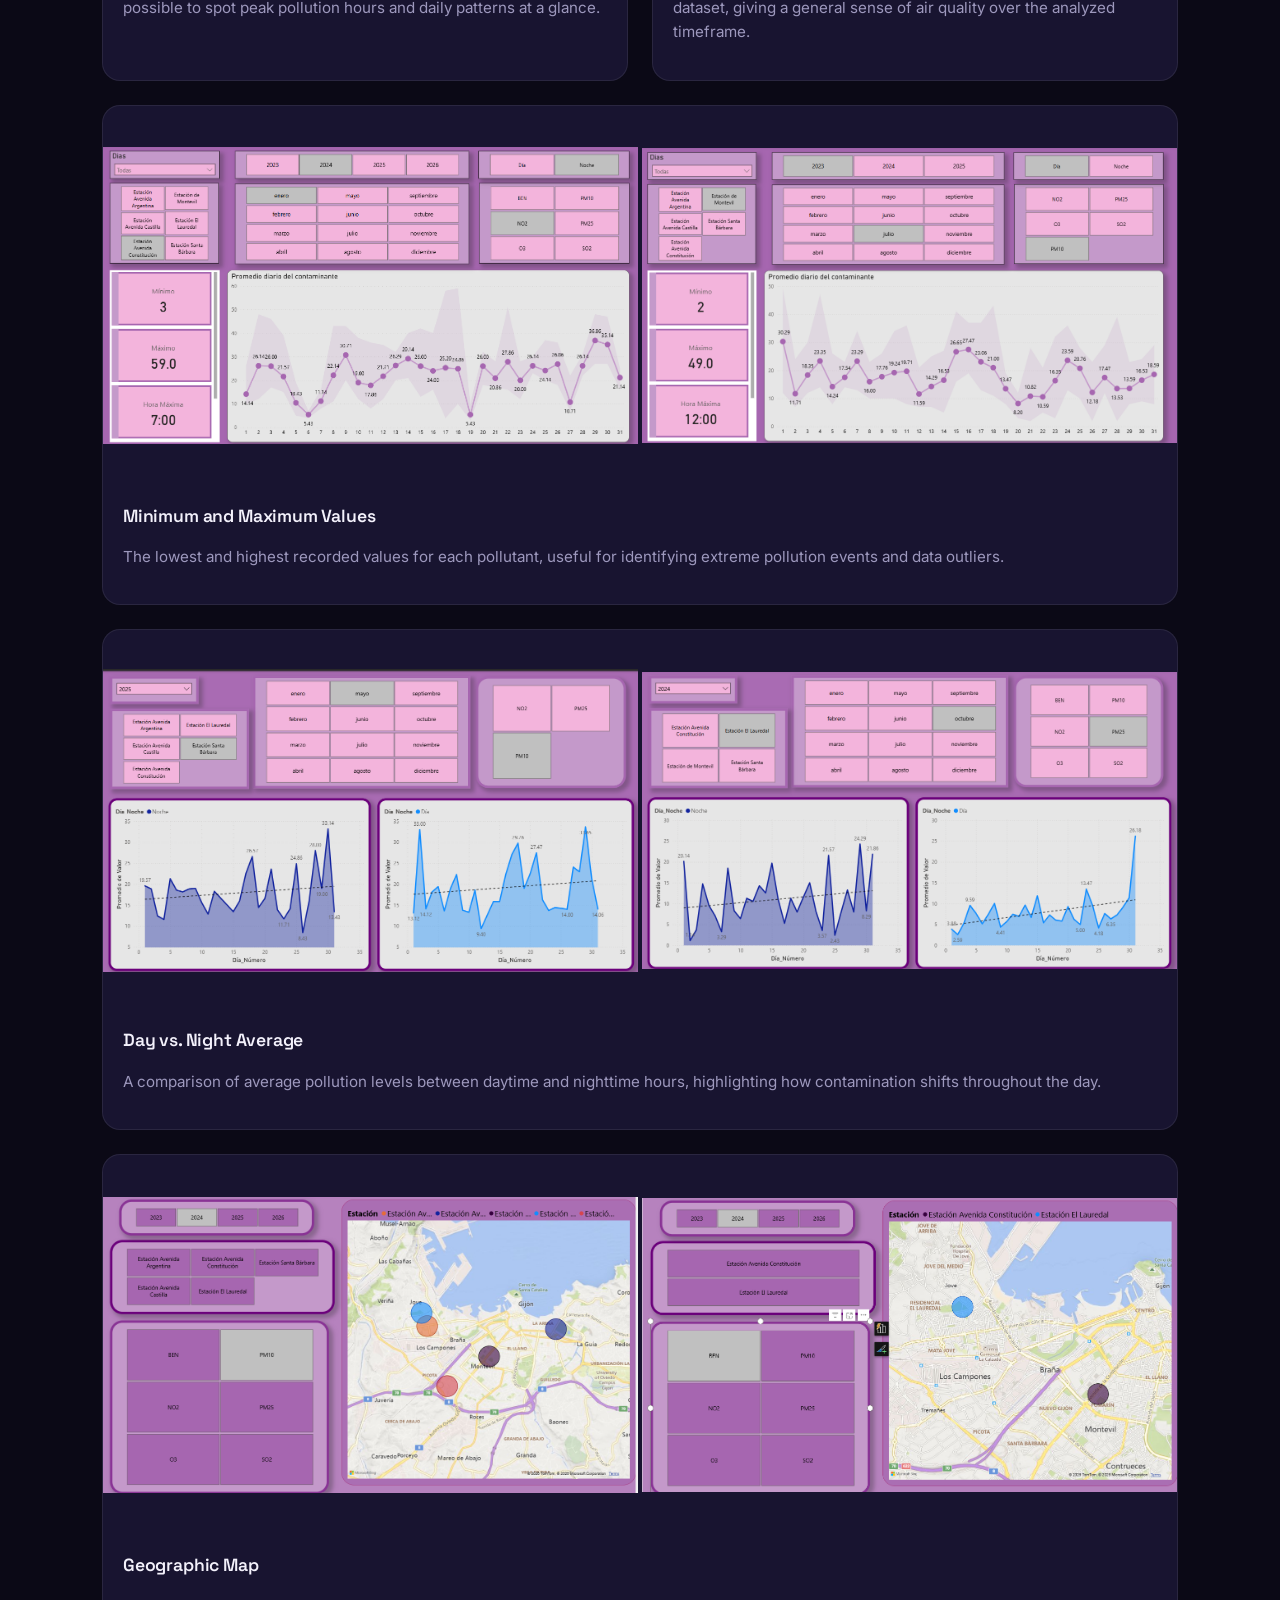
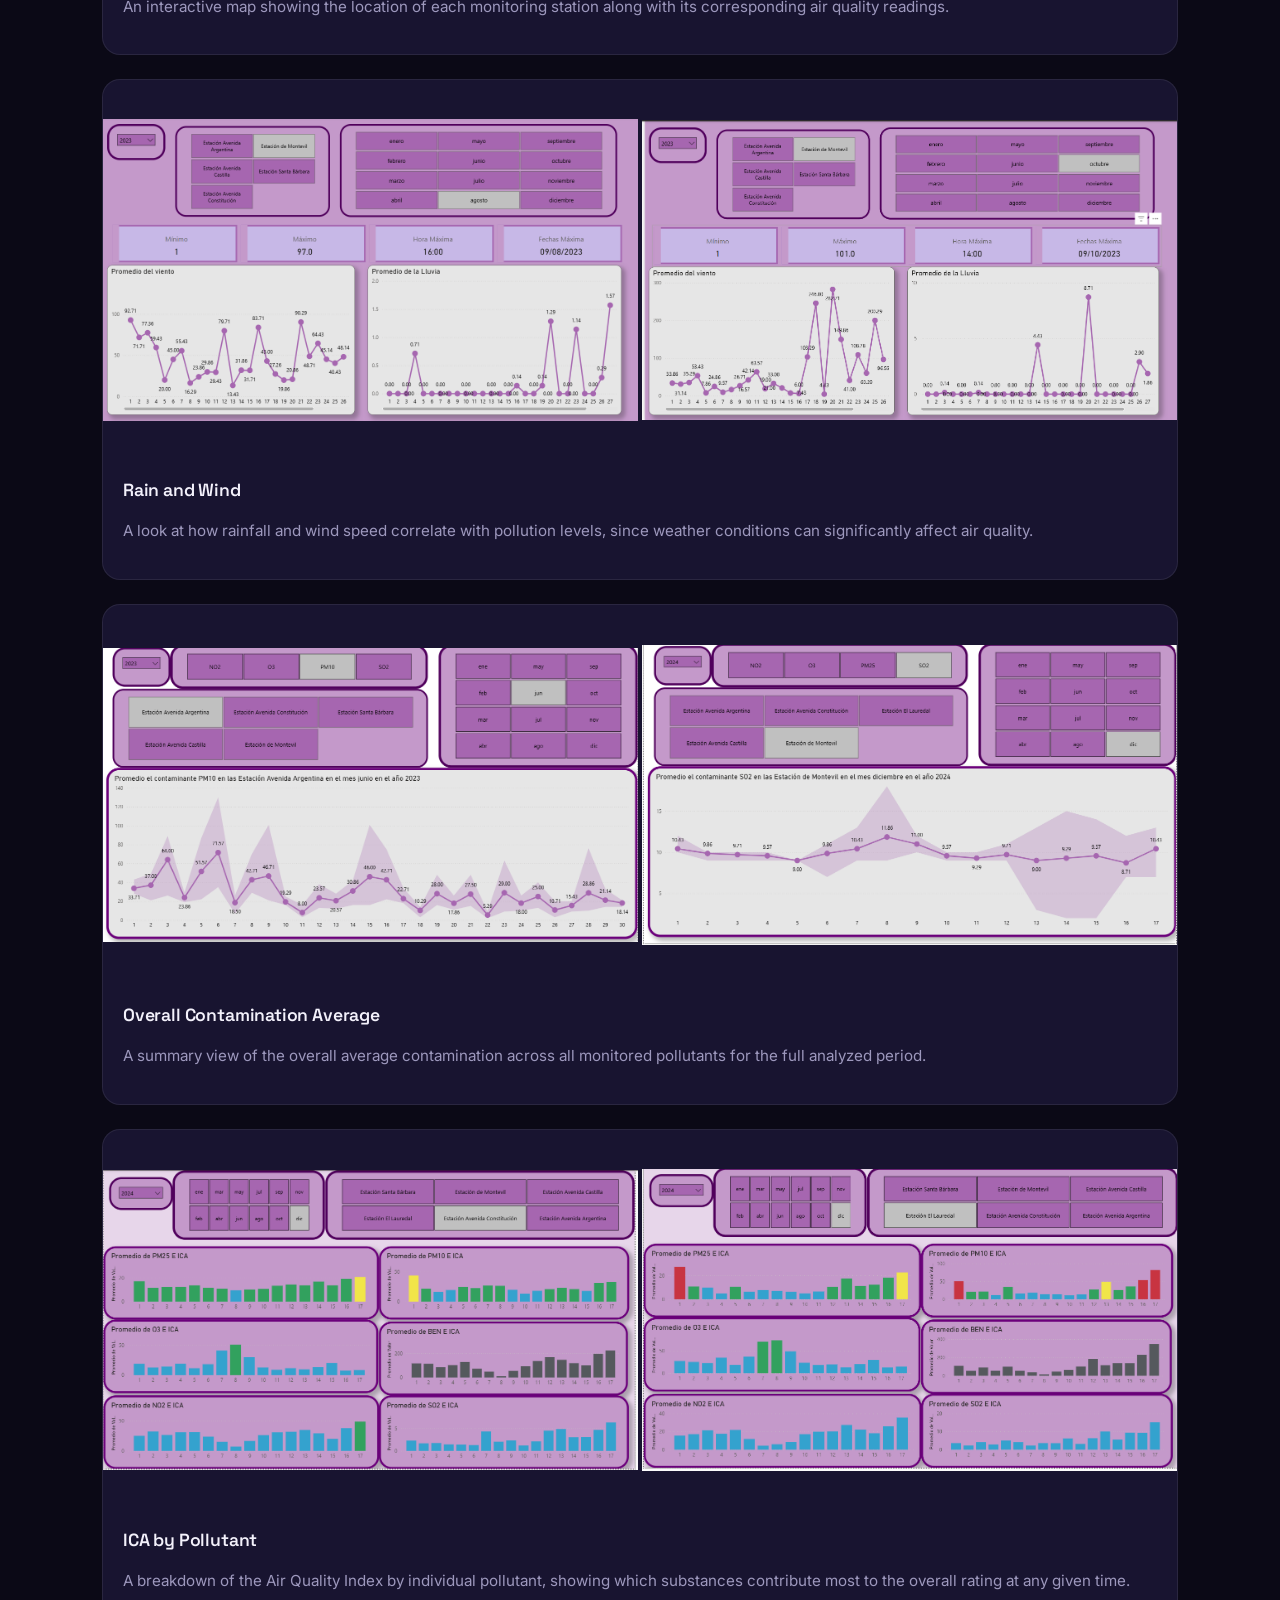
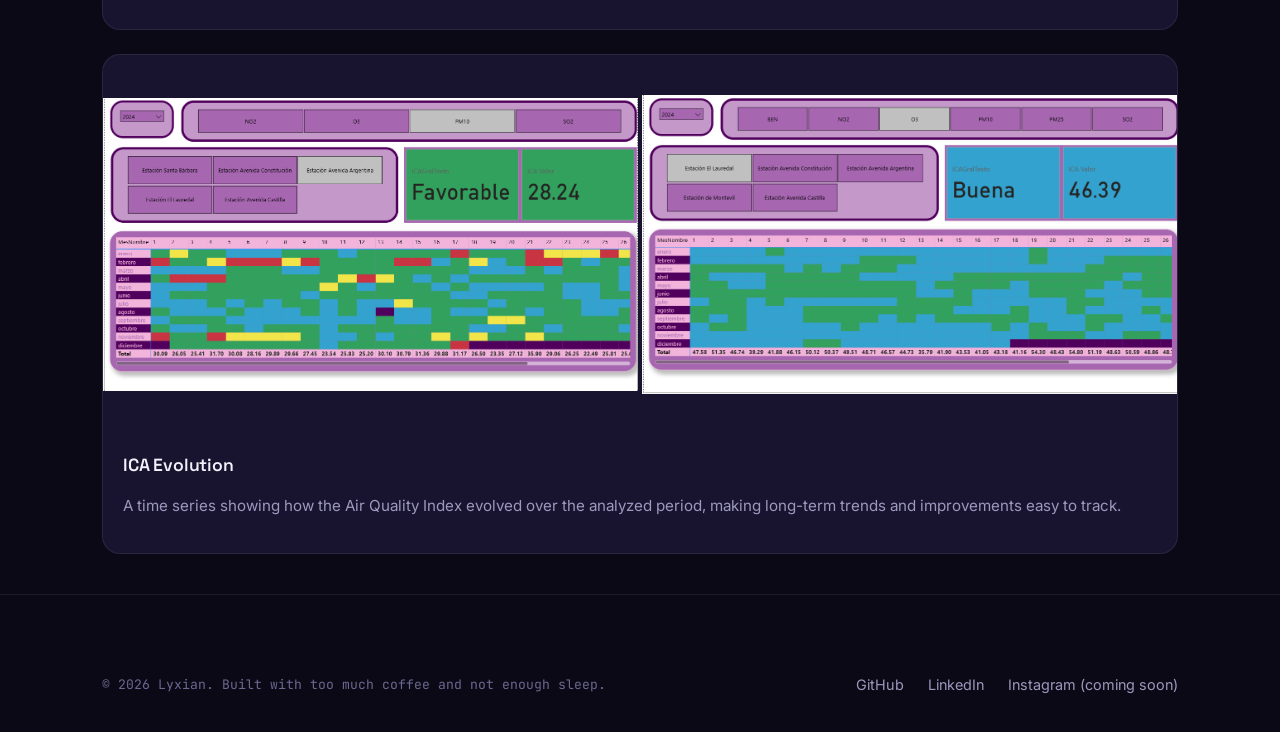
<file: Secondary/airQuality.html>
<!doctype html>
<html lang="en">
	<head>
		<meta charset="UTF-8" />
		<meta name="viewport" content="width=device-width, initial-scale=1.0" />
		<title>Air Quality Analysis Dashboard — Lyxian</title>

		<link rel="preconnect" href="https://fonts.googleapis.com" />
		<link
			href="https://fonts.googleapis.com/css2?family=Space+Grotesk:wght@500;600;700&family=Inter:wght@400;500;600&family=JetBrains+Mono:wght@400;500;600&display=swap"
			rel="stylesheet"
		/>

		<link rel="stylesheet" href="../Style/style.css" />
	</head>

	<body>
		<div class="blobs">
			<div class="blob blob-1"></div>
			<div class="blob blob-2"></div>
			<div class="blob blob-3"></div>
		</div>

		<div class="cursor-glow"></div>

		<header class="site-nav">
			<div class="nav-inner">
				<a href="index.html" class="logo">lyx<span>.dev</span></a>

				<nav class="nav-links">
					<a href="../index.html" data-i18n="nav_home">Home</a>
					<a href="../Others/about.html" data-i18n="nav_about">About</a>
					<a href="../Others/projects.html" data-i18n="nav_projects">Projects</a>
					<a href="../Others/contact.html" data-i18n="nav_contact">Contact</a>
				</nav>

				<button class="nav-toggle" aria-label="Toggle menu">☰</button>
			</div>
		</header>

		<main>
			<section class="wrap" style="padding-bottom: 0">
				<a
					href="../Others/projects.html"
					class="tag"
					style="
						display: inline-block;
						margin-bottom: 24px;
						text-decoration: none;
					"
					data-i18n="lib_back"
					>← Back to Projects</a
				>

				<p class="eyebrow reveal" data-i18n="qua_eyebrow">PROJECT GALLERY</p>

				<h1
					class="reveal"
					style="font-size: clamp(2rem, 4vw, 2.8rem); max-width: 680px"
				>
					<span data-i18n="p5_title">Air Quality Analysis Dashboard</span>
				</h1>

				<p class="lead reveal" style="max-width: 680px" data-i18n="p5_desc">
					A data analysis project focused on monitoring and visualizing air
					quality information. Built using SQL, ETL processes, and Power BI to
					transform raw environmental data into interactive dashboards and
					meaningful insights.
				</p>

				<div
					style="
						margin-top: 16px;
						margin-bottom: 40px;
						display: flex;
						gap: 8px;
						flex-wrap: wrap;
					"
				>
					<span class="tag">Power BI</span>
					<span class="tag">SQL</span>
					<span class="tag">ETL</span>
					<span class="tag">Data Analysis</span>
				</div>
			</section>

			<section class="wrap" style="padding-top: 0">
				<div class="section-head reveal">
					<p class="eyebrow" data-i18n="qua_gallery_eyebrow">SCREENSHOTS</p>
					<h2 style="font-size: 2rem" data-i18n="lib_gallery_title">
						A Look Inside
					</h2>
					<p class="lead" style="max-width: 640px" data-i18n="qua_gallery_note">
						The dashboard isn't published publicly yet, so here's a preview of
						what it looks like in the meantime.
					</p>
				</div>

		
				<div class="grid grid-2" style="gap: 24px">
					<figure
						class="card card-glow reveal"
						style="margin: 0; padding: 0; overflow: hidden"
					>
						<img
							src="../Images/ImagesAir/Data.png"
							alt="Air Quality Dashboard — dataset overview"
							style="
								display: block;
								width: 100%;
								height: 320px;
								object-fit: contain;
								margin-bottom: 16px;
							"
						/>

						<div style="padding: 0 20px 20px 20px">
							<h3
								style="font-size: 1.1rem; margin-bottom: 8px"
								data-i18n="qua_shot1_title"
							>
								Dataset Overview
							</h3>
							<p
								style="color: var(--text-dim); font-size: 0.95rem"
								data-i18n="qua_shot1_desc"
							>
								An overview of the raw dataset behind the dashboard, showing
								where the air quality readings come from and how the
								underlying data is structured before any transformation.
							</p>
						</div>
					</figure>

					<figure
						class="card card-glow reveal"
						style="margin: 0; padding: 0; overflow: hidden"
					>
						<img
							src="../Images/ImagesAir/ICAinfo.png"
							alt="Air Quality Dashboard — understanding the ICA"
							style="
								display: block;
								width: 100%;
								height: 320px;
								object-fit: contain;
								margin-bottom: 16px;
							"
						/>

						<div style="padding: 0 20px 20px 20px">
							<h3
								style="font-size: 1.1rem; margin-bottom: 8px"
								data-i18n="qua_shot2_title"
							>
								Understanding the ICA
							</h3>
							<p
								style="color: var(--text-dim); font-size: 0.95rem"
								data-i18n="qua_shot2_desc"
							>
								An explanation of the ICA (Air Quality Index), the
								color-coded scale used throughout the report to classify
								pollution levels from good to hazardous.
							</p>
						</div>
					</figure>

					<figure
						class="card card-glow reveal"
						style="margin: 0; padding: 0; overflow: hidden"
					>
						<img
							src="../Images/ImagesAir/1page.png"
							alt="Air Quality Dashboard — hourly contamination"
							style="
								display: block;
								width: 100%;
								height: 320px;
								object-fit: contain;
								margin-bottom: 16px;
							"
						/>

						<div style="padding: 0 20px 20px 20px">
							<h3
								style="font-size: 1.1rem; margin-bottom: 8px"
								data-i18n="qua_shot3_title"
							>
								Hourly Contamination
							</h3>
							<p
								style="color: var(--text-dim); font-size: 0.95rem"
								data-i18n="qua_shot3_desc"
							>
								Hourly pollutant readings across the selected period, making
								it possible to spot peak pollution hours and daily patterns
								at a glance.
							</p>
						</div>
					</figure>

					<figure
						class="card card-glow reveal"
						style="margin: 0; padding: 0; overflow: hidden"
					>
						<img
							src="../Images/ImagesAir/2page.png"
							alt="Air Quality Dashboard — average levels"
							style="
								display: block;
								width: 100%;
								height: 320px;
								object-fit: contain;
								margin-bottom: 16px;
							"
						/>
						<div style="padding: 0 20px 20px 20px">
							<h3
								style="font-size: 1.1rem; margin-bottom: 8px"
								data-i18n="qua_shot4_title"
							>
								Average Levels
							</h3>
							<p
								style="color: var(--text-dim); font-size: 0.95rem"
								data-i18n="qua_shot4_desc"
							>
								An overview of average pollutant concentrations across the
								dataset, giving a general sense of air quality over the
								analyzed timeframe.
							</p>
						</div>
					</figure>

					<figure
						class="card card-glow reveal"
						style="margin: 0; padding: 0; overflow: hidden; grid-column: 1 / -1"
					>
						<div
							style="
								display: grid;
								grid-template-columns: repeat(2, 1fr);
								gap: 4px;
								margin-bottom: 16px;
							"
						>
							<img
								src="../Images/ImagesAir/3page.png"
								alt="Air Quality Dashboard — minimum and maximum values 1"
								style="
									display: block;
									width: 100%;
									height: 380px;
									object-fit: contain;
								"
							/>
							<img
								src="../Images/ImagesAir/3.1page.png"
								alt="Air Quality Dashboard — minimum and maximum values 2"
								style="
									display: block;
									width: 100%;
									height: 380px;
									object-fit: contain;
								"
							/>
						</div>
						<div style="padding: 0 20px 20px 20px">
							<h3
								style="font-size: 1.1rem; margin-bottom: 8px"
								data-i18n="qua_shot5_title"
							>
								Minimum and Maximum Values
							</h3>
							<p
								style="color: var(--text-dim); font-size: 0.95rem"
								data-i18n="qua_shot5_desc"
							>
								The lowest and highest recorded values for each pollutant,
								useful for identifying extreme pollution events and data
								outliers.
							</p>
						</div>
					</figure>

					<figure
						class="card card-glow reveal"
						style="margin: 0; padding: 0; overflow: hidden; grid-column: 1 / -1"
					>
						<div
							style="
								display: grid;
								grid-template-columns: repeat(2, 1fr);
								gap: 4px;
								margin-bottom: 16px;
							"
						>
							<img
								src="../Images/ImagesAir/4page.png"
								alt="Air Quality Dashboard — day vs. night average 1"
								style="
									display: block;
									width: 100%;
									height: 380px;
									object-fit: contain;
								"
							/>
							<img
								src="../Images/ImagesAir/4.1page.png"
								alt="Air Quality Dashboard — day vs. night average 2"
								style="
									display: block;
									width: 100%;
									height: 380px;
									object-fit: contain;
								"
							/>
						</div>
						<div style="padding: 0 20px 20px 20px">
							<h3
								style="font-size: 1.1rem; margin-bottom: 8px"
								data-i18n="qua_shot6_title"
							>
								Day vs. Night Average
							</h3>
							<p
								style="color: var(--text-dim); font-size: 0.95rem"
								data-i18n="qua_shot6_desc"
							>
								A comparison of average pollution levels between daytime and
								nighttime hours, highlighting how contamination shifts
								throughout the day.
							</p>
						</div>
					</figure>

					<figure
						class="card card-glow reveal"
						style="margin: 0; padding: 0; overflow: hidden; grid-column: 1 / -1"
					>
						<div
							style="
								display: grid;
								grid-template-columns: repeat(2, 1fr);
								gap: 4px;
								margin-bottom: 16px;
							"
						>
							<img
								src="../Images/ImagesAir/5map.png"
								alt="Air Quality Dashboard — geographic map 1"
								style="
									display: block;
									width: 100%;
									height: 380px;
									object-fit: contain;
								"
							/>
							<img
								src="../Images/ImagesAir/5.1map.png"
								alt="Air Quality Dashboard — geographic map 2"
								style="
									display: block;
									width: 100%;
									height: 380px;
									object-fit: contain;
								"
							/>
						</div>
						<div style="padding: 0 20px 20px 20px">
							<h3
								style="font-size: 1.1rem; margin-bottom: 8px"
								data-i18n="qua_shot7_title"
							>
								Geographic Map
							</h3>
							<p
								style="color: var(--text-dim); font-size: 0.95rem"
								data-i18n="qua_shot7_desc"
							>
								An interactive map showing the location of each monitoring
								station along with its corresponding air quality readings.
							</p>
						</div>
					</figure>

					<figure
						class="card card-glow reveal"
						style="margin: 0; padding: 0; overflow: hidden; grid-column: 1 / -1"
					>
						<div
							style="
								display: grid;
								grid-template-columns: repeat(2, 1fr);
								gap: 4px;
								margin-bottom: 16px;
							"
						>
							<img
								src="../Images/ImagesAir/6WV.png"
								alt="Air Quality Dashboard — rain and wind 1"
								style="
									display: block;
									width: 100%;
									height: 380px;
									object-fit: contain;
								"
							/>
							<img
								src="../Images/ImagesAir/6.2WV.png"
								alt="Air Quality Dashboard — rain and wind 2"
								style="
									display: block;
									width: 100%;
									height: 380px;
									object-fit: contain;
								"
							/>
						</div>
						<div style="padding: 0 20px 20px 20px">
							<h3
								style="font-size: 1.1rem; margin-bottom: 8px"
								data-i18n="qua_shot8_title"
							>
								Rain and Wind
							</h3>
							<p
								style="color: var(--text-dim); font-size: 0.95rem"
								data-i18n="qua_shot8_desc"
							>
								A look at how rainfall and wind speed correlate with
								pollution levels, since weather conditions can significantly
								affect air quality.
							</p>
						</div>
					</figure>

					<figure
						class="card card-glow reveal"
						style="margin: 0; padding: 0; overflow: hidden; grid-column: 1 / -1"
					>
						<div
							style="
								display: grid;
								grid-template-columns: repeat(2, 1fr);
								gap: 4px;
								margin-bottom: 16px;
							"
						>
							<img
								src="../Images/ImagesAir/7AV.png"
								alt="Air Quality Dashboard — overall contamination average 1"
								style="
									display: block;
									width: 100%;
									height: 380px;
									object-fit: contain;
								"
							/>
							<img
								src="../Images/ImagesAir/7.1AV.png"
								alt="Air Quality Dashboard — overall contamination average 2"
								style="
									display: block;
									width: 100%;
									height: 380px;
									object-fit: contain;
								"
							/>
						</div>
						<div style="padding: 0 20px 20px 20px">
							<h3
								style="font-size: 1.1rem; margin-bottom: 8px"
								data-i18n="qua_shot9_title"
							>
								Overall Contamination Average
							</h3>
							<p
								style="color: var(--text-dim); font-size: 0.95rem"
								data-i18n="qua_shot9_desc"
							>
								A summary view of the overall average contamination across
								all monitored pollutants for the full analyzed period.
							</p>
						</div>
					</figure>

					<figure
						class="card card-glow reveal"
						style="margin: 0; padding: 0; overflow: hidden; grid-column: 1 / -1"
					>
						<div
							style="
								display: grid;
								grid-template-columns: repeat(2, 1fr);
								gap: 4px;
								margin-bottom: 16px;
							"
						>
							<img
								src="../Images/ImagesAir/8ICA.png"
								alt="Air Quality Dashboard — ICA by pollutant 1"
								style="
									display: block;
									width: 100%;
									height: 380px;
									object-fit: contain;
								"
							/>
							<img
								src="../Images/ImagesAir/8.2ICA.png"
								alt="Air Quality Dashboard — ICA by pollutant 2"
								style="
									display: block;
									width: 100%;
									height: 380px;
									object-fit: contain;
								"
							/>
						</div>
						<div style="padding: 0 20px 20px 20px">
							<h3
								style="font-size: 1.1rem; margin-bottom: 8px"
								data-i18n="qua_shot10_title"
							>
								ICA by Pollutant
							</h3>
							<p
								style="color: var(--text-dim); font-size: 0.95rem"
								data-i18n="qua_shot10_desc"
							>
								A breakdown of the Air Quality Index by individual pollutant,
								showing which substances contribute most to the overall
								rating at any given time.
							</p>
						</div>
					</figure>

					<figure
						class="card card-glow reveal"
						style="margin: 0; padding: 0; overflow: hidden; grid-column: 1 / -1"
					>
						<div
							style="
								display: grid;
								grid-template-columns: repeat(2, 1fr);
								gap: 4px;
								margin-bottom: 16px;
							"
						>
							<img
								src="../Images/ImagesAir/9ICAevolution.png"
								alt="Air Quality Dashboard — ICA evolution 1"
								style="
									display: block;
									width: 100%;
									height: 380px;
									object-fit: contain;
								"
							/>
							<img
								src="../Images/ImagesAir/9.1ICAevol.png"
								alt="Air Quality Dashboard — ICA evolution 2"
								style="
									display: block;
									width: 100%;
									height: 380px;
									object-fit: contain;
								"
							/>
						</div>
						<div style="padding: 0 20px 20px 20px">
							<h3
								style="font-size: 1.1rem; margin-bottom: 8px"
								data-i18n="qua_shot11_title"
							>
								ICA Evolution
							</h3>
							<p
								style="color: var(--text-dim); font-size: 0.95rem"
								data-i18n="qua_shot11_desc"
							>
								A time series showing how the Air Quality Index evolved over
								the analyzed period, making long-term trends and improvements
								easy to track.
							</p>
						</div>
					</figure>
				</div>
			</section>
		</main>

		<footer>
			<div class="wrap footer-inner">
				<div class="footer-note" data-i18n="footer_note">
					© 2026 Lyxian. Built with too much coffee and not enough sleep.
				</div>

				<div class="footer-links">
					<a href="https://github.com/Lyxian0906">GitHub</a>
					<a href="https://www.linkedin.com/in/alba-manzano-lópez">LinkedIn</a>
					<a href="">Instagram (coming soon)</a>
				</div>
			</div>
		</footer>

		<script src="../Script/translations.js"></script>
		<script src="../Script/i18n.js"></script>
		<script src="../Script/script.js"></script>
	</body>
</html>
</file>
<file: Style/style.css>
/* ============================================
   TOKENS
   ============================================ */
:root {
	--bg: #0b0916;
	--bg-soft: #120f24;
	--surface: #181430;
	--surface-2: #201a3d;
	--border: rgba(255, 255, 255, 0.08);
	--text: #f3f1fb;
	--text-dim: #9d98bd;
	--text-faint: #6b6790;

	--violet: #7c5cff;
	--pink: #ff3d8a;
	--amber: #ffb84d;
	--cyan: #00e5c7;

	--gradient-main: linear-gradient(
		120deg,
		var(--violet) 0%,
		var(--pink) 52%,
		var(--amber) 100%
	);
	--gradient-cyan: linear-gradient(120deg, var(--cyan), var(--violet));
	--gradient-text: linear-gradient(
		120deg,
		var(--cyan) 0%,
		var(--violet) 45%,
		var(--pink) 100%
	);

	--font-display: "Space Grotesk", sans-serif;
	--font-body: "Inter", sans-serif;
	--font-mono: "JetBrains Mono", monospace;

	--radius: 18px;
	--radius-sm: 10px;
	--ease: cubic-bezier(0.16, 0.84, 0.44, 1);
}

* {
	box-sizing: border-box;
}
html {
	scroll-behavior: smooth;
}

@media (prefers-reduced-motion: reduce) {
	html {
		scroll-behavior: auto;
	}
	*,
	*::before,
	*::after {
		animation-duration: 0.001ms !important;
		animation-iteration-count: 1 !important;
		transition-duration: 0.001ms !important;
		scroll-behavior: auto !important;
	}
}

body {
	margin: 0;
	background: var(--bg);
	color: var(--text);
	font-family: var(--font-body);
	line-height: 1.6;
	overflow-x: hidden;
	-webkit-font-smoothing: antialiased;
}

a {
	color: inherit;
	text-decoration: none;
}
ul {
	list-style: none;
	margin: 0;
	padding: 0;
}
img {
	max-width: 100%;
	display: block;
}

::selection {
	background: var(--pink);
	color: var(--bg);
}

:focus-visible {
	outline: 2px solid var(--cyan);
	outline-offset: 3px;
	border-radius: 4px;
}

.wrap {
	max-width: 1140px;
	margin: 0 auto;
	margin-top: 30px;
	padding: 0 32px;
}

.wrap2 {
	max-width: 1140px;
	margin: 0 auto;
	margin-top: 150px;
	padding: 0 32px;
}

.eyebrow {
	font-family: var(--font-mono);
	font-size: 13px;
	letter-spacing: 0.08em;
	color: var(--cyan);
	display: flex;
	align-items: center;
	gap: 10px;
	margin: 0 0 14px;
}

.eyebrow2 {
	font-family: var(--font-mono);
	font-size: 13px;
	letter-spacing: 0.08em;
	color: var(--cyan);
	display: flex;
	align-items: center;
	gap: 10px;
	margin: 0 0 14px;
  position: relative;
  left: -400px;
  margin-top: 80px;
  
}

.eyebrow3 {
	font-family: var(--font-mono);
	font-size: 13px;
	letter-spacing: 0.08em;
	color: var(--cyan);
	display: flex;
	align-items: center;
	gap: 10px;
	margin-top:70px ;
  
}

.eyebrow::before, .eyebrow2::before, .eyebrow3::before {
	content: "";
	width: 8px;
	height: 8px;
	border-radius: 50%;
	background: var(--gradient-main);
	box-shadow: 0 0 12px var(--pink);
  
}


.language-item {
  display: flex;
  gap: 15px;
  position: relative;
  align-items: center;
  left: -400px;
}

/* Dots spacing container */
.dots-container {
  display: flex;
  gap: 8px; /* Space between dots */
}

/* Base dot style (Empty/Inactive) */
.dot {
  width: 12px;
  height: 12px;
  border-radius: 50%;
  background-color: #3c2525; /* Light gray for empty dots */
  display: inline-block;
}

/* Active dot style (Filled) */
.dot.active {
background: var(--gradient-main);
box-shadow: 0 0 12px var(--pink);
}


h1,
h2,
h3,
h4 {
	font-family: var(--font-display);
	font-weight: 600;
	letter-spacing: -0.01em;
	margin: 0 0 0.5em;
	color: var(--text);
}

.gradient-text {
	background: var(--gradient-text);
	background-size: 200% 200%;
	-webkit-background-clip: text;
	background-clip: text;
	color: transparent;
	animation: gradientShift 8s ease infinite;
}

@keyframes gradientShift {
	0%,
	100% {
		background-position: 0% 50%;
	}
	50% {
		background-position: 100% 50%;
	}
}

p.lead {
	font-size: 1.15rem;
	color: var(--text-dim);
	max-width: 560px;
}
.skills-grid {
  display: flex;
  flex-direction: row; 
  gap: 54px;           
  max-width: 640px;   

}

.skills-grid2 {
  display: flex;
  flex-direction: row; 
  gap: 54px;           
  max-width: 640px;   
  margin-top: 20;
  
}

.skills-grid .lead .skills-grid2{
  margin: 0; 
}

/* ============================================
   AMBIENT BACKGROUND BUBBLES THING
   ============================================ */
.blobs {
	position: fixed;
	inset: 0;
	z-index: 0;
	overflow: hidden;
	pointer-events: none;
}
.blob {
	position: absolute;
	border-radius: 50%;
	filter: blur(70px);
	opacity: 0.45;
	will-change: transform;
}
.blob-1 {
	width: 480px;
	height: 480px;
	background: var(--violet);
	top: -160px;
	left: -120px;
	animation: float1 22s ease-in-out infinite;
}
.blob-2 {
	width: 420px;
	height: 420px;
	background: var(--pink);
	top: 30%;
	right: -160px;
	animation: float2 26s ease-in-out infinite;
}
.blob-3 {
	width: 380px;
	height: 380px;
	background: var(--cyan);
	bottom: -160px;
	left: 20%;
	animation: float3 30s ease-in-out infinite;
}
@keyframes float1 {
	0%,
	100% {
		transform: translate(0, 0) scale(1);
	}
	50% {
		transform: translate(60px, 80px) scale(1.15);
	}
}
@keyframes float2 {
	0%,
	100% {
		transform: translate(0, 0) scale(1);
	}
	50% {
		transform: translate(-70px, 60px) scale(0.9);
	}
}
@keyframes float3 {
	0%,
	100% {
		transform: translate(0, 0) scale(1);
	}
	50% {
		transform: translate(50px, -60px) scale(1.1);
	}
}

.cursor-glow {
	position: fixed;
	width: 420px;
	height: 420px;
	border-radius: 50%;
	background: radial-gradient(
		circle,
		rgba(124, 92, 255, 0.18),
		transparent 70%
	);
	pointer-events: none;
	z-index: 0;
	transform: translate(-50%, -50%);
	transition: opacity 0.3s;
	will-change: left, top;
}

main {
	position: relative;
	z-index: 1;
}

/* ============================================
   NAV
   ============================================ */
header.site-nav {
	position: sticky;
	top: 0;
	z-index: 50;
	backdrop-filter: blur(14px);
	background: rgba(11, 9, 22, 0.7);
	border-bottom: 1px solid var(--border);
}
.nav-inner {
	display: flex;
	align-items: center;
	justify-content: space-between;
	padding: 18px 32px;
	max-width: 1140px;
	margin: 0 auto;
}
.logo {
	font-family: var(--font-mono);
	font-weight: 600;
	font-size: 1.05rem;
	letter-spacing: -0.02em;
}
.logo span {
	background: var(--gradient-main);
	-webkit-background-clip: text;
	background-clip: text;
	color: transparent;
}
.nav-links {
	display: flex;
	gap: 36px;
}
.nav-links a {
	position: relative;
	font-size: 0.92rem;
	color: var(--text-dim);
	padding: 4px 0;
	transition: color 0.25s var(--ease);
}
.nav-links a::after {
	content: "";
	position: absolute;
	left: 0;
	bottom: -2px;
	width: 0;
	height: 2px;
	background: var(--gradient-main);
	transition: width 0.3s var(--ease);
	border-radius: 2px;
}
.nav-links a:hover,
.nav-links a.active {
	color: var(--text);
}
.nav-links a:hover::after,
.nav-links a.active::after {
	width: 100%;
}

.nav-toggle {
	display: none;
	background: none;
	border: none;
	color: var(--text);
	font-size: 1.6rem;
	cursor: pointer;
}


/*---------About nav---------*/
html {
				scroll-behavior: smooth;
			}
			main section[id] {
				scroll-margin-top: 90px;
			}
			.quick-nav {
				position: sticky;
				top: 0;
				z-index: 40;
				display: flex;
				flex-wrap: wrap;
				gap: 10px;
				padding: 14px 24px;
				margin-bottom: 12px;
				backdrop-filter: blur(12px);
				-webkit-backdrop-filter: blur(12px);
				background: rgba(11, 9, 22, 0.72);
				border-bottom: 1px solid rgba(255, 255, 255, 0.08);
			}
			.quick-nav a {
				font-family: var(--font-mono);
				font-size: 0.78rem;
				padding: 6px 14px;
				border-radius: 999px;
				border: 1px solid rgba(255, 255, 255, 0.14);
				color: var(--text-dim, #a0a0b0);
				text-decoration: none;
				white-space: nowrap;
				transition: all 0.2s ease;
			}
			.quick-nav a:hover,
			.quick-nav a.active {
				color: #0b0916;
				background: var(--gradient-main);
				border-color: transparent;
			}
			.cert-grid {
				display: grid;
				grid-template-columns: repeat(auto-fit, minmax(240px, 1fr));
				gap: 24px;
				margin-top: 32px;
			}
			.cert-card {
				padding: 28px;
				border-radius: 20px;
				border: 1px solid rgba(255, 255, 255, 0.1);
				background: rgba(255, 255, 255, 0.03);
				display: flex;
				flex-direction: column;
			}
			.cert-icon {
				font-size: 1.8rem;
				margin-bottom: 12px;
			}
			.cert-card h3 {
				font-size: 1.05rem;
				margin-bottom: 8px;
			}
			.cert-date {
				font-family: var(--font-mono);
				font-size: 0.78rem;
				color: var(--text-dim);
				margin-bottom: 10px;
			}
			.cert-card p {
				color: var(--text-dim);
				font-size: 0.9rem;
				margin-bottom: 18px;
				flex-grow: 1;
			}
			.cert-link {
				display: inline-block;
				font-family: var(--font-mono);
				font-size: 0.85rem;
				color: inherit;
				text-decoration: none;
				border-bottom: 1px solid currentColor;
				padding-bottom: 2px;
				width: fit-content;
			}
			.cert-note {
				margin-top: 20px;
				color: var(--text-dim);
				font-size: 0.85rem;
				font-style: italic;
			}

/* -----------Language switcher---------- */
.lang-switcher {
	position: relative;
}
.lang-trigger {
	display: flex;
	align-items: center;
	gap: 6px;
	background: transparent;
	border: 1px solid var(--border);
	color: var(--text);
	font-family: var(--font-mono);
	font-size: 0.82rem;
	padding: 8px 14px;
	border-radius: 999px;
	cursor: pointer;
	transition:
		border-color 0.25s var(--ease),
		color 0.25s var(--ease);
}
.lang-trigger:hover {
	border-color: var(--cyan);
	color: var(--cyan);
}
.lang-menu {
	position: absolute;
	top: calc(100% + 10px);
	right: 0;
	min-width: 160px;
	background: var(--surface);
	border: 1px solid var(--border);
	border-radius: var(--radius-sm);
	padding: 6px;
	display: flex;
	flex-direction: column;
	gap: 2px;
	opacity: 0;
	visibility: hidden;
	transform: translateY(-6px);
	transition:
		opacity 0.2s var(--ease),
		transform 0.2s var(--ease),
		visibility 0.2s;
	z-index: 60;
	box-shadow: 0 20px 50px -20px rgba(0, 0, 0, 0.6);
}
.lang-menu.open {
	opacity: 1;
	visibility: visible;
	transform: translateY(0);
}
.lang-option {
	background: transparent;
	border: none;
	text-align: left;
	color: var(--text-dim);
	font-family: var(--font-body);
	font-size: 0.88rem;
	padding: 9px 12px;
	border-radius: 8px;
	cursor: pointer;
	transition:
		background 0.2s,
		color 0.2s;
}
.lang-option:hover {
	background: var(--surface-2);
	color: var(--text);
}
.lang-option.active-lang {
	color: var(--cyan);
	font-weight: 600;
}

@media (max-width: 760px) {
	.lang-menu {
		right: -10px;
	}
}

@media (max-width: 760px) {
	.nav-links {
		position: absolute;
		top: 100%;
		left: 0;
		right: 0;
		flex-direction: column;
		gap: 0;
		background: var(--bg-soft);
		border-bottom: 1px solid var(--border);
		max-height: 0;
		overflow: hidden;
		transition: max-height 0.35s var(--ease);
	}
	.nav-links.open {
		max-height: 320px;
	}
	.nav-links a {
		padding: 16px 32px;
		width: 100%;
		display: block;
		border-top: 1px solid var(--border);
	}
	.nav-toggle {
		display: block;
	}
}

/* ============================================
   BUTTONS
   ============================================ */
.btn {
	display: inline-flex;
	align-items: center;
	gap: 8px;
	font-family: var(--font-mono);
	font-size: 0.88rem;
	padding: 13px 26px;
	border-radius: 999px;
	cursor: pointer;
	border: 1px solid transparent;
	transition:
		transform 0.25s var(--ease),
		box-shadow 0.25s var(--ease);
}
.btn:hover {
	transform: translateY(-2px);
}
.btn-primary {
	background: var(--gradient-main);
	color: #0b0916;
	font-weight: 600;
	box-shadow: 0 8px 30px -8px rgba(255, 61, 138, 0.5);
}
.btn-primary:hover {
	box-shadow: 0 14px 40px -8px rgba(255, 61, 138, 0.65);
}
.btn-ghost {
	background: transparent;
	color: var(--text);
	border-color: var(--border);
}
.btn-ghost:hover {
	border-color: var(--cyan);
	color: var(--cyan);
}

/* ============================================
   HERO / TERMINAL SIGNATURE
   ============================================ */
.hero {
	padding: 96px 0 60px;
	display: grid;
	grid-template-columns: 1.1fr 0.9fr;
	gap: 48px;
	align-items: center;
}
.hero-actions {
	display: flex;
	gap: 16px;
	margin-top: 34px;
	flex-wrap: wrap;
}
.hero-stats {
	display: flex;
	gap: 36px;
	margin-top: 48px;
}
.hero-stats div strong {
	display: block;
	font-family: var(--font-display);
	font-size: 1.6rem;
	background: var(--gradient-main);
	-webkit-background-clip: text;
	background-clip: text;
	color: transparent;
}
.hero-stats div span {
	font-size: 0.8rem;
	color: var(--text-faint);
	font-family: var(--font-mono);
}

.terminal {
	background: linear-gradient(180deg, var(--surface), var(--surface-2));
	border: 1px solid var(--border);
	border-radius: var(--radius);
	overflow: hidden;
	box-shadow: 0 30px 80px -30px rgba(124, 92, 255, 0.35);
	animation: floatCard 7s ease-in-out infinite;
}
@keyframes floatCard {
	0%,
	100% {
		transform: translateY(0);
	}
	50% {
		transform: translateY(-10px);
	}
}
.terminal-bar {
	display: flex;
	align-items: center;
	gap: 8px;
	padding: 14px 18px;
	background: rgba(255, 255, 255, 0.03);
	border-bottom: 1px solid var(--border);
}
.dot {
	width: 11px;
	height: 11px;
	border-radius: 50%;
}
.dot-1 {
	background: #ff5f57;
}
.dot-2 {
	background: #febc2e;
}
.dot-3 {
	background: #28c840;
}
.terminal-title {
	margin-left: 8px;
	font-family: var(--font-mono);
	font-size: 0.75rem;
	color: var(--text-faint);
}
.terminal-body {
	padding: 26px 24px;
	font-family: var(--font-mono);
	font-size: 0.92rem;
	min-height: 220px;
}
.terminal-body .line {
	margin-bottom: 10px;
	white-space: pre-wrap;
}
.tk-key {
	color: var(--pink);
}
.tk-fn {
	color: var(--cyan);
}
.tk-str {
	color: var(--amber);
}
.tk-com {
	color: var(--text-faint);
}
.tk-var {
	color: #b9a6ff;
}
.caret {
	display: inline-block;
	width: 8px;
	height: 1.1em;
	background: var(--cyan);
	vertical-align: -2px;
	animation: blink 1s steps(1) infinite;
}
@keyframes blink {
	50% {
		opacity: 0;
	}
}

@media (max-width: 860px) {
	.hero {
		grid-template-columns: 1fr;
		padding-top: 60px;
	}
}

/* ============================================
   SECTIONS
   ============================================ */
section {
	padding: 90px 0;
}
.section-head {
	max-width: 620px;
	margin-bottom: 56px;
}

.reveal {
	opacity: 0;
	transform: translateY(28px);
	transition:
		opacity 0.7s var(--ease),
		transform 0.7s var(--ease);
}
.reveal.in {
	opacity: 1;
	transform: translateY(0);
}

/* Marquee */
.marquee {
	border-top: 1px solid var(--border);
	border-bottom: 1px solid var(--border);
	padding: 22px 0;
	overflow: hidden;
	white-space: nowrap;
}
.marquee-track {
	display: inline-flex;
	gap: 48px;
	animation: scroll 26s linear infinite;
}
.marquee-track span {
	font-family: var(--font-mono);
	font-size: 1rem;
	color: var(--text-faint);
	display: inline-flex;
	align-items: center;
	gap: 48px;
}
.marquee-track span b {
	color: var(--text);
	font-weight: 500;
}
@keyframes scroll {
	from {
		transform: translateX(0);
	}
	to {
		transform: translateX(-50%);
	}
}

/* Cards grid */
.grid {
	display: grid;
	gap: 26px;
}
.grid-3 {
	grid-template-columns: repeat(3, 1fr);
}
.grid-2 {
	grid-template-columns: repeat(2, 1fr);
}
@media (max-width: 860px) {
	.grid-3 {
		grid-template-columns: 1fr;
	}
	.grid-2 {
		grid-template-columns: 1fr;
	}
}

.card {
	position: relative;
	background: var(--surface);
	border: 1px solid var(--border);
	border-radius: var(--radius);
	padding: 30px;
	transition:
		transform 0.35s var(--ease),
		border-color 0.35s var(--ease);
}
.card:hover {
	transform: translateY(-6px);
	border-color: rgba(255, 255, 255, 0.18);
}
.card::before {
	content: "";
	position: absolute;
	inset: -1px;
	border-radius: var(--radius);
	background: var(--gradient-main);
	opacity: 0;
	z-index: -1;
	transition: opacity 0.35s var(--ease);
}
.card-glow {
	position: relative;
}
.card-glow::after {
	content: "";
	position: absolute;
	inset: 0;
	border-radius: var(--radius);
	background: var(--gradient-main);
	opacity: 0;
	z-index: -2;
	filter: blur(20px);
	transition: opacity 0.35s var(--ease);
}
.card-glow:hover::after {
	opacity: 0.35;
}

.icon-tile {
	width: 46px;
	height: 46px;
	border-radius: 12px;
	display: flex;
	align-items: center;
	justify-content: center;
	background: var(--gradient-main);
	font-size: 1.2rem;
	margin-bottom: 18px;
}

.tag {
	font-family: var(--font-mono);
	font-size: 0.72rem;
	padding: 4px 10px;
	border-radius: 999px;
	border: 1px solid var(--border);
	color: var(--text-dim);
	display: inline-block;
}

/* Footer */
footer {
	border-top: 1px solid var(--border);
	padding: 48px 0 36px;
	margin-top: 40px;
}
.footer-inner {
	display: flex;
	justify-content: space-between;
	align-items: center;
	flex-wrap: wrap;
	gap: 20px;
}
.footer-links {
	display: flex;
	gap: 24px;
}
.footer-links a {
	color: var(--text-dim);
	font-size: 0.9rem;
	transition: color 0.2s;
}
.footer-links a:hover {
	color: var(--cyan);
}
.footer-note {
	color: var(--text-faint);
	font-size: 0.82rem;
	font-family: var(--font-mono);
}

/*ABOUT*/
.timeline {
	position: relative;
	margin-top: 20px;
	padding-left: 32px;
	border-left: 2px solid var(--border);
}
.timeline-item {
	position: relative;
	padding-bottom: 40px;
}
.timeline-item:last-child {
	padding-bottom: 0;
}
.timeline-item::before {
	content: "";
	position: absolute;
	left: -38px;
	top: 4px;
	width: 14px;
	height: 14px;
	border-radius: 50%;
	background: var(--gradient-main);
	box-shadow:
		0 0 0 4px var(--bg),
		0 0 14px var(--pink);
}
.timeline-year {
	font-family: var(--font-mono);
	font-size: 0.8rem;
	color: var(--cyan);
	margin-bottom: 4px;
}
.skill-bar-track {
	height: 6px;
	border-radius: 6px;
	background: var(--surface-2);
	overflow: hidden;
	margin-top: 8px;
}
.skill-bar-fill {
	height: 100%;
	background: var(--gradient-main);
	border-radius: 6px;
	width: 0;
	transition: width 1.2s var(--ease);
}
.skill-bar.in .skill-bar-fill {
	width: var(--pct);
}

/*CONTACT*/
.form-field {
	margin-bottom: 22px;
}
.form-field label {
	display: block;
	font-family: var(--font-mono);
	font-size: 0.78rem;
	color: var(--text-dim);
	margin-bottom: 8px;
	letter-spacing: 0.03em;
}
.form-field input,
.form-field textarea {
	width: 100%;
	background: var(--surface-2);
	border: 1px solid var(--border);
	border-radius: var(--radius-sm);
	padding: 13px 16px;
	color: var(--text);
	font-family: var(--font-body);
	font-size: 0.95rem;
	transition:
		border-color 0.25s var(--ease),
		box-shadow 0.25s var(--ease);
}
.form-field input:focus,
.form-field textarea:focus {
	outline: none;
	border-color: var(--cyan);
	box-shadow: 0 0 0 3px rgba(0, 229, 199, 0.15);
}
.form-field textarea {
	resize: vertical;
	min-height: 130px;
}
.contact-info-item {
	display: flex;
	gap: 16px;
	align-items: flex-start;
	margin-bottom: 26px;
}
.contact-info-item .icon-tile {
	margin-bottom: 0;
	flex-shrink: 0;
	width: 42px;
	height: 42px;
	font-size: 1rem;
}

/*pROYECTS*/

.filters {
	display: flex;
	gap: 12px;
	flex-wrap: wrap;
	margin-bottom: 44px;
}
.filter-btn {
	font-family: var(--font-mono);
	font-size: 0.82rem;
	padding: 9px 18px;
	border-radius: 999px;
	border: 1px solid var(--border);
	background: transparent;
	color: var(--text-dim);
	cursor: pointer;
	transition: all 0.25s var(--ease);
}
.filter-btn:hover {
	border-color: var(--cyan);
	color: var(--text);
}
.filter-btn.active-filter {
	background: var(--gradient-main);
	color: #0b0916;
	border-color: transparent;
	font-weight: 600;
}
.project-card-top {
	display: flex;
	justify-content: space-between;
	align-items: flex-start;
}
.project-links a {
	font-family: var(--font-mono);
	font-size: 0.8rem;
	color: var(--text-dim);
	margin-left: 14px;
	transition: color 0.2s;
}
.project-links a:hover {
	color: var(--cyan);
}


/*Fading star css*/
.fs-quote {
				border-left: 2px solid rgba(255, 255, 255, 0.2);
				padding-left: 22px;
				margin: 0;
				font-style: italic;
				color: var(--text-dim);
				line-height: 1.9;
			}
			.fs-time-table {
				width: 100%;
				border-collapse: collapse;
				margin-top: 20px;
			}
			.fs-time-table th,
			.fs-time-table td {
				text-align: left;
				padding: 14px 16px;
				border-bottom: 1px solid rgba(255, 255, 255, 0.1);
				font-size: 0.9rem;
			}
			.fs-time-table th {
				font-family: var(--font-mono);
				font-size: 0.78rem;
				text-transform: uppercase;
				letter-spacing: 0.04em;
				color: var(--text-dim);
			}
			.fs-time-table td:last-child,
			.fs-time-table th:last-child {
				color: var(--text-dim);
				font-family: var(--font-mono);
			}
</file>
<file: style.css>
/* ============================================
   TOKENS
   ============================================ */
:root {
	--bg: #0b0916;
	--bg-soft: #120f24;
	--surface: #181430;
	--surface-2: #201a3d;
	--border: rgba(255, 255, 255, 0.08);
	--text: #f3f1fb;
	--text-dim: #9d98bd;
	--text-faint: #6b6790;

	--violet: #7c5cff;
	--pink: #ff3d8a;
	--amber: #ffb84d;
	--cyan: #00e5c7;

	--gradient-main: linear-gradient(
		120deg,
		var(--violet) 0%,
		var(--pink) 52%,
		var(--amber) 100%
	);
	--gradient-cyan: linear-gradient(120deg, var(--cyan), var(--violet));
	--gradient-text: linear-gradient(
		120deg,
		var(--cyan) 0%,
		var(--violet) 45%,
		var(--pink) 100%
	);

	--font-display: "Space Grotesk", sans-serif;
	--font-body: "Inter", sans-serif;
	--font-mono: "JetBrains Mono", monospace;

	--radius: 18px;
	--radius-sm: 10px;
	--ease: cubic-bezier(0.16, 0.84, 0.44, 1);
}

* {
	box-sizing: border-box;
}
html {
	scroll-behavior: smooth;
}

@media (prefers-reduced-motion: reduce) {
	html {
		scroll-behavior: auto;
	}
	*,
	*::before,
	*::after {
		animation-duration: 0.001ms !important;
		animation-iteration-count: 1 !important;
		transition-duration: 0.001ms !important;
		scroll-behavior: auto !important;
	}
}

body {
	margin: 0;
	background: var(--bg);
	color: var(--text);
	font-family: var(--font-body);
	line-height: 1.6;
	overflow-x: hidden;
	-webkit-font-smoothing: antialiased;
}

a {
	color: inherit;
	text-decoration: none;
}
ul {
	list-style: none;
	margin: 0;
	padding: 0;
}
img {
	max-width: 100%;
	display: block;
}

::selection {
	background: var(--pink);
	color: var(--bg);
}

:focus-visible {
	outline: 2px solid var(--cyan);
	outline-offset: 3px;
	border-radius: 4px;
}

.wrap {
	max-width: 1140px;
	margin: 0 auto;
	margin-top: 30px;
	padding: 0 32px;
}

.wrap2 {
	max-width: 1140px;
	margin: 0 auto;
	margin-top: 150px;
	padding: 0 32px;
}

.eyebrow {
	font-family: var(--font-mono);
	font-size: 13px;
	letter-spacing: 0.08em;
	color: var(--cyan);
	display: flex;
	align-items: center;
	gap: 10px;
	margin: 0 0 14px;
}

.eyebrow2 {
	font-family: var(--font-mono);
	font-size: 13px;
	letter-spacing: 0.08em;
	color: var(--cyan);
	display: flex;
	align-items: center;
	gap: 10px;
	margin: 0 0 14px;
  position: relative;
  left: -400px;
  margin-top: 80px;
  
}

.eyebrow3 {
	font-family: var(--font-mono);
	font-size: 13px;
	letter-spacing: 0.08em;
	color: var(--cyan);
	display: flex;
	align-items: center;
	gap: 10px;
	margin-top:70px ;
  
}

.eyebrow::before, .eyebrow2::before, .eyebrow3::before {
	content: "";
	width: 8px;
	height: 8px;
	border-radius: 50%;
	background: var(--gradient-main);
	box-shadow: 0 0 12px var(--pink);
  
}


.language-item {
  display: flex;
  gap: 15px;
  position: relative;
  align-items: center;
  left: -400px;
}

/* Dots spacing container */
.dots-container {
  display: flex;
  gap: 8px; /* Space between dots */
}

/* Base dot style (Empty/Inactive) */
.dot {
  width: 12px;
  height: 12px;
  border-radius: 50%;
  background-color: #3c2525; /* Light gray for empty dots */
  display: inline-block;
}

/* Active dot style (Filled) */
.dot.active {
background: var(--gradient-main);
box-shadow: 0 0 12px var(--pink);
}


h1,
h2,
h3,
h4 {
	font-family: var(--font-display);
	font-weight: 600;
	letter-spacing: -0.01em;
	margin: 0 0 0.5em;
	color: var(--text);
}

.gradient-text {
	background: var(--gradient-text);
	background-size: 200% 200%;
	-webkit-background-clip: text;
	background-clip: text;
	color: transparent;
	animation: gradientShift 8s ease infinite;
}

@keyframes gradientShift {
	0%,
	100% {
		background-position: 0% 50%;
	}
	50% {
		background-position: 100% 50%;
	}
}

p.lead {
	font-size: 1.15rem;
	color: var(--text-dim);
	max-width: 560px;
}
.skills-grid {
  display: flex;
  flex-direction: row; 
  gap: 54px;           
  max-width: 640px;   

}

.skills-grid2 {
  display: flex;
  flex-direction: row; 
  gap: 54px;           
  max-width: 640px;   
  margin-top: 20;
  
}

.skills-grid .lead .skills-grid2{
  margin: 0; 
}

/* ============================================
   AMBIENT BACKGROUND BUBBLES THING
   ============================================ */
.blobs {
	position: fixed;
	inset: 0;
	z-index: 0;
	overflow: hidden;
	pointer-events: none;
}
.blob {
	position: absolute;
	border-radius: 50%;
	filter: blur(70px);
	opacity: 0.45;
	will-change: transform;
}
.blob-1 {
	width: 480px;
	height: 480px;
	background: var(--violet);
	top: -160px;
	left: -120px;
	animation: float1 22s ease-in-out infinite;
}
.blob-2 {
	width: 420px;
	height: 420px;
	background: var(--pink);
	top: 30%;
	right: -160px;
	animation: float2 26s ease-in-out infinite;
}
.blob-3 {
	width: 380px;
	height: 380px;
	background: var(--cyan);
	bottom: -160px;
	left: 20%;
	animation: float3 30s ease-in-out infinite;
}
@keyframes float1 {
	0%,
	100% {
		transform: translate(0, 0) scale(1);
	}
	50% {
		transform: translate(60px, 80px) scale(1.15);
	}
}
@keyframes float2 {
	0%,
	100% {
		transform: translate(0, 0) scale(1);
	}
	50% {
		transform: translate(-70px, 60px) scale(0.9);
	}
}
@keyframes float3 {
	0%,
	100% {
		transform: translate(0, 0) scale(1);
	}
	50% {
		transform: translate(50px, -60px) scale(1.1);
	}
}

.cursor-glow {
	position: fixed;
	width: 420px;
	height: 420px;
	border-radius: 50%;
	background: radial-gradient(
		circle,
		rgba(124, 92, 255, 0.18),
		transparent 70%
	);
	pointer-events: none;
	z-index: 0;
	transform: translate(-50%, -50%);
	transition: opacity 0.3s;
	will-change: left, top;
}

main {
	position: relative;
	z-index: 1;
}

/* ============================================
   NAV
   ============================================ */
header.site-nav {
	position: sticky;
	top: 0;
	z-index: 50;
	backdrop-filter: blur(14px);
	background: rgba(11, 9, 22, 0.7);
	border-bottom: 1px solid var(--border);
}
.nav-inner {
	display: flex;
	align-items: center;
	justify-content: space-between;
	padding: 18px 32px;
	max-width: 1140px;
	margin: 0 auto;
}
.logo {
	font-family: var(--font-mono);
	font-weight: 600;
	font-size: 1.05rem;
	letter-spacing: -0.02em;
}
.logo span {
	background: var(--gradient-main);
	-webkit-background-clip: text;
	background-clip: text;
	color: transparent;
}
.nav-links {
	display: flex;
	gap: 36px;
}
.nav-links a {
	position: relative;
	font-size: 0.92rem;
	color: var(--text-dim);
	padding: 4px 0;
	transition: color 0.25s var(--ease);
}
.nav-links a::after {
	content: "";
	position: absolute;
	left: 0;
	bottom: -2px;
	width: 0;
	height: 2px;
	background: var(--gradient-main);
	transition: width 0.3s var(--ease);
	border-radius: 2px;
}
.nav-links a:hover,
.nav-links a.active {
	color: var(--text);
}
.nav-links a:hover::after,
.nav-links a.active::after {
	width: 100%;
}

.nav-toggle {
	display: none;
	background: none;
	border: none;
	color: var(--text);
	font-size: 1.6rem;
	cursor: pointer;
}


/*---------About nav---------*/
html {
				scroll-behavior: smooth;
			}
			main section[id] {
				scroll-margin-top: 90px;
			}
			.quick-nav {
				position: sticky;
				top: 0;
				z-index: 40;
				display: flex;
				flex-wrap: wrap;
				gap: 10px;
				padding: 14px 24px;
				margin-bottom: 12px;
				backdrop-filter: blur(12px);
				-webkit-backdrop-filter: blur(12px);
				background: rgba(11, 9, 22, 0.72);
				border-bottom: 1px solid rgba(255, 255, 255, 0.08);
			}
			.quick-nav a {
				font-family: var(--font-mono);
				font-size: 0.78rem;
				padding: 6px 14px;
				border-radius: 999px;
				border: 1px solid rgba(255, 255, 255, 0.14);
				color: var(--text-dim, #a0a0b0);
				text-decoration: none;
				white-space: nowrap;
				transition: all 0.2s ease;
			}
			.quick-nav a:hover,
			.quick-nav a.active {
				color: #0b0916;
				background: var(--gradient-main);
				border-color: transparent;
			}
			.cert-grid {
				display: grid;
				grid-template-columns: repeat(auto-fit, minmax(240px, 1fr));
				gap: 24px;
				margin-top: 32px;
			}
			.cert-card {
				padding: 28px;
				border-radius: 20px;
				border: 1px solid rgba(255, 255, 255, 0.1);
				background: rgba(255, 255, 255, 0.03);
				display: flex;
				flex-direction: column;
			}
			.cert-icon {
				font-size: 1.8rem;
				margin-bottom: 12px;
			}
			.cert-card h3 {
				font-size: 1.05rem;
				margin-bottom: 8px;
			}
			.cert-date {
				font-family: var(--font-mono);
				font-size: 0.78rem;
				color: var(--text-dim);
				margin-bottom: 10px;
			}
			.cert-card p {
				color: var(--text-dim);
				font-size: 0.9rem;
				margin-bottom: 18px;
				flex-grow: 1;
			}
			.cert-link {
				display: inline-block;
				font-family: var(--font-mono);
				font-size: 0.85rem;
				color: inherit;
				text-decoration: none;
				border-bottom: 1px solid currentColor;
				padding-bottom: 2px;
				width: fit-content;
			}
			.cert-note {
				margin-top: 20px;
				color: var(--text-dim);
				font-size: 0.85rem;
				font-style: italic;
			}

/* -----------Language switcher---------- */
.lang-switcher {
	position: relative;
}
.lang-trigger {
	display: flex;
	align-items: center;
	gap: 6px;
	background: transparent;
	border: 1px solid var(--border);
	color: var(--text);
	font-family: var(--font-mono);
	font-size: 0.82rem;
	padding: 8px 14px;
	border-radius: 999px;
	cursor: pointer;
	transition:
		border-color 0.25s var(--ease),
		color 0.25s var(--ease);
}
.lang-trigger:hover {
	border-color: var(--cyan);
	color: var(--cyan);
}
.lang-menu {
	position: absolute;
	top: calc(100% + 10px);
	right: 0;
	min-width: 160px;
	background: var(--surface);
	border: 1px solid var(--border);
	border-radius: var(--radius-sm);
	padding: 6px;
	display: flex;
	flex-direction: column;
	gap: 2px;
	opacity: 0;
	visibility: hidden;
	transform: translateY(-6px);
	transition:
		opacity 0.2s var(--ease),
		transform 0.2s var(--ease),
		visibility 0.2s;
	z-index: 60;
	box-shadow: 0 20px 50px -20px rgba(0, 0, 0, 0.6);
}
.lang-menu.open {
	opacity: 1;
	visibility: visible;
	transform: translateY(0);
}
.lang-option {
	background: transparent;
	border: none;
	text-align: left;
	color: var(--text-dim);
	font-family: var(--font-body);
	font-size: 0.88rem;
	padding: 9px 12px;
	border-radius: 8px;
	cursor: pointer;
	transition:
		background 0.2s,
		color 0.2s;
}
.lang-option:hover {
	background: var(--surface-2);
	color: var(--text);
}
.lang-option.active-lang {
	color: var(--cyan);
	font-weight: 600;
}

@media (max-width: 760px) {
	.lang-menu {
		right: -10px;
	}
}

@media (max-width: 760px) {
	.nav-links {
		position: absolute;
		top: 100%;
		left: 0;
		right: 0;
		flex-direction: column;
		gap: 0;
		background: var(--bg-soft);
		border-bottom: 1px solid var(--border);
		max-height: 0;
		overflow: hidden;
		transition: max-height 0.35s var(--ease);
	}
	.nav-links.open {
		max-height: 320px;
	}
	.nav-links a {
		padding: 16px 32px;
		width: 100%;
		display: block;
		border-top: 1px solid var(--border);
	}
	.nav-toggle {
		display: block;
	}
}

/* ============================================
   BUTTONS
   ============================================ */
.btn {
	display: inline-flex;
	align-items: center;
	gap: 8px;
	font-family: var(--font-mono);
	font-size: 0.88rem;
	padding: 13px 26px;
	border-radius: 999px;
	cursor: pointer;
	border: 1px solid transparent;
	transition:
		transform 0.25s var(--ease),
		box-shadow 0.25s var(--ease);
}
.btn:hover {
	transform: translateY(-2px);
}
.btn-primary {
	background: var(--gradient-main);
	color: #0b0916;
	font-weight: 600;
	box-shadow: 0 8px 30px -8px rgba(255, 61, 138, 0.5);
}
.btn-primary:hover {
	box-shadow: 0 14px 40px -8px rgba(255, 61, 138, 0.65);
}
.btn-ghost {
	background: transparent;
	color: var(--text);
	border-color: var(--border);
}
.btn-ghost:hover {
	border-color: var(--cyan);
	color: var(--cyan);
}

/* ============================================
   HERO / TERMINAL SIGNATURE
   ============================================ */
.hero {
	padding: 96px 0 60px;
	display: grid;
	grid-template-columns: 1.1fr 0.9fr;
	gap: 48px;
	align-items: center;
}
.hero-actions {
	display: flex;
	gap: 16px;
	margin-top: 34px;
	flex-wrap: wrap;
}
.hero-stats {
	display: flex;
	gap: 36px;
	margin-top: 48px;
}
.hero-stats div strong {
	display: block;
	font-family: var(--font-display);
	font-size: 1.6rem;
	background: var(--gradient-main);
	-webkit-background-clip: text;
	background-clip: text;
	color: transparent;
}
.hero-stats div span {
	font-size: 0.8rem;
	color: var(--text-faint);
	font-family: var(--font-mono);
}

.terminal {
	background: linear-gradient(180deg, var(--surface), var(--surface-2));
	border: 1px solid var(--border);
	border-radius: var(--radius);
	overflow: hidden;
	box-shadow: 0 30px 80px -30px rgba(124, 92, 255, 0.35);
	animation: floatCard 7s ease-in-out infinite;
}
@keyframes floatCard {
	0%,
	100% {
		transform: translateY(0);
	}
	50% {
		transform: translateY(-10px);
	}
}
.terminal-bar {
	display: flex;
	align-items: center;
	gap: 8px;
	padding: 14px 18px;
	background: rgba(255, 255, 255, 0.03);
	border-bottom: 1px solid var(--border);
}
.dot {
	width: 11px;
	height: 11px;
	border-radius: 50%;
}
.dot-1 {
	background: #ff5f57;
}
.dot-2 {
	background: #febc2e;
}
.dot-3 {
	background: #28c840;
}
.terminal-title {
	margin-left: 8px;
	font-family: var(--font-mono);
	font-size: 0.75rem;
	color: var(--text-faint);
}
.terminal-body {
	padding: 26px 24px;
	font-family: var(--font-mono);
	font-size: 0.92rem;
	min-height: 220px;
}
.terminal-body .line {
	margin-bottom: 10px;
	white-space: pre-wrap;
}
.tk-key {
	color: var(--pink);
}
.tk-fn {
	color: var(--cyan);
}
.tk-str {
	color: var(--amber);
}
.tk-com {
	color: var(--text-faint);
}
.tk-var {
	color: #b9a6ff;
}
.caret {
	display: inline-block;
	width: 8px;
	height: 1.1em;
	background: var(--cyan);
	vertical-align: -2px;
	animation: blink 1s steps(1) infinite;
}
@keyframes blink {
	50% {
		opacity: 0;
	}
}

@media (max-width: 860px) {
	.hero {
		grid-template-columns: 1fr;
		padding-top: 60px;
	}
}

/* ============================================
   SECTIONS
   ============================================ */
section {
	padding: 90px 0;
}
.section-head {
	max-width: 620px;
	margin-bottom: 56px;
}

.reveal {
	opacity: 0;
	transform: translateY(28px);
	transition:
		opacity 0.7s var(--ease),
		transform 0.7s var(--ease);
}
.reveal.in {
	opacity: 1;
	transform: translateY(0);
}

/* Marquee */
.marquee {
	border-top: 1px solid var(--border);
	border-bottom: 1px solid var(--border);
	padding: 22px 0;
	overflow: hidden;
	white-space: nowrap;
}
.marquee-track {
	display: inline-flex;
	gap: 48px;
	animation: scroll 26s linear infinite;
}
.marquee-track span {
	font-family: var(--font-mono);
	font-size: 1rem;
	color: var(--text-faint);
	display: inline-flex;
	align-items: center;
	gap: 48px;
}
.marquee-track span b {
	color: var(--text);
	font-weight: 500;
}
@keyframes scroll {
	from {
		transform: translateX(0);
	}
	to {
		transform: translateX(-50%);
	}
}

/* Cards grid */
.grid {
	display: grid;
	gap: 26px;
}
.grid-3 {
	grid-template-columns: repeat(3, 1fr);
}
.grid-2 {
	grid-template-columns: repeat(2, 1fr);
}
@media (max-width: 860px) {
	.grid-3 {
		grid-template-columns: 1fr;
	}
	.grid-2 {
		grid-template-columns: 1fr;
	}
}

.card {
	position: relative;
	background: var(--surface);
	border: 1px solid var(--border);
	border-radius: var(--radius);
	padding: 30px;
	transition:
		transform 0.35s var(--ease),
		border-color 0.35s var(--ease);
}
.card:hover {
	transform: translateY(-6px);
	border-color: rgba(255, 255, 255, 0.18);
}
.card::before {
	content: "";
	position: absolute;
	inset: -1px;
	border-radius: var(--radius);
	background: var(--gradient-main);
	opacity: 0;
	z-index: -1;
	transition: opacity 0.35s var(--ease);
}
.card-glow {
	position: relative;
}
.card-glow::after {
	content: "";
	position: absolute;
	inset: 0;
	border-radius: var(--radius);
	background: var(--gradient-main);
	opacity: 0;
	z-index: -2;
	filter: blur(20px);
	transition: opacity 0.35s var(--ease);
}
.card-glow:hover::after {
	opacity: 0.35;
}

.icon-tile {
	width: 46px;
	height: 46px;
	border-radius: 12px;
	display: flex;
	align-items: center;
	justify-content: center;
	background: var(--gradient-main);
	font-size: 1.2rem;
	margin-bottom: 18px;
}

.tag {
	font-family: var(--font-mono);
	font-size: 0.72rem;
	padding: 4px 10px;
	border-radius: 999px;
	border: 1px solid var(--border);
	color: var(--text-dim);
	display: inline-block;
}

/* Footer */
footer {
	border-top: 1px solid var(--border);
	padding: 48px 0 36px;
	margin-top: 40px;
}
.footer-inner {
	display: flex;
	justify-content: space-between;
	align-items: center;
	flex-wrap: wrap;
	gap: 20px;
}
.footer-links {
	display: flex;
	gap: 24px;
}
.footer-links a {
	color: var(--text-dim);
	font-size: 0.9rem;
	transition: color 0.2s;
}
.footer-links a:hover {
	color: var(--cyan);
}
.footer-note {
	color: var(--text-faint);
	font-size: 0.82rem;
	font-family: var(--font-mono);
}

/*ABOUT*/
.timeline {
	position: relative;
	margin-top: 20px;
	padding-left: 32px;
	border-left: 2px solid var(--border);
}
.timeline-item {
	position: relative;
	padding-bottom: 40px;
}
.timeline-item:last-child {
	padding-bottom: 0;
}
.timeline-item::before {
	content: "";
	position: absolute;
	left: -38px;
	top: 4px;
	width: 14px;
	height: 14px;
	border-radius: 50%;
	background: var(--gradient-main);
	box-shadow:
		0 0 0 4px var(--bg),
		0 0 14px var(--pink);
}
.timeline-year {
	font-family: var(--font-mono);
	font-size: 0.8rem;
	color: var(--cyan);
	margin-bottom: 4px;
}
.skill-bar-track {
	height: 6px;
	border-radius: 6px;
	background: var(--surface-2);
	overflow: hidden;
	margin-top: 8px;
}
.skill-bar-fill {
	height: 100%;
	background: var(--gradient-main);
	border-radius: 6px;
	width: 0;
	transition: width 1.2s var(--ease);
}
.skill-bar.in .skill-bar-fill {
	width: var(--pct);
}

/*CONTACT*/
.form-field {
	margin-bottom: 22px;
}
.form-field label {
	display: block;
	font-family: var(--font-mono);
	font-size: 0.78rem;
	color: var(--text-dim);
	margin-bottom: 8px;
	letter-spacing: 0.03em;
}
.form-field input,
.form-field textarea {
	width: 100%;
	background: var(--surface-2);
	border: 1px solid var(--border);
	border-radius: var(--radius-sm);
	padding: 13px 16px;
	color: var(--text);
	font-family: var(--font-body);
	font-size: 0.95rem;
	transition:
		border-color 0.25s var(--ease),
		box-shadow 0.25s var(--ease);
}
.form-field input:focus,
.form-field textarea:focus {
	outline: none;
	border-color: var(--cyan);
	box-shadow: 0 0 0 3px rgba(0, 229, 199, 0.15);
}
.form-field textarea {
	resize: vertical;
	min-height: 130px;
}
.contact-info-item {
	display: flex;
	gap: 16px;
	align-items: flex-start;
	margin-bottom: 26px;
}
.contact-info-item .icon-tile {
	margin-bottom: 0;
	flex-shrink: 0;
	width: 42px;
	height: 42px;
	font-size: 1rem;
}

/*pROYECTS*/

.filters {
	display: flex;
	gap: 12px;
	flex-wrap: wrap;
	margin-bottom: 44px;
}
.filter-btn {
	font-family: var(--font-mono);
	font-size: 0.82rem;
	padding: 9px 18px;
	border-radius: 999px;
	border: 1px solid var(--border);
	background: transparent;
	color: var(--text-dim);
	cursor: pointer;
	transition: all 0.25s var(--ease);
}
.filter-btn:hover {
	border-color: var(--cyan);
	color: var(--text);
}
.filter-btn.active-filter {
	background: var(--gradient-main);
	color: #0b0916;
	border-color: transparent;
	font-weight: 600;
}
.project-card-top {
	display: flex;
	justify-content: space-between;
	align-items: flex-start;
}
.project-links a {
	font-family: var(--font-mono);
	font-size: 0.8rem;
	color: var(--text-dim);
	margin-left: 14px;
	transition: color 0.2s;
}
.project-links a:hover {
	color: var(--cyan);
}
</file>
